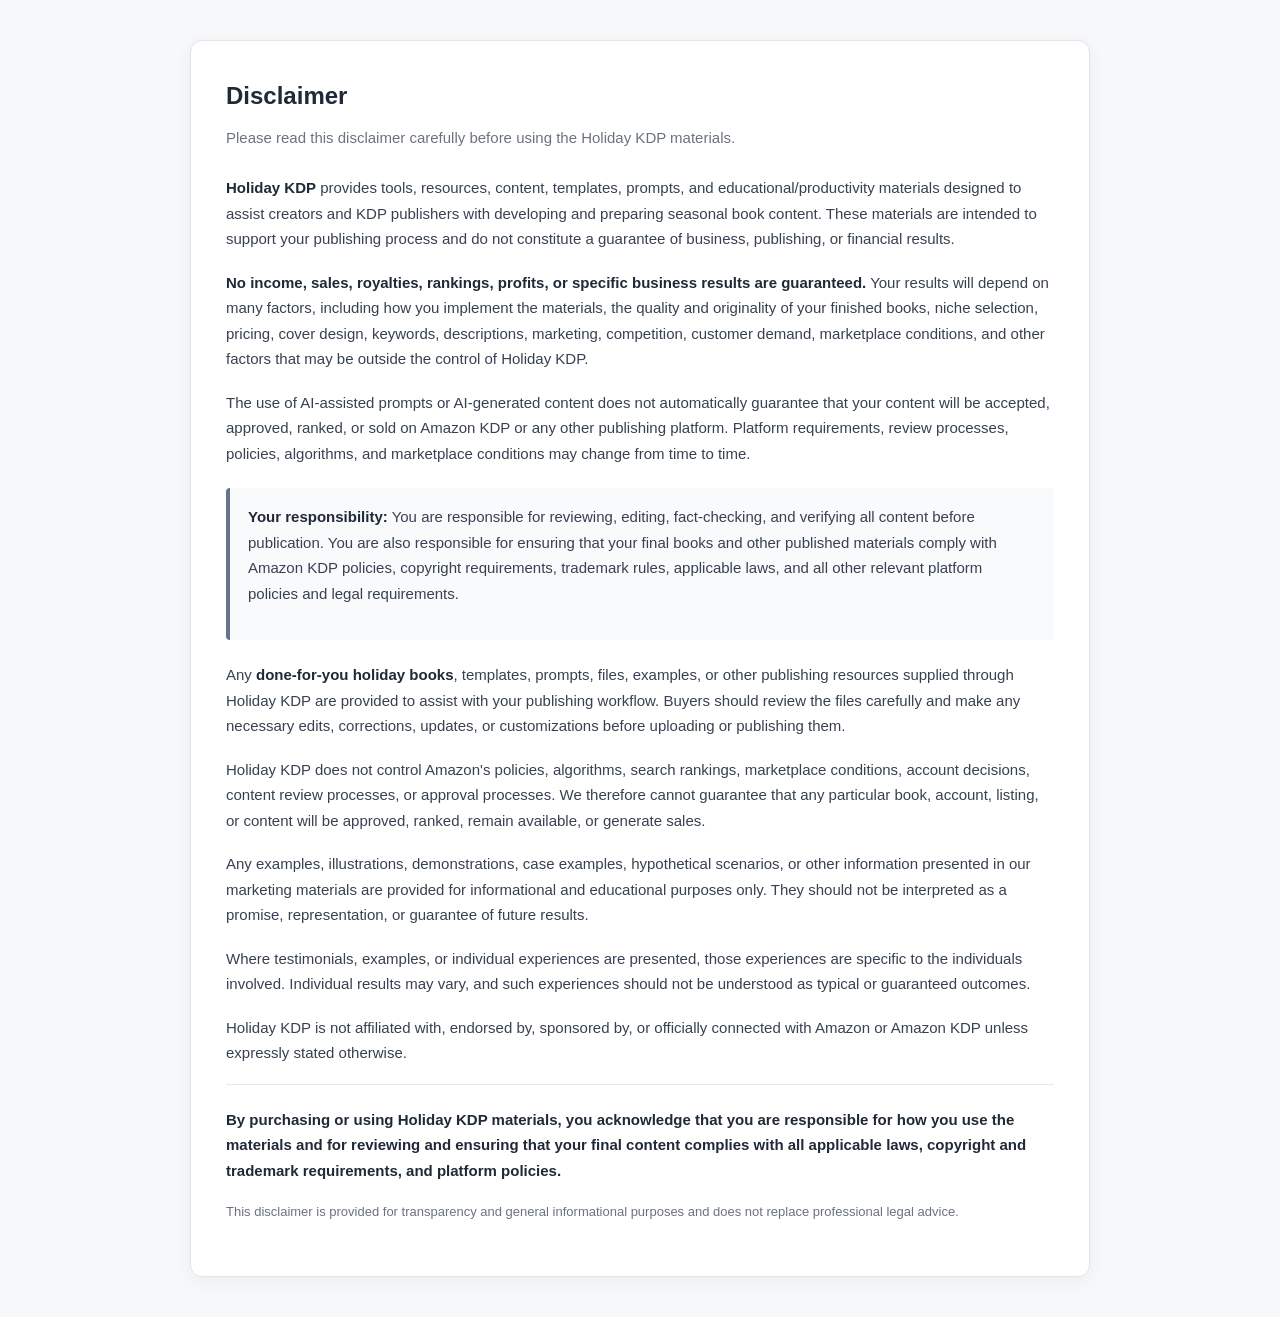
<file: disclaimer.html>
<!DOCTYPE html>
<html lang="en">
<head>
  <meta charset="UTF-8">
  <meta name="viewport" content="width=device-width, initial-scale=1.0">

  <title>Holiday KDP - Disclaimer</title>

  <style>
    /* =========================================
       HOLIDAY KDP DISCLAIMER
       ALL CSS IS INCLUDED IN THIS FILE
    ========================================= */

    * {
      box-sizing: border-box;
    }

    body {
      margin: 0;
      padding: 40px 20px;
      background: #f7f8fa;
      font-family: Arial, Helvetica, sans-serif;
      color: #333;
      line-height: 1.7;
    }

    .disclaimer-wrapper {
      width: 100%;
      max-width: 900px;
      margin: 0 auto;
    }

    .disclaimer-box {
      background: #ffffff;
      border: 1px solid #e2e5e9;
      border-radius: 12px;
      padding: 35px;
      box-shadow: 0 4px 18px rgba(0, 0, 0, 0.05);
    }

    .disclaimer-heading {
      margin: 0 0 8px;
      font-size: 24px;
      font-weight: 700;
      color: #1f2937;
    }

    .disclaimer-intro {
      margin: 0 0 25px;
      color: #6b7280;
      font-size: 15px;
    }

    .disclaimer-content {
      font-size: 15px;
      color: #374151;
    }

    .disclaimer-content p {
      margin: 0 0 18px;
    }

    .disclaimer-content strong {
      color: #1f2937;
    }

    .disclaimer-content ul {
      margin: 10px 0 20px 22px;
      padding: 0;
    }

    .disclaimer-content li {
      margin-bottom: 8px;
    }

    .important-note {
      background: #f8fafc;
      border-left: 4px solid #64748b;
      padding: 16px 18px;
      margin: 22px 0;
      border-radius: 4px;
    }

    .responsibility {
      margin-top: 25px;
      padding-top: 22px;
      border-top: 1px solid #e5e7eb;
      font-weight: 600;
      color: #1f2937;
    }

    .footer-note {
      margin-top: 22px;
      font-size: 13px;
      color: #6b7280;
    }

    /* Optional mobile-friendly styling */

    @media (max-width: 600px) {
      body {
        padding: 20px 12px;
      }

      .disclaimer-box {
        padding: 24px 20px;
      }

      .disclaimer-heading {
        font-size: 21px;
      }

      .disclaimer-content {
        font-size: 14px;
      }
    }

    /* Optional toggle button */

    .toggle-button {
      display: none;
      margin-top: 15px;
      padding: 10px 16px;
      border: 1px solid #d1d5db;
      border-radius: 6px;
      background: #ffffff;
      color: #374151;
      cursor: pointer;
      font-size: 14px;
    }

    .toggle-button:hover {
      background: #f3f4f6;
    }

    .disclaimer-content.collapsed {
      display: none;
    }
  </style>
</head>

<body>

  <div class="disclaimer-wrapper">

    <section class="disclaimer-box">

      <h2 class="disclaimer-heading">
        Disclaimer
      </h2>

      <p class="disclaimer-intro">
        Please read this disclaimer carefully before using the Holiday KDP materials.
      </p>

      <div class="disclaimer-content" id="disclaimerContent">

        <p>
          <strong>Holiday KDP</strong> provides tools, resources, content, templates,
          prompts, and educational/productivity materials designed to assist creators
          and KDP publishers with developing and preparing seasonal book content.
          These materials are intended to support your publishing process and do not
          constitute a guarantee of business, publishing, or financial results.
        </p>

        <p>
          <strong>No income, sales, royalties, rankings, profits, or specific business
          results are guaranteed.</strong> Your results will depend on many factors,
          including how you implement the materials, the quality and originality of
          your finished books, niche selection, pricing, cover design, keywords,
          descriptions, marketing, competition, customer demand, marketplace
          conditions, and other factors that may be outside the control of Holiday KDP.
        </p>

        <p>
          The use of AI-assisted prompts or AI-generated content does not automatically
          guarantee that your content will be accepted, approved, ranked, or sold on
          Amazon KDP or any other publishing platform. Platform requirements,
          review processes, policies, algorithms, and marketplace conditions may
          change from time to time.
        </p>

        <div class="important-note">

          <p>
            <strong>Your responsibility:</strong> You are responsible for reviewing,
            editing, fact-checking, and verifying all content before publication.
            You are also responsible for ensuring that your final books and other
            published materials comply with Amazon KDP policies, copyright
            requirements, trademark rules, applicable laws, and all other relevant
            platform policies and legal requirements.
          </p>

        </div>

        <p>
          Any <strong>done-for-you holiday books</strong>, templates, prompts, files,
          examples, or other publishing resources supplied through Holiday KDP are
          provided to assist with your publishing workflow. Buyers should review the
          files carefully and make any necessary edits, corrections, updates, or
          customizations before uploading or publishing them.
        </p>

        <p>
          Holiday KDP does not control Amazon's policies, algorithms, search rankings,
          marketplace conditions, account decisions, content review processes, or
          approval processes. We therefore cannot guarantee that any particular book,
          account, listing, or content will be approved, ranked, remain available, or
          generate sales.
        </p>

        <p>
          Any examples, illustrations, demonstrations, case examples, hypothetical
          scenarios, or other information presented in our marketing materials are
          provided for informational and educational purposes only. They should not
          be interpreted as a promise, representation, or guarantee of future results.
        </p>

        <p>
          Where testimonials, examples, or individual experiences are presented,
          those experiences are specific to the individuals involved. Individual
          results may vary, and such experiences should not be understood as typical
          or guaranteed outcomes.
        </p>

        <p>
          Holiday KDP is not affiliated with, endorsed by, sponsored by, or officially
          connected with Amazon or Amazon KDP unless expressly stated otherwise.
        </p>

        <p class="responsibility">
          By purchasing or using Holiday KDP materials, you acknowledge that you are
          responsible for how you use the materials and for reviewing and ensuring
          that your final content complies with all applicable laws, copyright and
          trademark requirements, and platform policies.
        </p>

        <p class="footer-note">
          This disclaimer is provided for transparency and general informational
          purposes and does not replace professional legal advice.
        </p>

      </div>

    </section>

  </div>

  <script>
    /* =========================================
       HOLIDAY KDP DISCLAIMER
       ALL JAVASCRIPT IS INCLUDED IN THIS FILE

       No external libraries are required.
    ========================================= */

    document.addEventListener("DOMContentLoaded", function () {

      // The disclaimer is intentionally displayed in full by default.
      // This script is available if you later want to add
      // expand/collapse functionality.

      const disclaimer = document.getElementById("disclaimerContent");

      if (disclaimer) {
        disclaimer.classList.remove("collapsed");
      }

    });
  </script>

</body>
</html>
</file>
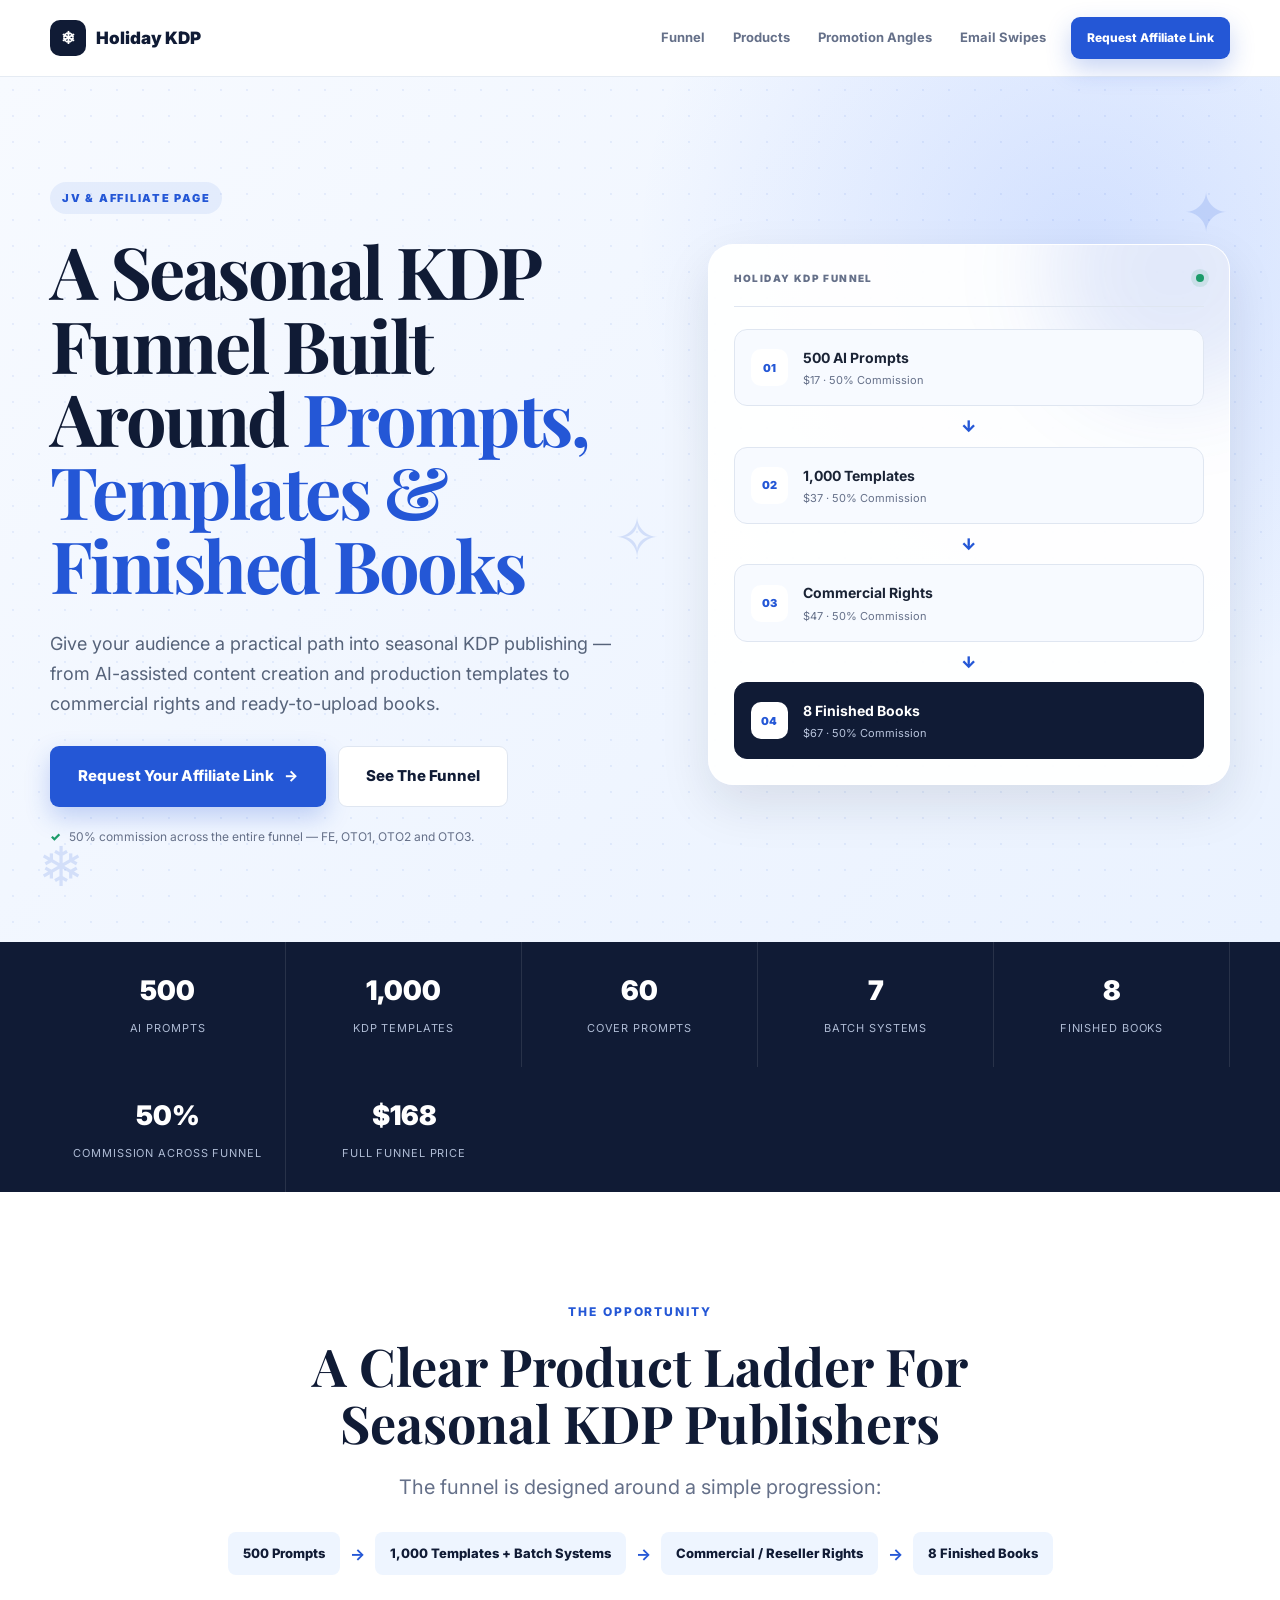
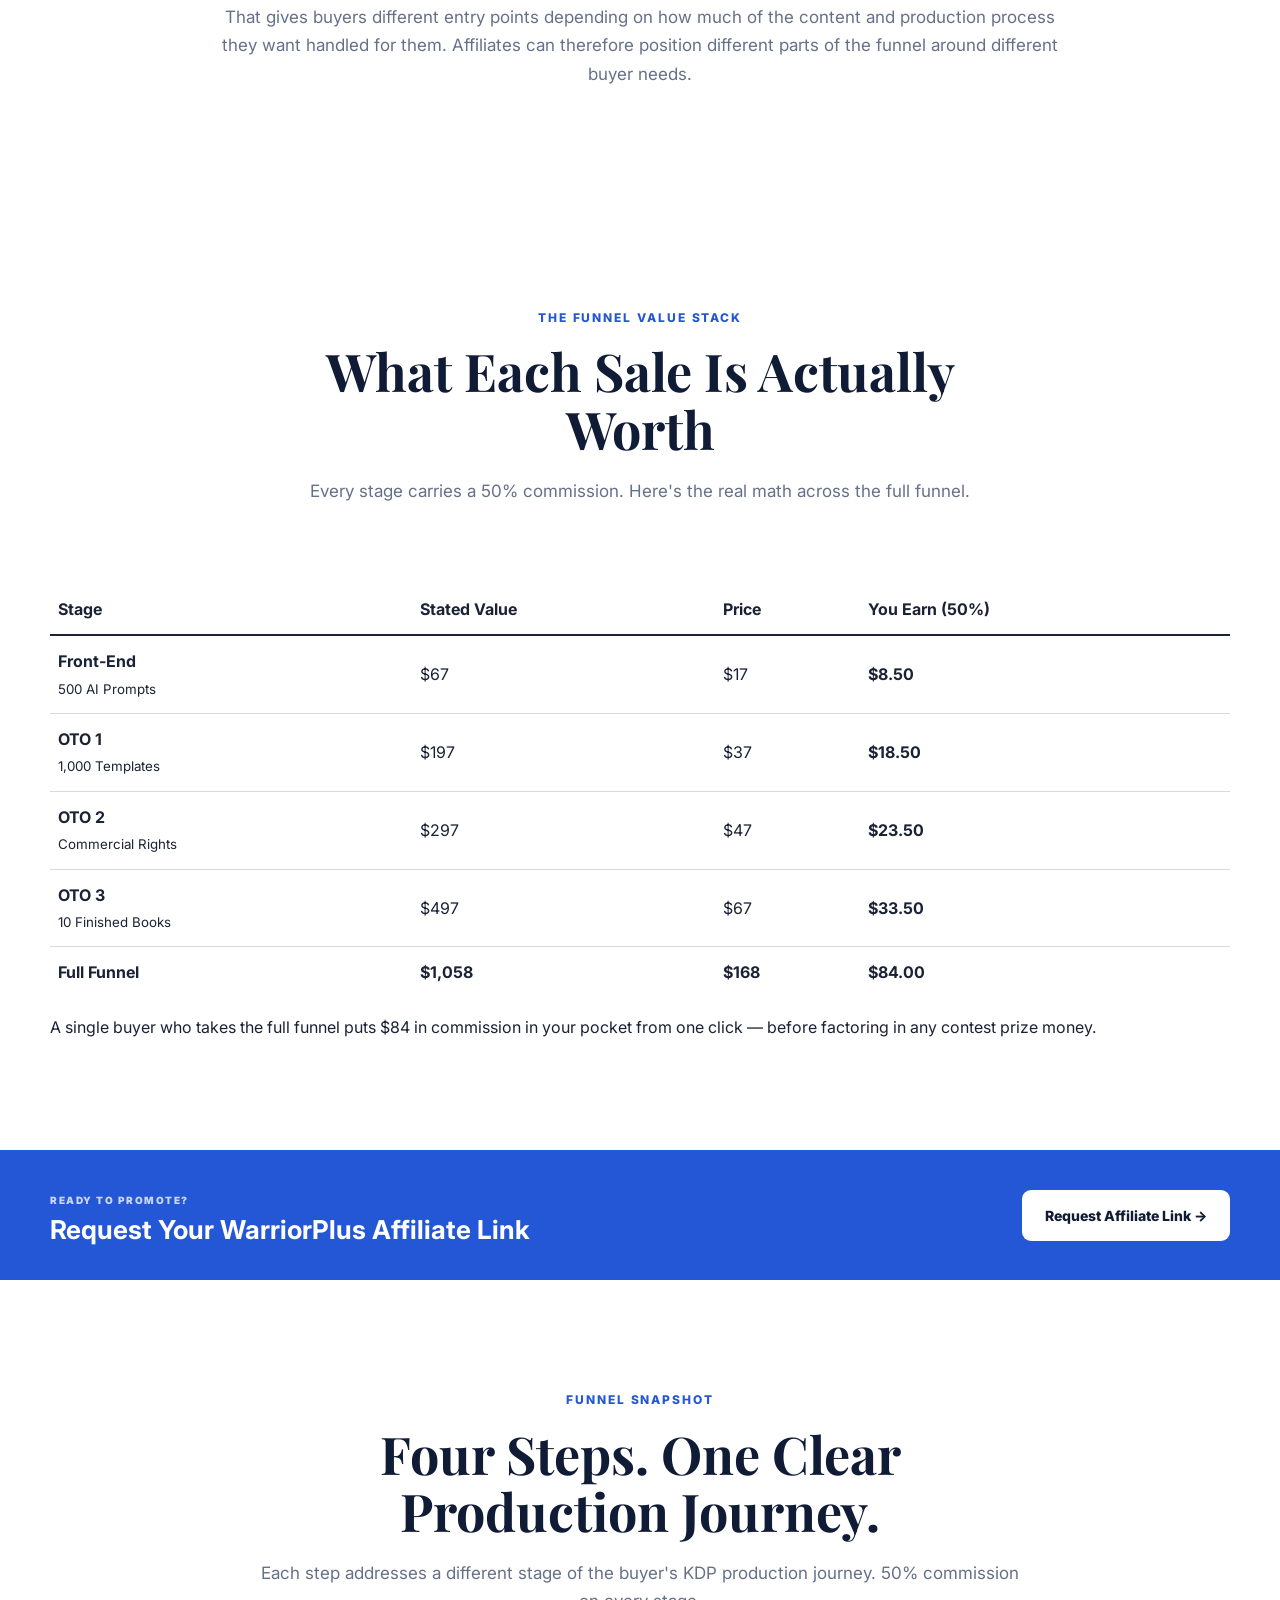
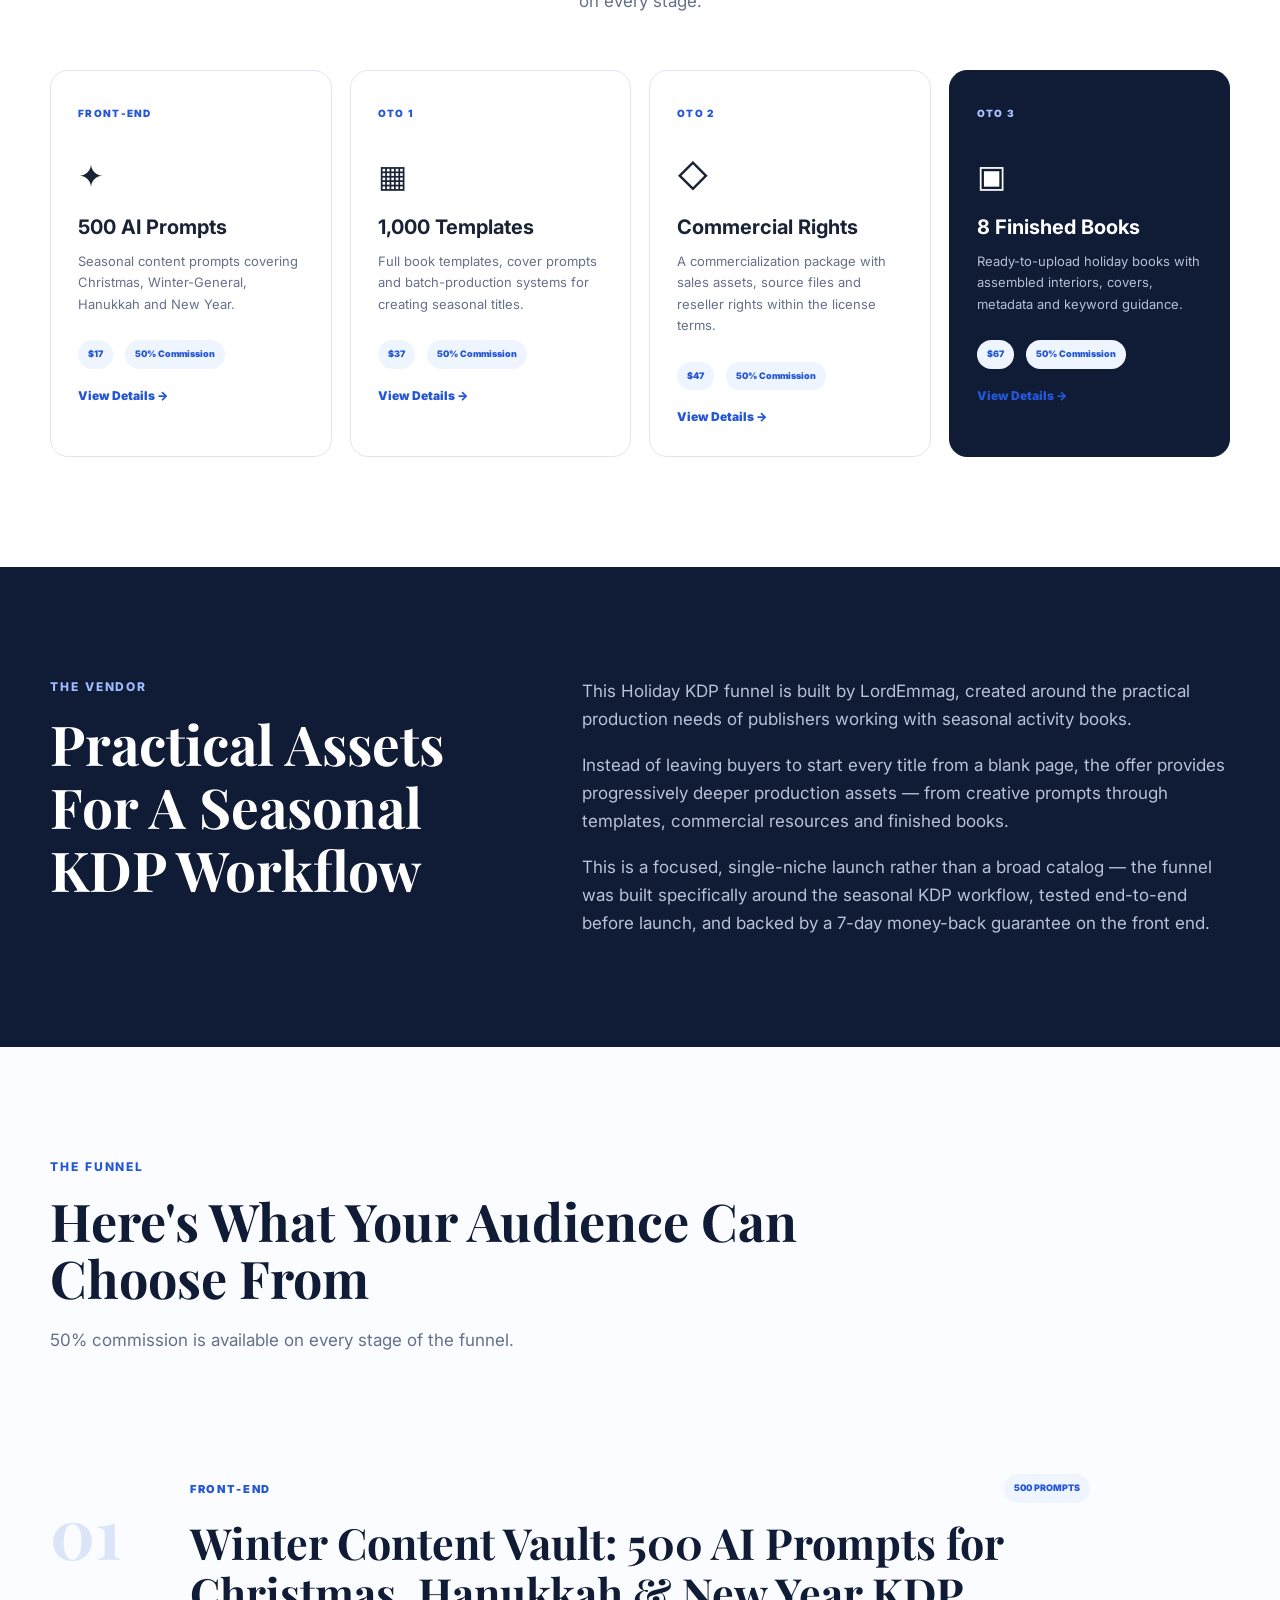
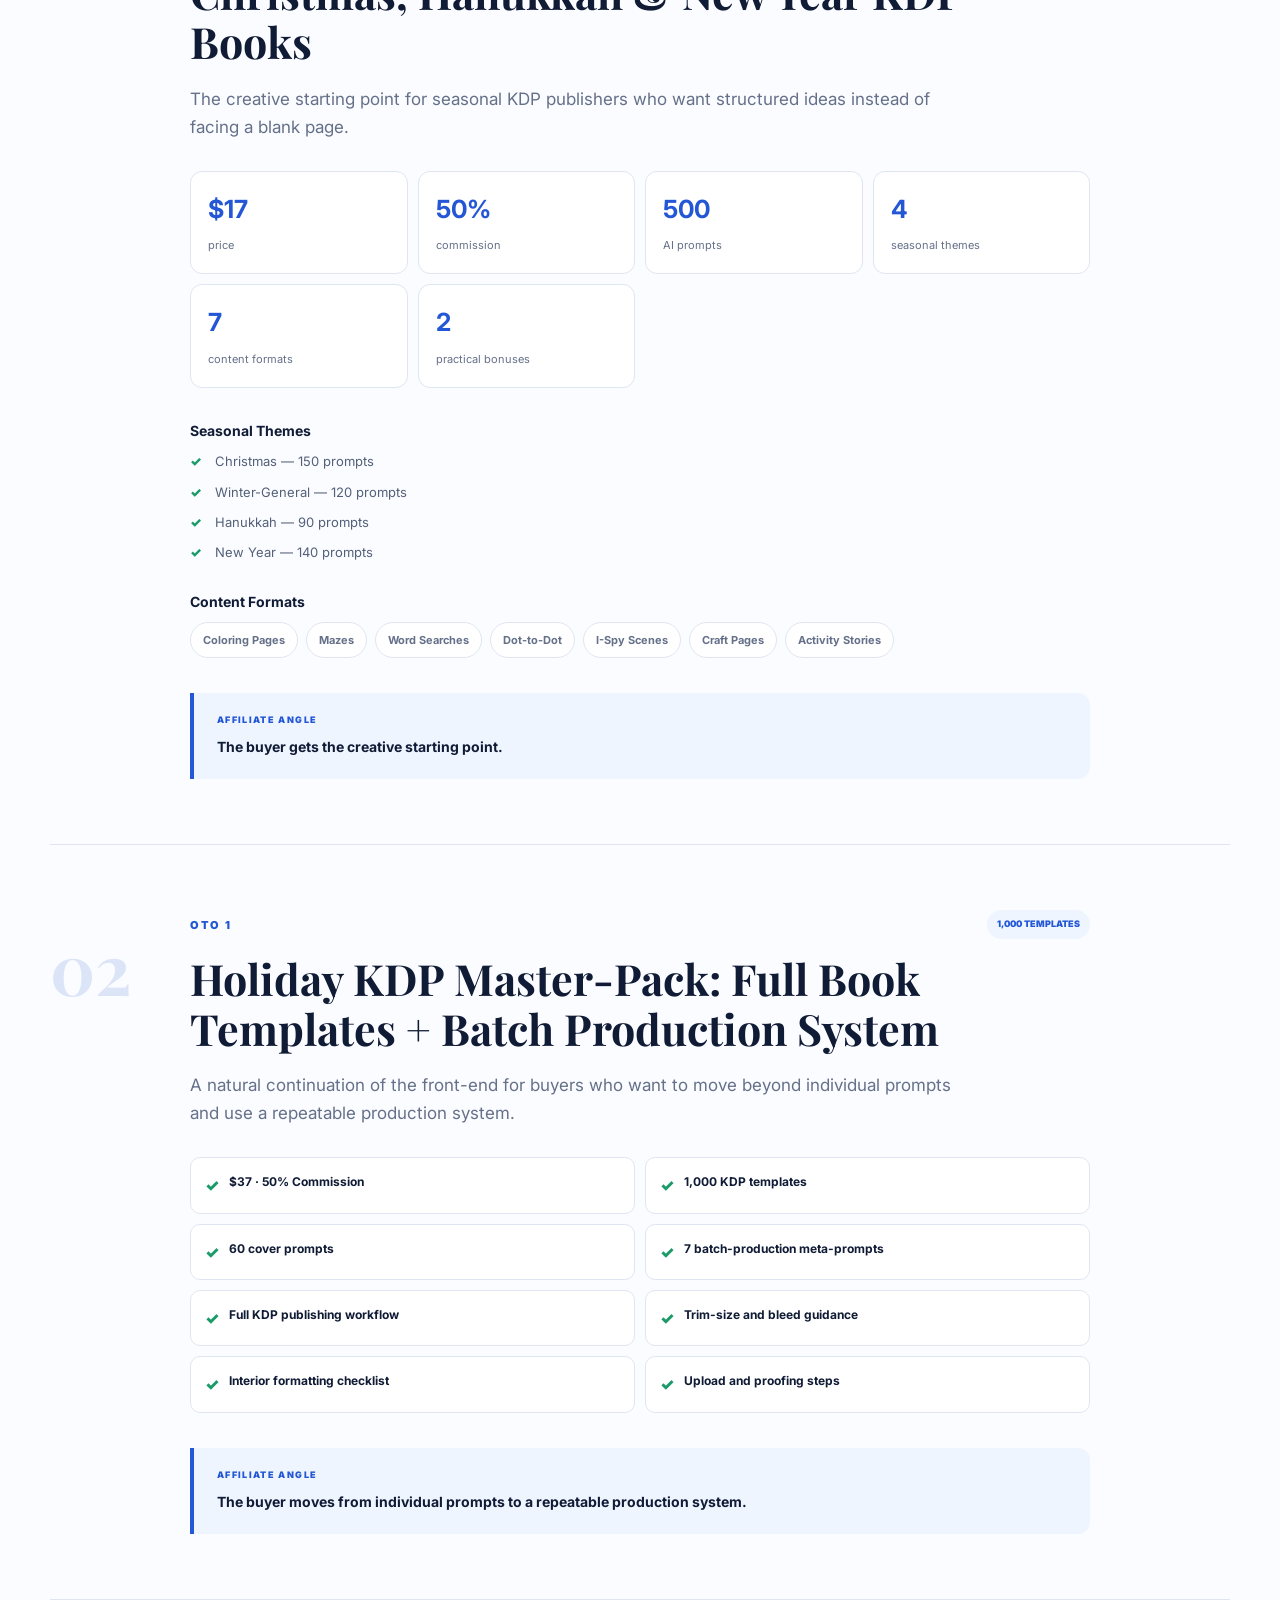
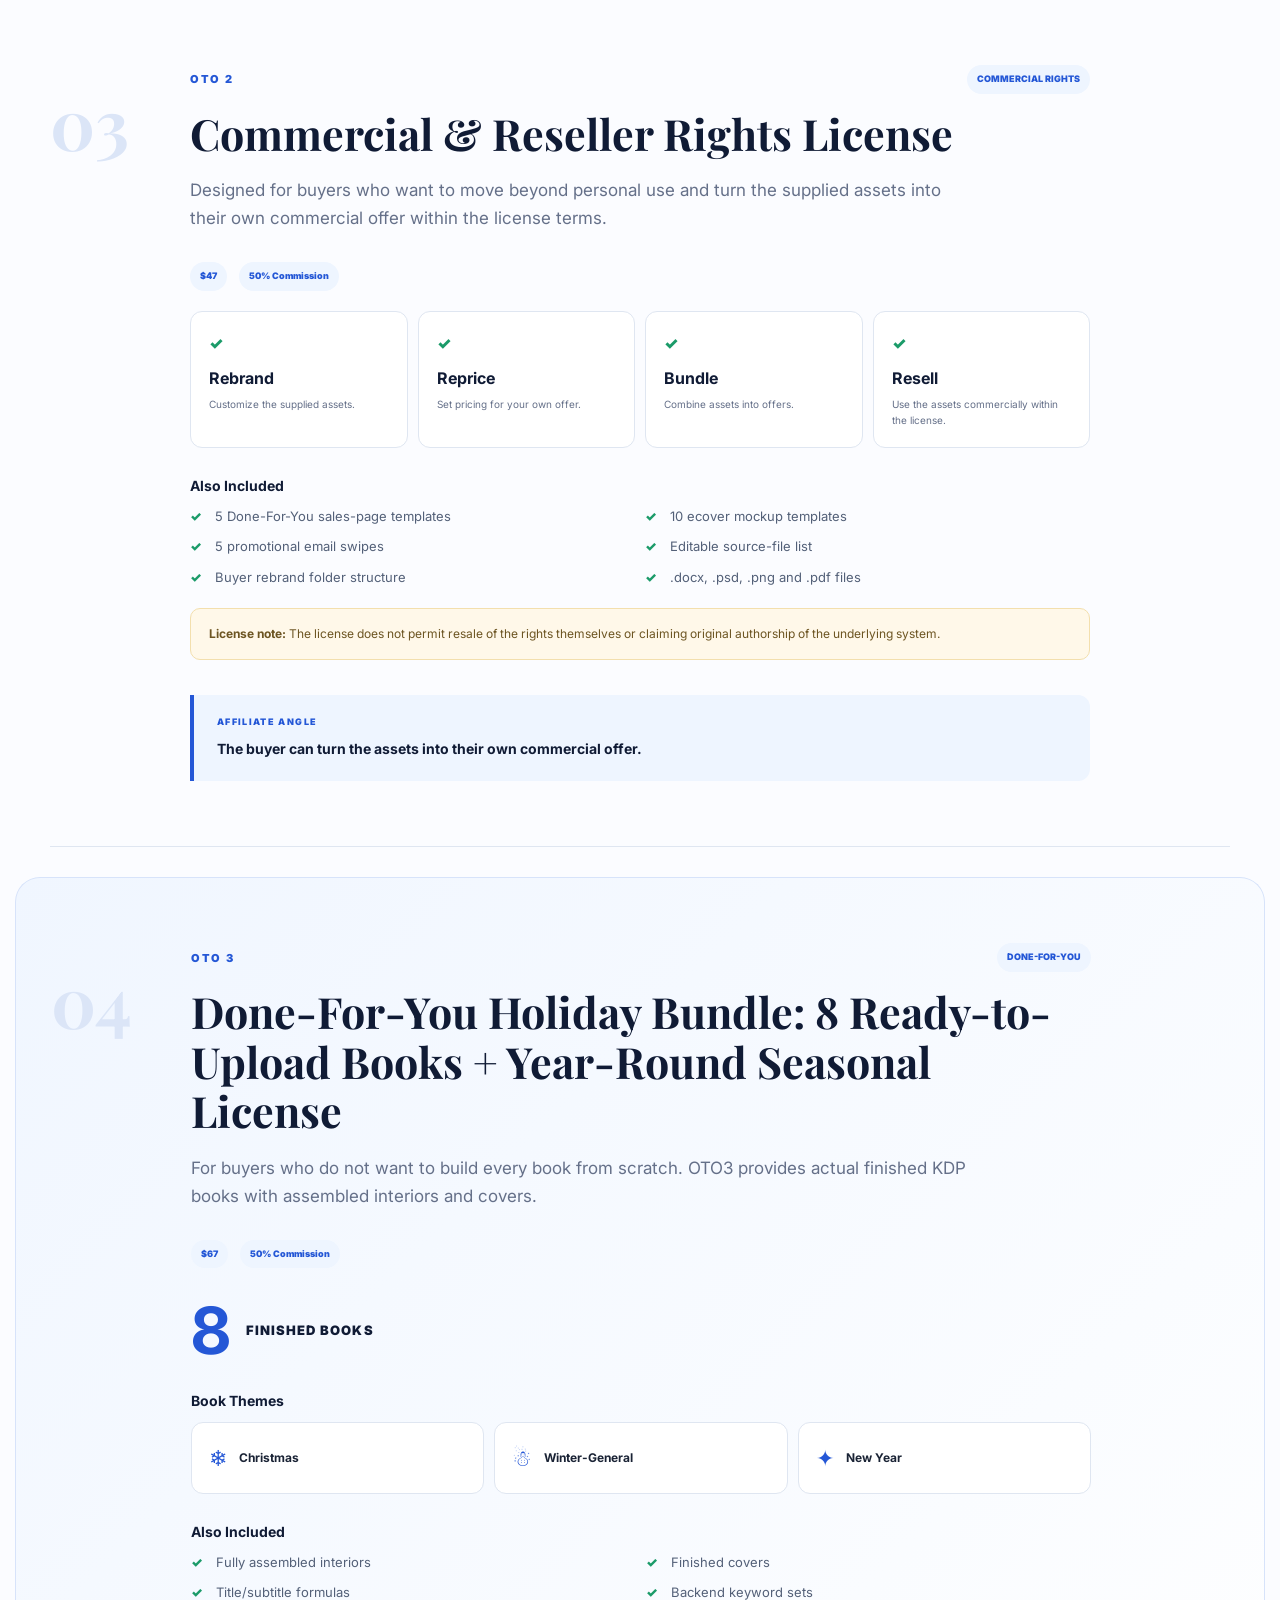
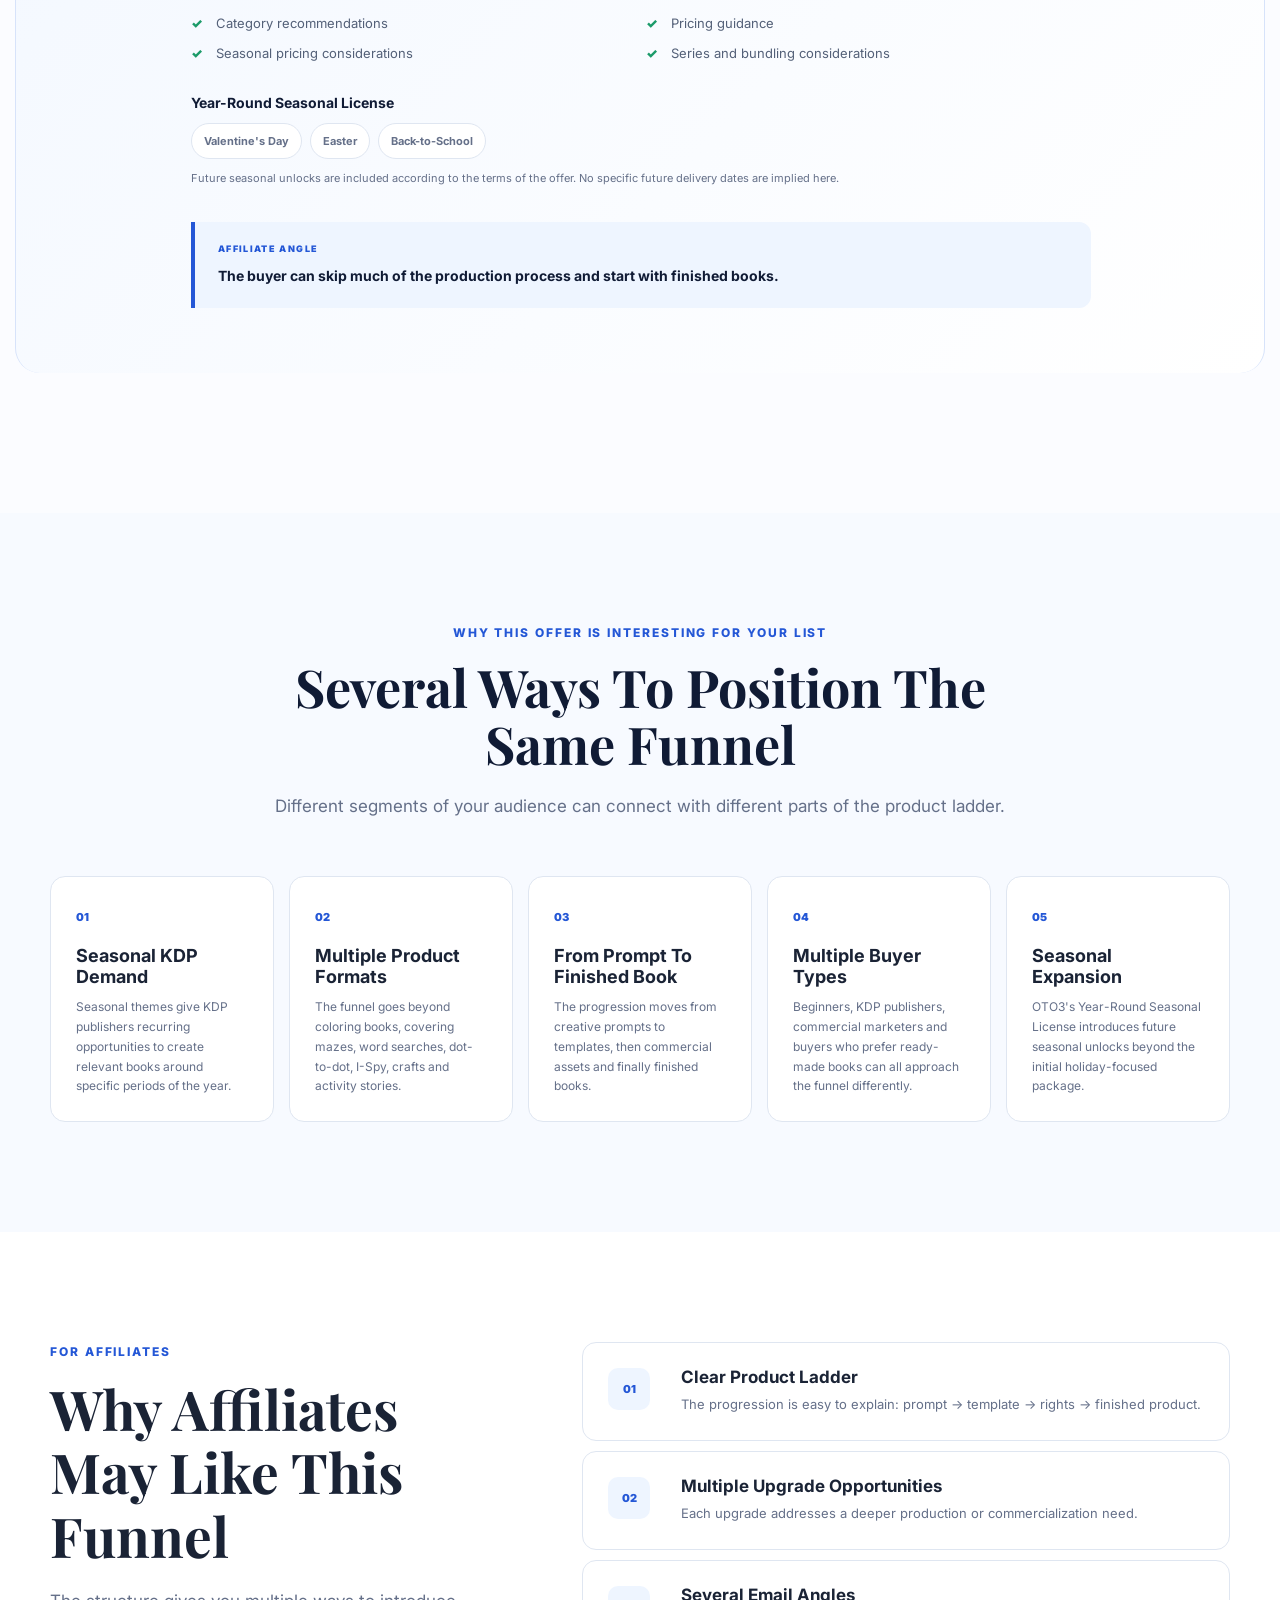
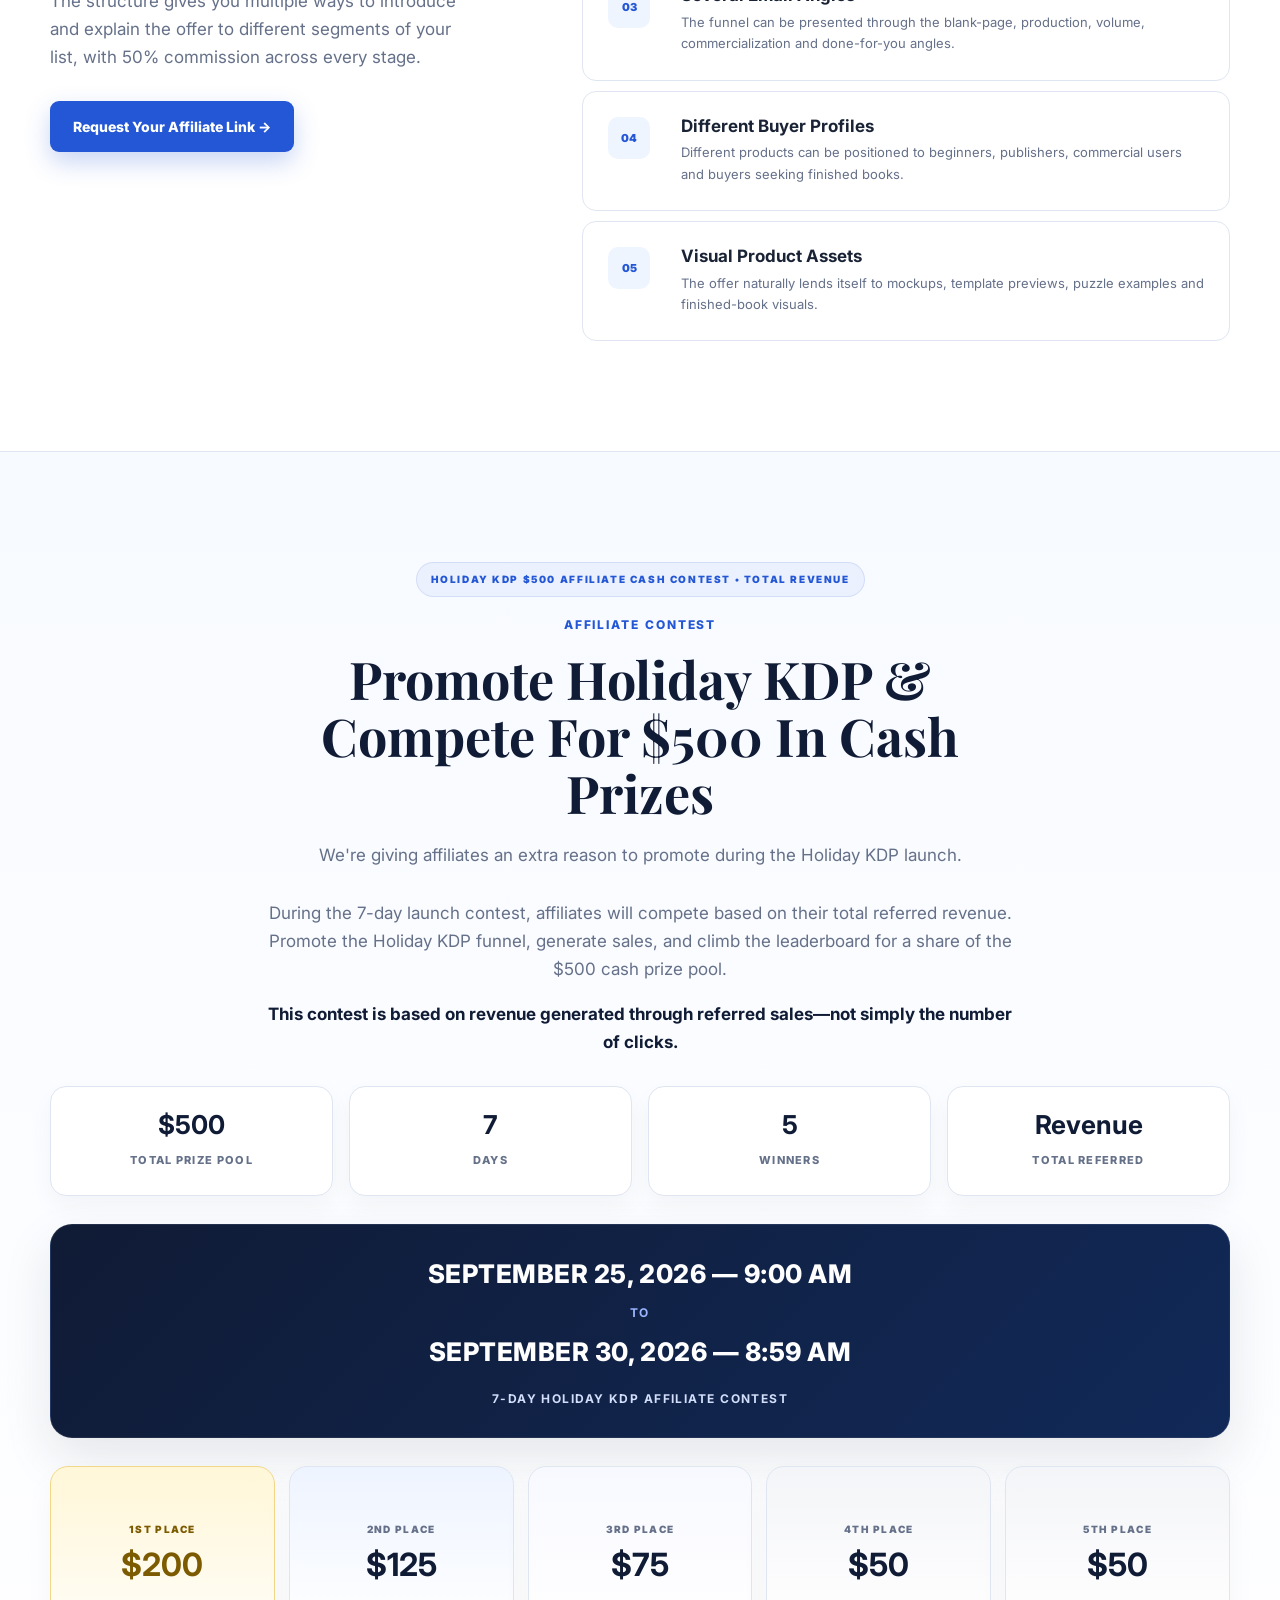
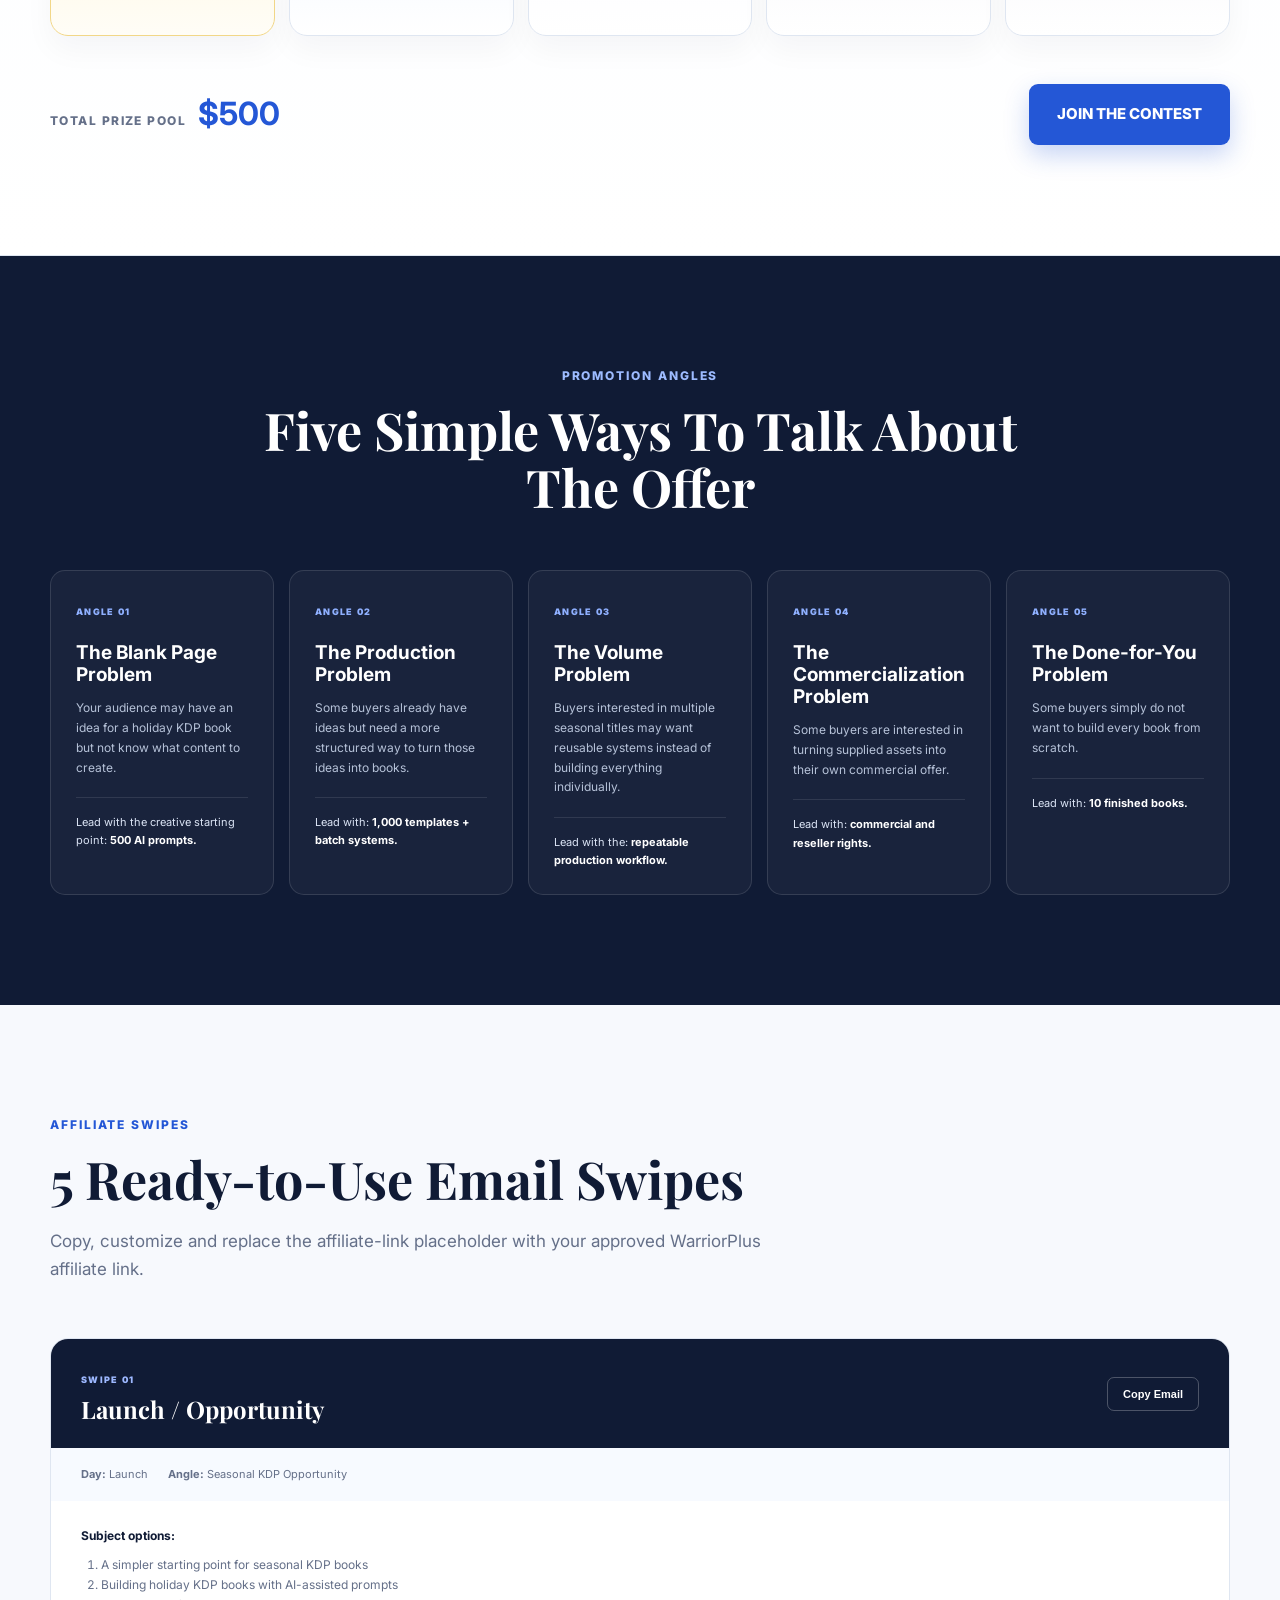
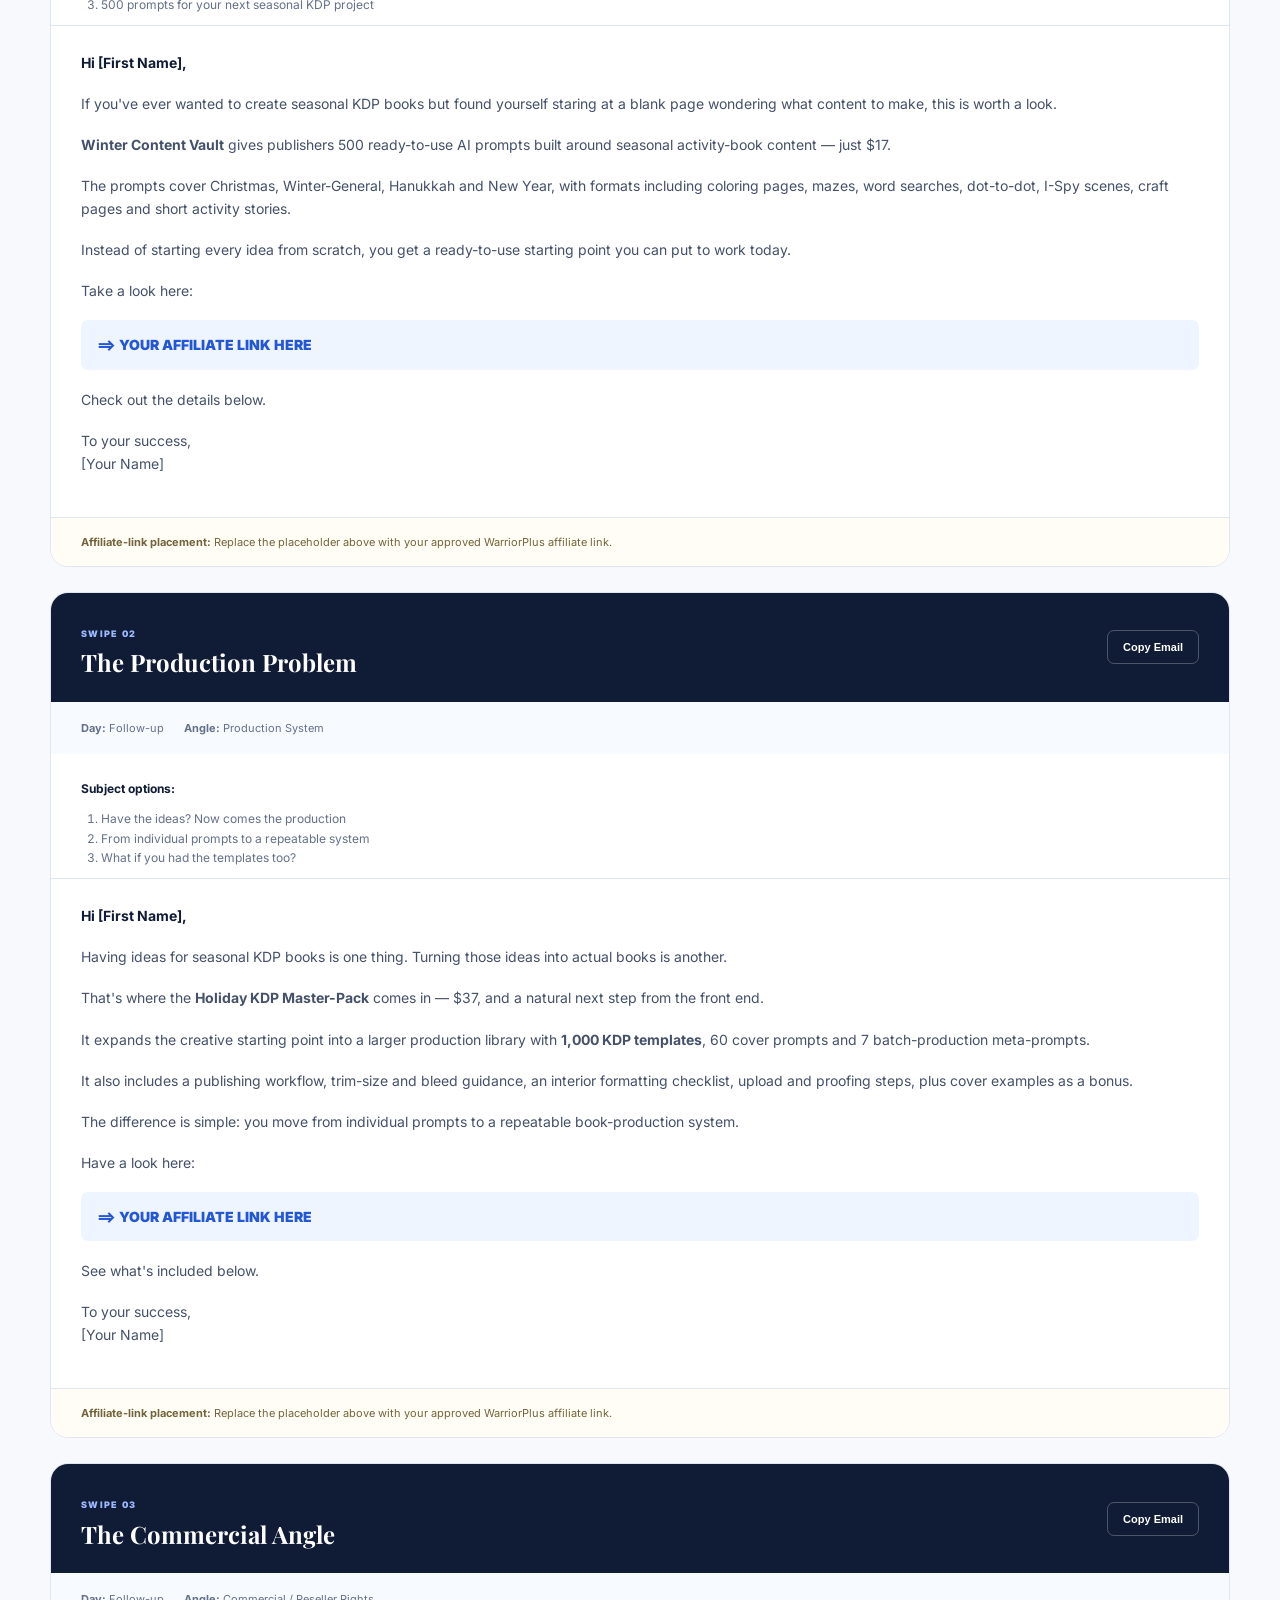
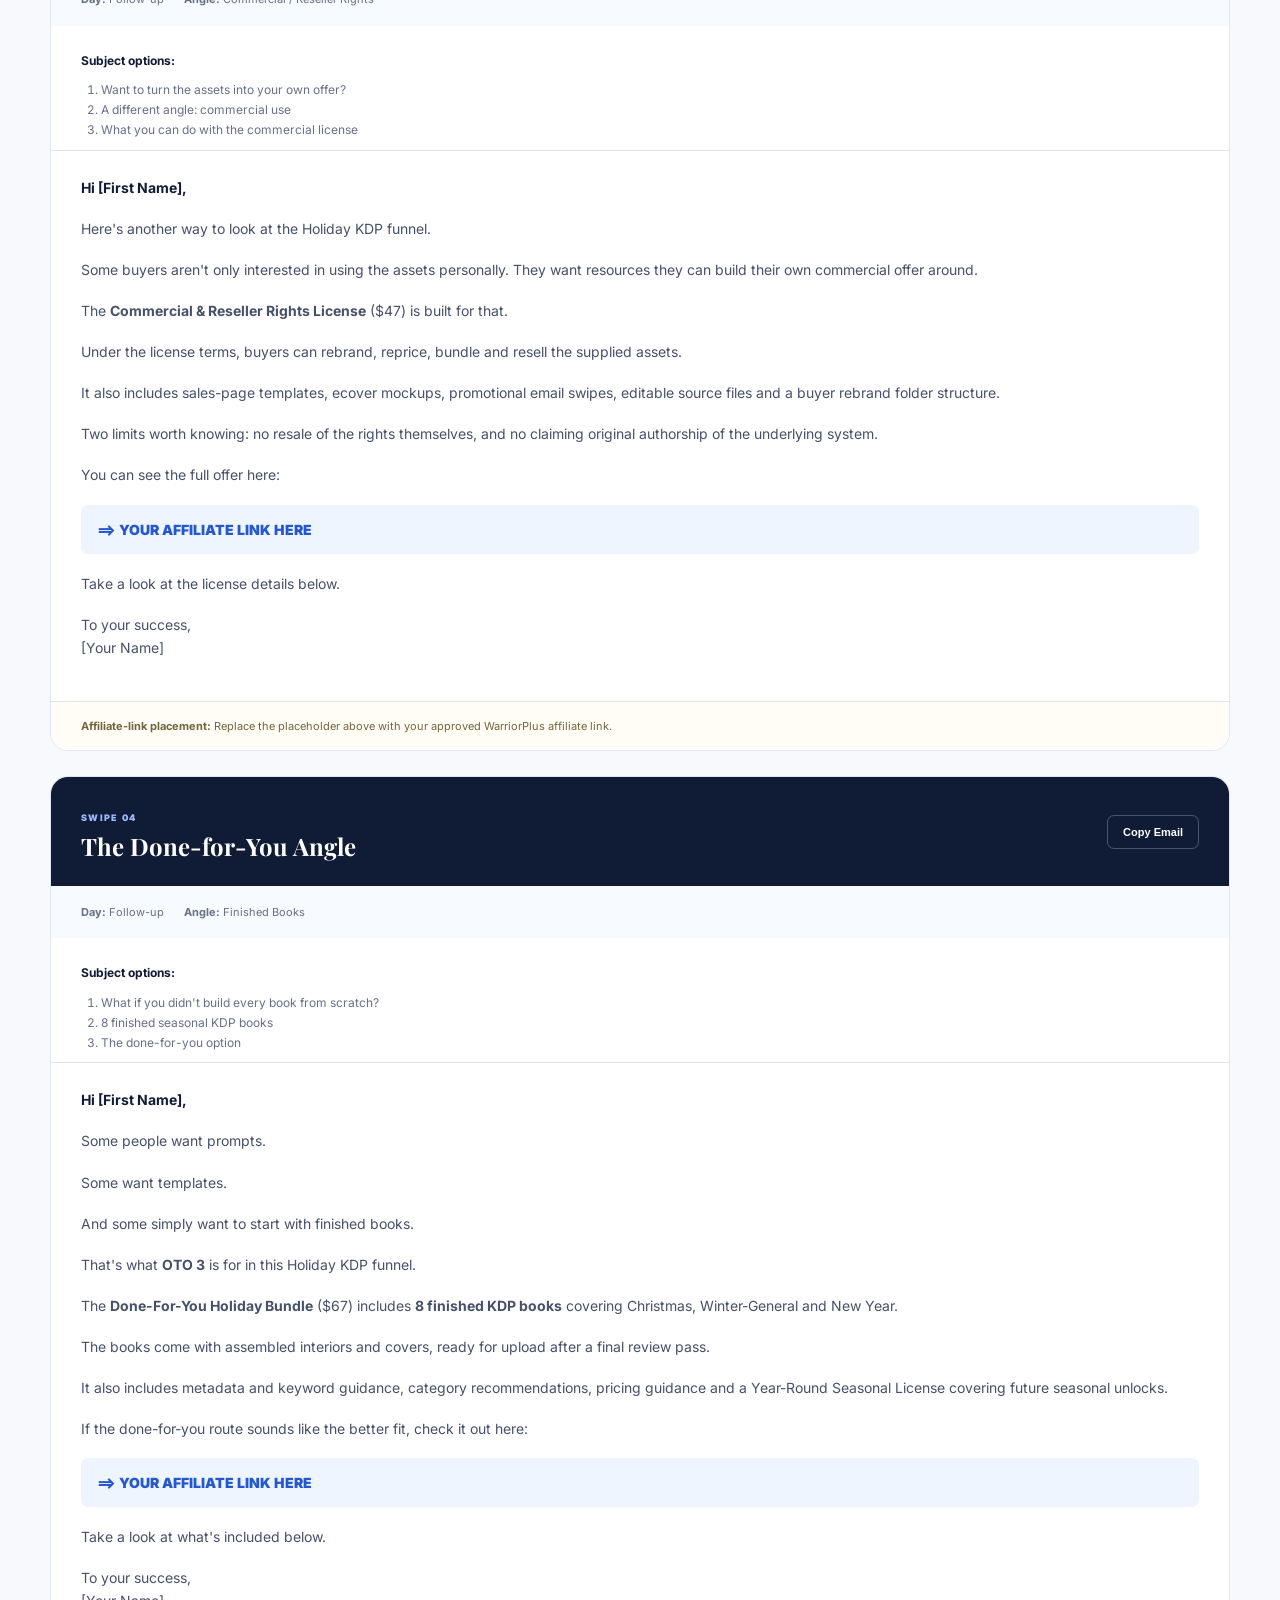
<file: jvpage.html>
<!DOCTYPE html>
<html lang="en">
<head>
    <meta charset="UTF-8">
    <meta name="viewport" content="width=device-width, initial-scale=1.0">
 
    <title>JV & Affiliate Page | Holiday KDP Funnel</title>
 
    <meta
        name="description"
        content="Affiliate information and promotional resources for the Holiday KDP Funnel."
    >
 
    <link rel="preconnect" href="https://fonts.googleapis.com">
    <link rel="preconnect" href="https://fonts.gstatic.com" crossorigin>
 
    <link
        href="https://fonts.googleapis.com/css2?family=Inter:wght@400;500;600;700;800;900&family=Playfair+Display:wght@600;700;800&display=swap"
        rel="stylesheet"
    >
 
    <link rel="stylesheet" href="Assets/css/style4.css">
</head>
 
<body>
 
<!-- =========================================================
     HEADER
========================================================= -->
 
<header class="site-header">
    <div class="container header-inner">
 
        <a href="#" class="brand">
            <span class="brand-mark">❄</span>
            <span>Holiday KDP</span>
        </a>
 
        <nav class="desktop-nav">
            <a href="#funnel">Funnel</a>
            <a href="#products">Products</a>
            <a href="#angles">Promotion Angles</a>
            <a href="#swipes">Email Swipes</a>
        </nav>
 
        <a
            href="https://warriorplus.com/affiliate/contest/ng7xv"
            target="_blank"
            rel="noopener noreferrer"
            class="btn btn-small btn-primary"
        >
            Request Affiliate Link
        </a>
 
    </div>
</header>
 
 
<!-- =========================================================
     HERO
========================================================= -->
 
<section class="hero">
 
    <div class="hero-decoration hero-decoration-one">✦</div>
    <div class="hero-decoration hero-decoration-two">❄</div>
    <div class="hero-decoration hero-decoration-three">✧</div>
 
    <div class="container hero-grid">
 
        <div class="hero-content">
 
            <div class="eyebrow">
                JV & AFFILIATE PAGE
            </div>
 
            <h1>
                A Seasonal KDP Funnel Built Around
                <span>Prompts, Templates & Finished Books</span>
            </h1>
 
            <p class="hero-text">
                Give your audience a practical path into seasonal KDP publishing —
                from AI-assisted content creation and production templates to
                commercial rights and ready-to-upload books.
            </p>
 
            <div class="hero-actions">
 
                <a
                    href="https://warriorplus.com/affiliate/contest/ng7xv"
                    target="_blank"
                    rel="noopener noreferrer"
                    class="btn btn-primary btn-large"
                >
                    Request Your Affiliate Link
                    <span>→</span>
                </a>
 
                <a href="#funnel" class="btn btn-secondary btn-large">
                    See The Funnel
                </a>
 
            </div>
 
            <div class="hero-note">
                <span>✓</span>
                50% commission across the entire funnel — FE, OTO1, OTO2 and OTO3.
            </div>
 
        </div>
 
 
        <div class="hero-card">
 
            <div class="card-glow"></div>
 
            <div class="hero-card-top">
                <span>HOLIDAY KDP FUNNEL</span>
                <span class="status-dot"></span>
            </div>
 
            <div class="hero-card-main">
 
                <div class="funnel-mini-item">
                    <div class="mini-number">01</div>
                    <div>
                        <strong>500 AI Prompts</strong>
                        <small>$17 &middot; 50% Commission</small>
                    </div>
                </div>
 
                <div class="funnel-arrow">↓</div>
 
                <div class="funnel-mini-item">
                    <div class="mini-number">02</div>
                    <div>
                        <strong>1,000 Templates</strong>
                        <small>$37 &middot; 50% Commission</small>
                    </div>
                </div>
 
                <div class="funnel-arrow">↓</div>
 
                <div class="funnel-mini-item">
                    <div class="mini-number">03</div>
                    <div>
                        <strong>Commercial Rights</strong>
                        <small>$47 &middot; 50% Commission</small>
                    </div>
                </div>
 
                <div class="funnel-arrow">↓</div>
 
                <div class="funnel-mini-item highlight">
                    <div class="mini-number">04</div>
                    <div>
                        <strong>8 Finished Books</strong>
                        <small>$67 &middot; 50% Commission</small>
                    </div>
                </div>
 
            </div>
 
        </div>
 
    </div>
</section>
 
 
<!-- =========================================================
     QUICK STATS
========================================================= -->
 
<section class="quick-stats">
 
    <div class="container stats-grid">
 
        <div class="stat">
            <strong>500</strong>
            <span>AI Prompts</span>
        </div>
 
        <div class="stat">
            <strong>1,000</strong>
            <span>KDP Templates</span>
        </div>
 
        <div class="stat">
            <strong>60</strong>
            <span>Cover Prompts</span>
        </div>
 
        <div class="stat">
            <strong>7</strong>
            <span>Batch Systems</span>
        </div>
 
        <div class="stat">
            <strong>8</strong>
            <span>Finished Books</span>
        </div>
 
        <div class="stat">
            <strong>50%</strong>
            <span>Commission Across Funnel</span>
        </div>
 
        <div class="stat">
            <strong>$168</strong>
            <span>Full Funnel Price</span>
        </div>
 
    </div>
 
</section>
 
 
<!-- =========================================================
     INTRO
========================================================= -->
 
<section class="section intro-section">
 
    <div class="container narrow">
 
        <div class="section-label">THE OPPORTUNITY</div>
 
        <h2>
            A Clear Product Ladder For Seasonal KDP Publishers
        </h2>
 
        <p class="lead">
            The funnel is designed around a simple progression:
        </p>
 
        <div class="progression">
            <span>500 Prompts</span>
            <b>→</b>
            <span>1,000 Templates + Batch Systems</span>
            <b>→</b>
            <span>Commercial / Reseller Rights</span>
            <b>→</b>
            <span>8 Finished Books</span>
        </div>
 
        <p>
            That gives buyers different entry points depending on how much of
            the content and production process they want handled for them.
            Affiliates can therefore position different parts of the funnel
            around different buyer needs.
        </p>
 
    </div>
 
</section>
 
 
<!-- =========================================================
     VALUE STACK
========================================================= -->
 
<section class="section">
 
    <div class="container">
 
        <div class="section-heading center">
            <div class="section-label">THE FUNNEL VALUE STACK</div>
            <h2>What Each Sale Is Actually Worth</h2>
            <p>
                Every stage carries a 50% commission. Here's the real math
                across the full funnel.
            </p>
        </div>
 
        <div style="overflow-x:auto;">
            <table style="width:100%; border-collapse:collapse; margin-top:1.5rem; font-family:inherit;">
                <thead>
                    <tr style="border-bottom:2px solid currentColor;">
                        <th style="text-align:left; padding:0.75rem 0.5rem;">Stage</th>
                        <th style="text-align:left; padding:0.75rem 0.5rem;">Stated Value</th>
                        <th style="text-align:left; padding:0.75rem 0.5rem;">Price</th>
                        <th style="text-align:left; padding:0.75rem 0.5rem;">You Earn (50%)</th>
                    </tr>
                </thead>
                <tbody>
                    <tr style="border-bottom:1px solid rgba(128,128,128,0.3);">
                        <td style="padding:0.75rem 0.5rem;"><strong>Front-End</strong><br><small>500 AI Prompts</small></td>
                        <td style="padding:0.75rem 0.5rem;">$67</td>
                        <td style="padding:0.75rem 0.5rem;">$17</td>
                        <td style="padding:0.75rem 0.5rem;"><strong>$8.50</strong></td>
                    </tr>
                    <tr style="border-bottom:1px solid rgba(128,128,128,0.3);">
                        <td style="padding:0.75rem 0.5rem;"><strong>OTO 1</strong><br><small>1,000 Templates</small></td>
                        <td style="padding:0.75rem 0.5rem;">$197</td>
                        <td style="padding:0.75rem 0.5rem;">$37</td>
                        <td style="padding:0.75rem 0.5rem;"><strong>$18.50</strong></td>
                    </tr>
                    <tr style="border-bottom:1px solid rgba(128,128,128,0.3);">
                        <td style="padding:0.75rem 0.5rem;"><strong>OTO 2</strong><br><small>Commercial Rights</small></td>
                        <td style="padding:0.75rem 0.5rem;">$297</td>
                        <td style="padding:0.75rem 0.5rem;">$47</td>
                        <td style="padding:0.75rem 0.5rem;"><strong>$23.50</strong></td>
                    </tr>
                    <tr style="border-bottom:1px solid rgba(128,128,128,0.3);">
                        <td style="padding:0.75rem 0.5rem;"><strong>OTO 3</strong><br><small>10 Finished Books</small></td>
                        <td style="padding:0.75rem 0.5rem;">$497</td>
                        <td style="padding:0.75rem 0.5rem;">$67</td>
                        <td style="padding:0.75rem 0.5rem;"><strong>$33.50</strong></td>
                    </tr>
                    <tr>
                        <td style="padding:0.75rem 0.5rem;"><strong>Full Funnel</strong></td>
                        <td style="padding:0.75rem 0.5rem;"><strong>$1,058</strong></td>
                        <td style="padding:0.75rem 0.5rem;"><strong>$168</strong></td>
                        <td style="padding:0.75rem 0.5rem;"><strong>$84.00</strong></td>
                    </tr>
                </tbody>
            </table>
        </div>
 
        <p style="margin-top:1rem;">
            A single buyer who takes the full funnel puts $84 in commission
            in your pocket from one click — before factoring in any
            contest prize money.
        </p>
 
    </div>
 
</section>
 
 
<!-- =========================================================
     CTA
========================================================= -->
 
<section class="cta-strip">
 
    <div class="container cta-strip-inner">
 
        <div>
            <span class="cta-small">READY TO PROMOTE?</span>
            <h3>Request Your WarriorPlus Affiliate Link</h3>
        </div>
 
        <a
            href="https://warriorplus.com/affiliate/contest/ng7xv"
            target="_blank"
            rel="noopener noreferrer"
            class="btn btn-white"
        >
            Request Affiliate Link →
        </a>
 
    </div>
 
</section>
 
 
<!-- =========================================================
     FUNNEL SNAPSHOT
========================================================= -->
 
<section class="section" id="funnel">
 
    <div class="container">
 
        <div class="section-heading center">
            <div class="section-label">FUNNEL SNAPSHOT</div>
 
            <h2>
                Four Steps. One Clear Production Journey.
            </h2>
 
            <p>
                Each step addresses a different stage of the buyer's KDP
                production journey. 50% commission on every stage.
            </p>
        </div>
 
 
        <div class="snapshot-grid">
 
            <article class="snapshot-card">
 
                <span class="product-tag">FRONT-END</span>
 
                <div class="snapshot-icon">✦</div>
 
                <h3>500 AI Prompts</h3>
 
                <p>
                    Seasonal content prompts covering Christmas,
                    Winter-General, Hanukkah and New Year.
                </p>
 
                <div style="display:flex; gap:0.75rem; margin:0.75rem 0; flex-wrap:wrap;">
                    <span class="product-badge">$17</span>
                    <span class="product-badge">50% Commission</span>
                </div>
 
                <a href="#product-fe">View Details →</a>
 
            </article>
 
 
            <article class="snapshot-card">
 
                <span class="product-tag">OTO 1</span>
 
                <div class="snapshot-icon">▦</div>
 
                <h3>1,000 Templates</h3>
 
                <p>
                    Full book templates, cover prompts and batch-production
                    systems for creating seasonal titles.
                </p>
 
                <div style="display:flex; gap:0.75rem; margin:0.75rem 0; flex-wrap:wrap;">
                    <span class="product-badge">$37</span>
                    <span class="product-badge">50% Commission</span>
                </div>
 
                <a href="#product-oto1">View Details →</a>
 
            </article>
 
 
            <article class="snapshot-card">
 
                <span class="product-tag">OTO 2</span>
 
                <div class="snapshot-icon">◇</div>
 
                <h3>Commercial Rights</h3>
 
                <p>
                    A commercialization package with sales assets,
                    source files and reseller rights within the license terms.
                </p>
 
                <div style="display:flex; gap:0.75rem; margin:0.75rem 0; flex-wrap:wrap;">
                    <span class="product-badge">$47</span>
                    <span class="product-badge">50% Commission</span>
                </div>
 
                <a href="#product-oto2">View Details →</a>
 
            </article>
 
 
            <article class="snapshot-card featured">
 
                <span class="product-tag">OTO 3</span>
 
                <div class="snapshot-icon">▣</div>
 
                <h3>8 Finished Books</h3>
 
                <p>
                    Ready-to-upload holiday books with assembled interiors,
                    covers, metadata and keyword guidance.
                </p>
 
                <div style="display:flex; gap:0.75rem; margin:0.75rem 0; flex-wrap:wrap;">
                    <span class="product-badge">$67</span>
                    <span class="product-badge">50% Commission</span>
                </div>
 
                <a href="#product-oto3">View Details →</a>
 
            </article>
 
        </div>
 
    </div>
 
</section>
 
 
<!-- =========================================================
     VENDOR INTRO
========================================================= -->
 
<section class="section dark-section">
 
    <div class="container two-column">
 
        <div>
            <div class="section-label light">THE VENDOR</div>
 
            <h2>
                Practical Assets For A Seasonal KDP Workflow
            </h2>
        </div>
 
        <div>
 
            <p>
                This Holiday KDP funnel is built by LordEmmag, created around
                the practical production needs of publishers working with
                seasonal activity books.
            </p>
 
            <p>
                Instead of leaving buyers to start every title from a blank
                page, the offer provides progressively deeper production
                assets — from creative prompts through templates, commercial
                resources and finished books.
            </p>
 
            <p>
                This is a focused, single-niche launch rather than a broad
                catalog — the funnel was built specifically around the
                seasonal KDP workflow, tested end-to-end before launch, and
                backed by a 7-day money-back guarantee on the front end.
            </p>
 
        </div>
 
    </div>
 
</section>
 
 
<!-- =========================================================
     PRODUCTS
========================================================= -->
 
<section class="section products-section" id="products">
 
    <div class="container">
 
        <div class="section-heading">
            <div class="section-label">THE FUNNEL</div>
 
            <h2>
                Here's What Your Audience Can Choose From
            </h2>
 
            <p>
                50% commission is available on every stage of the funnel.
            </p>
        </div>
 
 
        <!-- FE -->
 
        <article class="product-block" id="product-fe">
 
            <div class="product-number">01</div>
 
            <div class="product-content">
 
                <div class="product-topline">
                    <span>FRONT-END</span>
                    <span class="product-badge">500 PROMPTS</span>
                </div>
 
                <h3>
                    Winter Content Vault: 500 AI Prompts for Christmas,
                    Hanukkah & New Year KDP Books
                </h3>
 
                <p class="product-intro">
                    The creative starting point for seasonal KDP publishers
                    who want structured ideas instead of facing a blank page.
                </p>
 
                <div class="feature-grid">
 
                    <div>
                        <strong>$17</strong>
                        <span>price</span>
                    </div>
 
                    <div>
                        <strong>50%</strong>
                        <span>commission</span>
                    </div>
 
                    <div>
                        <strong>500</strong>
                        <span>AI prompts</span>
                    </div>
 
                    <div>
                        <strong>4</strong>
                        <span>seasonal themes</span>
                    </div>
 
                    <div>
                        <strong>7</strong>
                        <span>content formats</span>
                    </div>
 
                    <div>
                        <strong>2</strong>
                        <span>practical bonuses</span>
                    </div>
 
                </div>
 
                <h4>Seasonal Themes</h4>
 
                <ul class="check-list">
                    <li>Christmas — 150 prompts</li>
                    <li>Winter-General — 120 prompts</li>
                    <li>Hanukkah — 90 prompts</li>
                    <li>New Year — 140 prompts</li>
                </ul>
 
                <h4>Content Formats</h4>
 
                <div class="pill-list">
                    <span>Coloring Pages</span>
                    <span>Mazes</span>
                    <span>Word Searches</span>
                    <span>Dot-to-Dot</span>
                    <span>I-Spy Scenes</span>
                    <span>Craft Pages</span>
                    <span>Activity Stories</span>
                </div>
 
                <div class="angle-box">
                    <span>Affiliate Angle</span>
                    <strong>
                        The buyer gets the creative starting point.
                    </strong>
                </div>
 
            </div>
 
        </article>
 
 
        <!-- OTO 1 -->
 
        <article class="product-block reverse" id="product-oto1">
 
            <div class="product-number">02</div>
 
            <div class="product-content">
 
                <div class="product-topline">
                    <span>OTO 1</span>
                    <span class="product-badge">1,000 TEMPLATES</span>
                </div>
 
                <h3>
                    Holiday KDP Master-Pack: Full Book Templates +
                    Batch Production System
                </h3>
 
                <p class="product-intro">
                    A natural continuation of the front-end for buyers who
                    want to move beyond individual prompts and use a
                    repeatable production system.
                </p>
 
                <div class="feature-list">
 
                    <div class="feature-row">
                        <span>✓</span>
                        <strong>$37 &middot; 50% Commission</strong>
                    </div>
 
                    <div class="feature-row">
                        <span>✓</span>
                        <strong>1,000 KDP templates</strong>
                    </div>
 
                    <div class="feature-row">
                        <span>✓</span>
                        <strong>60 cover prompts</strong>
                    </div>
 
                    <div class="feature-row">
                        <span>✓</span>
                        <strong>7 batch-production meta-prompts</strong>
                    </div>
 
                    <div class="feature-row">
                        <span>✓</span>
                        <strong>Full KDP publishing workflow</strong>
                    </div>
 
                    <div class="feature-row">
                        <span>✓</span>
                        <strong>Trim-size and bleed guidance</strong>
                    </div>
 
                    <div class="feature-row">
                        <span>✓</span>
                        <strong>Interior formatting checklist</strong>
                    </div>
 
                    <div class="feature-row">
                        <span>✓</span>
                        <strong>Upload and proofing steps</strong>
                    </div>
 
                </div>
 
                <div class="angle-box">
                    <span>Affiliate Angle</span>
                    <strong>
                        The buyer moves from individual prompts to a
                        repeatable production system.
                    </strong>
                </div>
 
            </div>
 
        </article>
 
 
        <!-- OTO 2 -->
 
        <article class="product-block" id="product-oto2">
 
            <div class="product-number">03</div>
 
            <div class="product-content">
 
                <div class="product-topline">
                    <span>OTO 2</span>
                    <span class="product-badge">COMMERCIAL RIGHTS</span>
                </div>
 
                <h3>
                    Commercial & Reseller Rights License
                </h3>
 
                <p class="product-intro">
                    Designed for buyers who want to move beyond personal use
                    and turn the supplied assets into their own commercial
                    offer within the license terms.
                </p>
 
                <div style="display:flex; gap:0.75rem; margin:0.75rem 0 1.25rem; flex-wrap:wrap;">
                    <span class="product-badge">$47</span>
                    <span class="product-badge">50% Commission</span>
                </div>
 
                <div class="rights-grid">
 
                    <div class="rights-card">
                        <span>✓</span>
                        <strong>Rebrand</strong>
                        <small>Customize the supplied assets.</small>
                    </div>
 
                    <div class="rights-card">
                        <span>✓</span>
                        <strong>Reprice</strong>
                        <small>Set pricing for your own offer.</small>
                    </div>
 
                    <div class="rights-card">
                        <span>✓</span>
                        <strong>Bundle</strong>
                        <small>Combine assets into offers.</small>
                    </div>
 
                    <div class="rights-card">
                        <span>✓</span>
                        <strong>Resell</strong>
                        <small>Use the assets commercially within the license.</small>
                    </div>
 
                </div>
 
                <h4>Also Included</h4>
 
                <ul class="check-list two-col">
                    <li>5 Done-For-You sales-page templates</li>
                    <li>10 ecover mockup templates</li>
                    <li>5 promotional email swipes</li>
                    <li>Editable source-file list</li>
                    <li>Buyer rebrand folder structure</li>
                    <li>.docx, .psd, .png and .pdf files</li>
                </ul>
 
                <div class="notice-box">
                    <strong>License note:</strong>
                    The license does not permit resale of the rights themselves
                    or claiming original authorship of the underlying system.
                </div>
 
                <div class="angle-box">
                    <span>Affiliate Angle</span>
                    <strong>
                        The buyer can turn the assets into their own
                        commercial offer.
                    </strong>
                </div>
 
            </div>
 
        </article>
 
 
        <!-- OTO 3 -->
 
        <article class="product-block featured-product" id="product-oto3">
 
            <div class="product-number">04</div>
 
            <div class="product-content">
 
                <div class="product-topline">
                    <span>OTO 3</span>
                    <span class="product-badge">DONE-FOR-YOU</span>
                </div>
 
                <h3>
                    Done-For-You Holiday Bundle: 8 Ready-to-Upload Books
                    + Year-Round Seasonal License
                </h3>
 
                <p class="product-intro">
                    For buyers who do not want to build every book from
                    scratch. OTO3 provides actual finished KDP books with
                    assembled interiors and covers.
                </p>
 
                <div style="display:flex; gap:0.75rem; margin:0.75rem 0 1.25rem; flex-wrap:wrap;">
                    <span class="product-badge">$67</span>
                    <span class="product-badge">50% Commission</span>
                </div>
 
                <div class="book-count">
                    <strong>8</strong>
                    <span>Finished Books</span>
                </div>
 
                <h4>Book Themes</h4>
 
                <div class="theme-cards">
 
                    <div>
                        <span>❄</span>
                        <strong>Christmas</strong>
                    </div>
 
                    <div>
                        <span>☃</span>
                        <strong>Winter-General</strong>
                    </div>
 
                    <div>
                        <span>✦</span>
                        <strong>New Year</strong>
                    </div>
 
                </div>
 
                <h4>Also Included</h4>
 
                <ul class="check-list two-col">
                    <li>Fully assembled interiors</li>
                    <li>Finished covers</li>
                    <li>Title/subtitle formulas</li>
                    <li>Backend keyword sets</li>
                    <li>Category recommendations</li>
                    <li>Pricing guidance</li>
                    <li>Seasonal pricing considerations</li>
                    <li>Series and bundling considerations</li>
                </ul>
 
                <h4>Year-Round Seasonal License</h4>
 
                <div class="seasonal-unlocks">
                    <span>Valentine's Day</span>
                    <span>Easter</span>
                    <span>Back-to-School</span>
                </div>
 
                <p class="small-note">
                    Future seasonal unlocks are included according to the
                    terms of the offer. No specific future delivery dates
                    are implied here.
                </p>
 
                <div class="angle-box">
                    <span>Affiliate Angle</span>
                    <strong>
                        The buyer can skip much of the production process
                        and start with finished books.
                    </strong>
                </div>
 
            </div>
 
        </article>
 
    </div>
 
</section>
 
 
<!-- =========================================================
     WHY THIS OFFER
========================================================= -->
 
<section class="section light-section" id="angles">
 
    <div class="container">
 
        <div class="section-heading center">
 
            <div class="section-label">
                WHY THIS OFFER IS INTERESTING FOR YOUR LIST
            </div>
 
            <h2>
                Several Ways To Position The Same Funnel
            </h2>
 
            <p>
                Different segments of your audience can connect with different
                parts of the product ladder.
            </p>
 
        </div>
 
 
        <div class="angle-grid">
 
            <article>
                <span class="angle-number">01</span>
                <h3>Seasonal KDP Demand</h3>
                <p>
                    Seasonal themes give KDP publishers recurring opportunities
                    to create relevant books around specific periods of the year.
                </p>
            </article>
 
            <article>
                <span class="angle-number">02</span>
                <h3>Multiple Product Formats</h3>
                <p>
                    The funnel goes beyond coloring books, covering mazes,
                    word searches, dot-to-dot, I-Spy, crafts and activity stories.
                </p>
            </article>
 
            <article>
                <span class="angle-number">03</span>
                <h3>From Prompt To Finished Book</h3>
                <p>
                    The progression moves from creative prompts to templates,
                    then commercial assets and finally finished books.
                </p>
            </article>
 
            <article>
                <span class="angle-number">04</span>
                <h3>Multiple Buyer Types</h3>
                <p>
                    Beginners, KDP publishers, commercial marketers and buyers
                    who prefer ready-made books can all approach the funnel differently.
                </p>
            </article>
 
            <article>
                <span class="angle-number">05</span>
                <h3>Seasonal Expansion</h3>
                <p>
                    OTO3's Year-Round Seasonal License introduces future seasonal
                    unlocks beyond the initial holiday-focused package.
                </p>
            </article>
 
        </div>
 
    </div>
 
</section>
 
 
<!-- =========================================================
     WHY AFFILIATES MAY LIKE IT
========================================================= -->
 
<section class="section affiliate-section">
 
    <div class="container two-column">
 
        <div class="sticky-heading">
 
            <div class="section-label">FOR AFFILIATES</div>
 
            <h2>
                Why Affiliates May Like This Funnel
            </h2>
 
            <p>
                The structure gives you multiple ways to introduce and explain
                the offer to different segments of your list, with 50%
                commission across every stage.
            </p>
 
            <a
                href="https://warriorplus.com/affiliate/contest/ng7xv"
                target="_blank"
                rel="noopener noreferrer"
                class="btn btn-primary"
            >
                Request Your Affiliate Link →
            </a>
 
        </div>
 
 
        <div class="affiliate-benefits">
 
            <div class="benefit">
                <span>01</span>
                <div>
                    <h3>Clear Product Ladder</h3>
                    <p>
                        The progression is easy to explain:
                        prompt → template → rights → finished product.
                    </p>
                </div>
            </div>
 
            <div class="benefit">
                <span>02</span>
                <div>
                    <h3>Multiple Upgrade Opportunities</h3>
                    <p>
                        Each upgrade addresses a deeper production or
                        commercialization need.
                    </p>
                </div>
            </div>
 
            <div class="benefit">
                <span>03</span>
                <div>
                    <h3>Several Email Angles</h3>
                    <p>
                        The funnel can be presented through the blank-page,
                        production, volume, commercialization and done-for-you angles.
                    </p>
                </div>
            </div>
 
            <div class="benefit">
                <span>04</span>
                <div>
                    <h3>Different Buyer Profiles</h3>
                    <p>
                        Different products can be positioned to beginners,
                        publishers, commercial users and buyers seeking finished books.
                    </p>
                </div>
            </div>
 
            <div class="benefit">
                <span>05</span>
                <div>
                    <h3>Visual Product Assets</h3>
                    <p>
                        The offer naturally lends itself to mockups, template
                        previews, puzzle examples and finished-book visuals.
                    </p>
                </div>
            </div>
 
        </div>
 
    </div>
 
</section>
 
 
<!-- =========================================================
     AFFILIATE CONTEST
========================================================= -->
 
<section class="section affiliate-contest-section">
 
    <div class="container">
 
        <div class="section-heading center contest-heading">
            <div class="contest-badge">HOLIDAY KDP $500 AFFILIATE CASH CONTEST • TOTAL REVENUE</div>
            <div class="section-label">AFFILIATE CONTEST</div>
            <h2>
                Promote Holiday KDP &amp; Compete For $500 In Cash Prizes
            </h2>
            <p>
                We're giving affiliates an extra reason to promote during the Holiday KDP launch.
            </p>
        </div>
 
        <div class="contest-intro">
            <p>
                During the 7-day launch contest, affiliates will compete based on their
                total referred revenue. Promote the Holiday KDP funnel, generate sales,
                and climb the leaderboard for a share of the $500 cash prize pool.
            </p>
            <p class="contest-emphasis">
                This contest is based on revenue generated through referred sales—not
                simply the number of clicks.
            </p>
        </div>
 
        <div class="contest-highlight-grid">
            <div class="contest-stat">
                <strong>$500</strong>
                <span>Total Prize Pool</span>
            </div>
            <div class="contest-stat">
                <strong>7</strong>
                <span>Days</span>
            </div>
            <div class="contest-stat">
                <strong>5</strong>
                <span>Winners</span>
            </div>
            <div class="contest-stat">
                <strong>Revenue</strong>
                <span>Total Referred</span>
            </div>
        </div>
 
        <div class="contest-window">
            <span>SEPTEMBER 25, 2026 — 9:00 AM</span>
            <strong>TO</strong>
            <span>SEPTEMBER 30, 2026 — 8:59 AM</span>
            <small>7-Day Holiday KDP Affiliate Contest</small>
        </div>
 
        <div class="contest-prizes">
            <div class="prize-card prize-card-first">
                <span>1ST PLACE</span>
                <strong>$200</strong>
            </div>
            <div class="prize-card prize-card-second">
                <span>2ND PLACE</span>
                <strong>$125</strong>
            </div>
            <div class="prize-card prize-card-third">
                <span>3RD PLACE</span>
                <strong>$75</strong>
            </div>
            <div class="prize-card prize-card-fourth">
                <span>4TH PLACE</span>
                <strong>$50</strong>
            </div>
            <div class="prize-card prize-card-fifth">
                <span>5TH PLACE</span>
                <strong>$50</strong>
            </div>
        </div>
 
        <div class="contest-footer">
            <div class="contest-total">
                <span>Total Prize Pool</span>
                <strong>$500</strong>
            </div>
 
            <a
                href="https://warriorplus.com/affiliate/contest/ng7xv"
                target="_blank"
                rel="noopener noreferrer"
                class="btn btn-primary btn-large"
            >
                JOIN THE CONTEST
            </a>
        </div>
 
    </div>
 
</section>
 
 
<!-- =========================================================
     PROMOTION ANGLES
========================================================= -->
 
<section class="section dark-section" id="promotion-angles">
 
    <div class="container">
 
        <div class="section-heading center">
 
            <div class="section-label light">PROMOTION ANGLES</div>
 
            <h2>
                Five Simple Ways To Talk About The Offer
            </h2>
 
        </div>
 
 
        <div class="promotion-grid">
 
            <article class="promotion-card">
 
                <span>ANGLE 01</span>
 
                <h3>The Blank Page Problem</h3>
 
                <p>
                    Your audience may have an idea for a holiday KDP book
                    but not know what content to create.
                </p>
 
                <div class="promo-hook">
                    Lead with the creative starting point:
                    <strong>500 AI prompts.</strong>
                </div>
 
            </article>
 
 
            <article class="promotion-card">
 
                <span>ANGLE 02</span>
 
                <h3>The Production Problem</h3>
 
                <p>
                    Some buyers already have ideas but need a more structured
                    way to turn those ideas into books.
                </p>
 
                <div class="promo-hook">
                    Lead with:
                    <strong>1,000 templates + batch systems.</strong>
                </div>
 
            </article>
 
 
            <article class="promotion-card">
 
                <span>ANGLE 03</span>
 
                <h3>The Volume Problem</h3>
 
                <p>
                    Buyers interested in multiple seasonal titles may want
                    reusable systems instead of building everything individually.
                </p>
 
                <div class="promo-hook">
                    Lead with the:
                    <strong>repeatable production workflow.</strong>
                </div>
 
            </article>
 
 
            <article class="promotion-card">
 
                <span>ANGLE 04</span>
 
                <h3>The Commercialization Problem</h3>
 
                <p>
                    Some buyers are interested in turning supplied assets
                    into their own commercial offer.
                </p>
 
                <div class="promo-hook">
                    Lead with:
                    <strong>commercial and reseller rights.</strong>
                </div>
 
            </article>
 
 
            <article class="promotion-card">
 
                <span>ANGLE 05</span>
 
                <h3>The Done-for-You Problem</h3>
 
                <p>
                    Some buyers simply do not want to build every book
                    from scratch.
                </p>
 
                <div class="promo-hook">
                    Lead with:
                    <strong>10 finished books.</strong>
                </div>
 
            </article>
 
        </div>
 
    </div>
 
</section>
 
 
<!-- =========================================================
     EMAIL SWIPES
========================================================= -->
 
<section class="section swipes-section" id="swipes">
 
    <div class="container">
 
        <div class="section-heading">
 
            <div class="section-label">AFFILIATE SWIPES</div>
 
            <h2>
                5 Ready-to-Use Email Swipes
            </h2>
 
            <p>
                Copy, customize and replace the affiliate-link placeholder
                with your approved WarriorPlus affiliate link.
            </p>
 
        </div>
 
 
        <!-- SWIPE 1 -->
 
        <article class="swipe-card">
 
            <div class="swipe-header">
 
                <div>
                    <span>SWIPE 01</span>
                    <h3>Launch / Opportunity</h3>
                </div>
 
                <button class="copy-btn" data-copy="swipe1">
                    Copy Email
                </button>
 
            </div>
 
            <div class="swipe-meta">
                <span><strong>Day:</strong> Launch</span>
                <span><strong>Angle:</strong> Seasonal KDP Opportunity</span>
            </div>
 
            <div class="subjects">
                <strong>Subject options:</strong>
                <ol>
                    <li>A simpler starting point for seasonal KDP books</li>
                    <li>Building holiday KDP books with AI-assisted prompts</li>
                    <li>500 prompts for your next seasonal KDP project</li>
                </ol>
            </div>
 
            <div class="email-body" id="swipe1">
 
                <p>Hi [First Name],</p>
 
                <p>
                    If you've ever wanted to create seasonal KDP books but
                    found yourself staring at a blank page wondering what
                    content to make, this is worth a look.
                </p>
 
                <p>
                    <strong>Winter Content Vault</strong> gives publishers
                    500 ready-to-use AI prompts built around seasonal
                    activity-book content — just $17.
                </p>
 
                <p>
                    The prompts cover Christmas, Winter-General, Hanukkah
                    and New Year, with formats including coloring pages,
                    mazes, word searches, dot-to-dot, I-Spy scenes,
                    craft pages and short activity stories.
                </p>
 
                <p>
                    Instead of starting every idea from scratch, you get
                    a ready-to-use starting point you can put to work today.
                </p>
 
                <p>
                    Take a look here:
                </p>
 
                <p class="email-link">
                    ==> YOUR AFFILIATE LINK HERE
                </p>
 
                <p>
                    Check out the details below.
                </p>
 
                <p>
                    To your success,<br>
                    [Your Name]
                </p>
 
            </div>
 
            <div class="placement">
                <strong>Affiliate-link placement:</strong>
                Replace the placeholder above with your approved WarriorPlus
                affiliate link.
            </div>
 
        </article>
 
 
        <!-- SWIPE 2 -->
 
        <article class="swipe-card">
 
            <div class="swipe-header">
 
                <div>
                    <span>SWIPE 02</span>
                    <h3>The Production Problem</h3>
                </div>
 
                <button class="copy-btn" data-copy="swipe2">
                    Copy Email
                </button>
 
            </div>
 
            <div class="swipe-meta">
                <span><strong>Day:</strong> Follow-up</span>
                <span><strong>Angle:</strong> Production System</span>
            </div>
 
            <div class="subjects">
                <strong>Subject options:</strong>
                <ol>
                    <li>Have the ideas? Now comes the production</li>
                    <li>From individual prompts to a repeatable system</li>
                    <li>What if you had the templates too?</li>
                </ol>
            </div>
 
            <div class="email-body" id="swipe2">
 
                <p>Hi [First Name],</p>
 
                <p>
                    Having ideas for seasonal KDP books is one thing.
                    Turning those ideas into actual books is another.
                </p>
 
                <p>
                    That's where the <strong>Holiday KDP Master-Pack</strong>
                    comes in — $37, and a natural next step from the front end.
                </p>
 
                <p>
                    It expands the creative starting point into
                    a larger production library with <strong>1,000 KDP
                    templates</strong>, 60 cover prompts and 7 batch-production
                    meta-prompts.
                </p>
 
                <p>
                    It also includes a publishing workflow, trim-size and
                    bleed guidance, an interior formatting checklist,
                    upload and proofing steps, plus cover examples as a bonus.
                </p>
 
                <p>
                    The difference is simple:
                    you move from individual prompts to a
                    repeatable book-production system.
                </p>
 
                <p>
                    Have a look here:
                </p>
 
                <p class="email-link">
                    ==> YOUR AFFILIATE LINK HERE
                </p>
 
                <p>
                    See what's included below.
                </p>
 
                <p>
                    To your success,<br>
                    [Your Name]
                </p>
 
            </div>
 
            <div class="placement">
                <strong>Affiliate-link placement:</strong>
                Replace the placeholder above with your approved WarriorPlus
                affiliate link.
            </div>
 
        </article>
 
 
        <!-- SWIPE 3 -->
 
        <article class="swipe-card">
 
            <div class="swipe-header">
 
                <div>
                    <span>SWIPE 03</span>
                    <h3>The Commercial Angle</h3>
                </div>
 
                <button class="copy-btn" data-copy="swipe3">
                    Copy Email
                </button>
 
            </div>
 
            <div class="swipe-meta">
                <span><strong>Day:</strong> Follow-up</span>
                <span><strong>Angle:</strong> Commercial / Reseller Rights</span>
            </div>
 
            <div class="subjects">
                <strong>Subject options:</strong>
                <ol>
                    <li>Want to turn the assets into your own offer?</li>
                    <li>A different angle: commercial use</li>
                    <li>What you can do with the commercial license</li>
                </ol>
            </div>
 
            <div class="email-body" id="swipe3">
 
                <p>Hi [First Name],</p>
 
                <p>
                    Here's another way to look at the Holiday KDP funnel.
                </p>
 
                <p>
                    Some buyers aren't only interested in using the assets
                    personally. They want resources they can build their
                    own commercial offer around.
                </p>
 
                <p>
                    The <strong>Commercial & Reseller Rights License</strong>
                    ($47) is built for that.
                </p>
 
                <p>
                    Under the license terms, buyers can rebrand,
                    reprice, bundle and resell the supplied assets.
                </p>
 
                <p>
                    It also includes sales-page templates,
                    ecover mockups, promotional email swipes, editable
                    source files and a buyer rebrand folder structure.
                </p>
 
                <p>
                    Two limits worth knowing: no resale
                    of the rights themselves, and no claiming original
                    authorship of the underlying system.
                </p>
 
                <p>
                    You can see the full offer here:
                </p>
 
                <p class="email-link">
                    ==> YOUR AFFILIATE LINK HERE
                </p>
 
                <p>
                    Take a look at the license details below.
                </p>
 
                <p>
                    To your success,<br>
                    [Your Name]
                </p>
 
            </div>
 
            <div class="placement">
                <strong>Affiliate-link placement:</strong>
                Replace the placeholder above with your approved WarriorPlus
                affiliate link.
            </div>
 
        </article>
 
 
        <!-- SWIPE 4 -->
 
        <article class="swipe-card">
 
            <div class="swipe-header">
 
                <div>
                    <span>SWIPE 04</span>
                    <h3>The Done-for-You Angle</h3>
                </div>
 
                <button class="copy-btn" data-copy="swipe4">
                    Copy Email
                </button>
 
            </div>
 
            <div class="swipe-meta">
                <span><strong>Day:</strong> Follow-up</span>
                <span><strong>Angle:</strong> Finished Books</span>
            </div>
 
            <div class="subjects">
                <strong>Subject options:</strong>
                <ol>
                    <li>What if you didn't build every book from scratch?</li>
                    <li>8 finished seasonal KDP books</li>
                    <li>The done-for-you option</li>
                </ol>
            </div>
 
            <div class="email-body" id="swipe4">
 
                <p>Hi [First Name],</p>
 
                <p>
                    Some people want prompts.
                </p>
 
                <p>
                    Some want templates.
                </p>
 
                <p>
                    And some simply want to start with finished books.
                </p>
 
                <p>
                    That's what <strong>OTO 3</strong> is for in this
                    Holiday KDP funnel.
                </p>
 
                <p>
                    The <strong>Done-For-You Holiday Bundle</strong> ($67)
                    includes <strong>8 finished KDP books</strong> covering
                    Christmas, Winter-General and New Year.
                </p>
 
                <p>
                    The books come with assembled interiors and covers,
                    ready for upload after a final review pass.
                </p>
 
                <p>
                    It also includes metadata and keyword guidance,
                    category recommendations, pricing guidance and a
                    Year-Round Seasonal License covering future seasonal
                    unlocks.
                </p>
 
                <p>
                    If the done-for-you route sounds like the better fit,
                    check it out here:
                </p>
 
                <p class="email-link">
                    ==> YOUR AFFILIATE LINK HERE
                </p>
 
                <p>
                    Take a look at what's included below.
                </p>
 
                <p>
                    To your success,<br>
                    [Your Name]
                </p>
 
            </div>
 
            <div class="placement">
                <strong>Affiliate-link placement:</strong>
                Replace the placeholder above with your approved WarriorPlus
                affiliate link.
            </div>
 
        </article>
 
 
        <!-- SWIPE 5 -->
 
        <article class="swipe-card">
 
            <div class="swipe-header">
 
                <div>
                    <span>SWIPE 05</span>
                    <h3>Final Reminder</h3>
                </div>
 
                <button class="copy-btn" data-copy="swipe5">
                    Copy Email
                </button>
 
            </div>
 
            <div class="swipe-meta">
                <span><strong>Day:</strong> Final Reminder</span>
                <span><strong>Angle:</strong> Full Funnel Overview</span>
            </div>
 
            <div class="subjects">
                <strong>Subject options:</strong>
                <ol>
                    <li>A quick look at the Holiday KDP funnel</li>
                    <li>One offer, four ways to approach KDP production</li>
                    <li>Still considering the seasonal KDP offer?</li>
                </ol>
            </div>
 
            <div class="email-body" id="swipe5">
 
                <p>Hi [First Name],</p>
 
                <p>
                    Just a quick reminder about the Holiday KDP offer
                    I shared with you.
                </p>
 
                <p>
                    The funnel is structured around four levels
                    of production support:
                </p>
 
                <p>
                    <strong>Front-End ($17):</strong> 500 AI prompts for seasonal
                    KDP activity-book content.
                </p>
 
                <p>
                    <strong>OTO 1 ($37):</strong> 1,000 templates, cover prompts
                    and batch-production systems.
                </p>
 
                <p>
                    <strong>OTO 2 ($47):</strong> Commercial and reseller rights
                    plus sales assets, mockups, swipes and source files.
                </p>
 
                <p>
                    <strong>OTO 3 ($67):</strong> 8 finished holiday KDP books
                    plus a Year-Round Seasonal License.
                </p>
 
                <p>
                    Whether you're after ideas, production assets,
                    commercial resources or a done-for-you starting point,
                    there's a stage built around that need.
                </p>
 
                <p>
                    Check out the complete offer here:
                </p>
 
                <p class="email-link">
                    ==> YOUR AFFILIATE LINK HERE
                </p>
 
                <p>
                    Have a look below.
                </p>
 
                <p>
                    To your success,<br>
                    [Your Name]
                </p>
 
            </div>
 
            <div class="placement">
                <strong>Affiliate-link placement:</strong>
                Replace the placeholder above with your approved WarriorPlus
                affiliate link.
            </div>
 
        </article>
 
    </div>
 
</section>
 
 
<!-- =========================================================
     CREATIVE SUGGESTIONS
========================================================= -->
 
<section class="section creative-section">
 
    <div class="container">
 
        <div class="section-heading center">
 
            <div class="section-label">
                AFFILIATE CREATIVE SUGGESTIONS
            </div>
 
            <h2>
                What Affiliates Can Show Their Audience
            </h2>
 
            <p>
                Visual assets can make the funnel easier to understand at a glance.
            </p>
 
        </div>
 
 
        <div class="creative-grid">
 
            <div class="creative-item">
                <span>01</span>
                <h3>FE Product Mockup</h3>
                <p>Show the 500-prompt product visually.</p>
            </div>
 
            <div class="creative-item">
                <span>02</span>
                <h3>Template Examples</h3>
                <p>Show examples from the 1,000-template library.</p>
            </div>
 
            <div class="creative-item">
                <span>03</span>
                <h3>Coloring & Puzzle Examples</h3>
                <p>Show the variety of activity formats.</p>
            </div>
 
            <div class="creative-item">
                <span>04</span>
                <h3>Finished-Book Mockups</h3>
                <p>Show what the completed OTO3 package looks like.</p>
            </div>
 
            <div class="creative-item">
                <span>05</span>
                <h3>Funnel Overview Graphic</h3>
                <p>Visualize prompts → templates → rights → finished books.</p>
            </div>
 
            <div class="creative-item">
                <span>06</span>
                <h3>8-Book OTO3 Visual</h3>
                <p>Display the finished-book collection as one package.</p>
            </div>
 
        </div>
 
    </div>
 
</section>
 
 
<!-- =========================================================
     COMPLIANCE
========================================================= -->
 
<section class="compliance">
 
    <div class="container compliance-inner">
 
        <div class="compliance-icon">✓</div>
 
        <div>
 
            <div class="section-label">AFFILIATE COMPLIANCE</div>
 
            <h2>
                Promote Clearly. Promote Responsibly.
            </h2>
 
            <p>
                Affiliates should make sure their promotions accurately
                represent the offer and comply with applicable rules.
            </p>
 
            <div class="compliance-list">
 
                <span>✓ Follow WarriorPlus terms</span>
                <span>✓ Follow applicable advertising laws</span>
                <span>✓ Use appropriate affiliate disclosures</span>
                <span>✓ Avoid misleading earnings claims</span>
                <span>✓ Don't guarantee KDP sales or rankings</span>
                <span>✓ Don't use spam</span>
                <span>✓ Don't fabricate testimonials or results</span>
 
            </div>
 
        </div>
 
    </div>
 
</section>
 
 
<!-- =========================================================
     FINAL CTA
========================================================= -->
 
<section class="final-cta">
 
    <div class="container">
 
        <div class="final-cta-content">
 
            <div class="eyebrow">
                READY TO PROMOTE?
            </div>
 
            <h2>
                Request Your Affiliate Link
            </h2>
 
            <p>
                If this Holiday KDP funnel fits your audience, request your
                affiliate link through WarriorPlus and use the promotional
                angles and email swipes above to build your campaign.
                50% commission across the entire funnel.
            </p>
 
            <a
                href="https://warriorplus.com/affiliate/contest/ng7xv"
                target="_blank"
                rel="noopener noreferrer"
                class="btn btn-primary btn-large"
            >
                Request Your Affiliate Link
                <span>→</span>
            </a>
 
            <p class="final-note">
                After requesting approval, use your approved WarriorPlus
                affiliate link in your promotions and email swipes.
            </p>
 
        </div>
 
    </div>
 
</section>
 
 
<!-- =========================================================
     FOOTER
========================================================= -->
 
<footer class="site-footer">
 
    <div class="container footer-inner">
 
        <div>
            <strong>Holiday KDP</strong>
            <span>JV & Affiliate Resources</span>
        </div>
 
        <div class="footer-links">
            <a href="#funnel">Funnel</a>
            <a href="#products">Products</a>
            <a href="#swipes">Email Swipes</a>
            <a href="#promotion-angles">Promotion Angles</a>
        </div>
 
        <div class="copyright">
            © <span id="year"></span> Holiday KDP
        </div>
 
    </div>
 
</footer>
 
 
<script src="Assets/js/script4.js"></script>
 
</body>
</html>
</file>
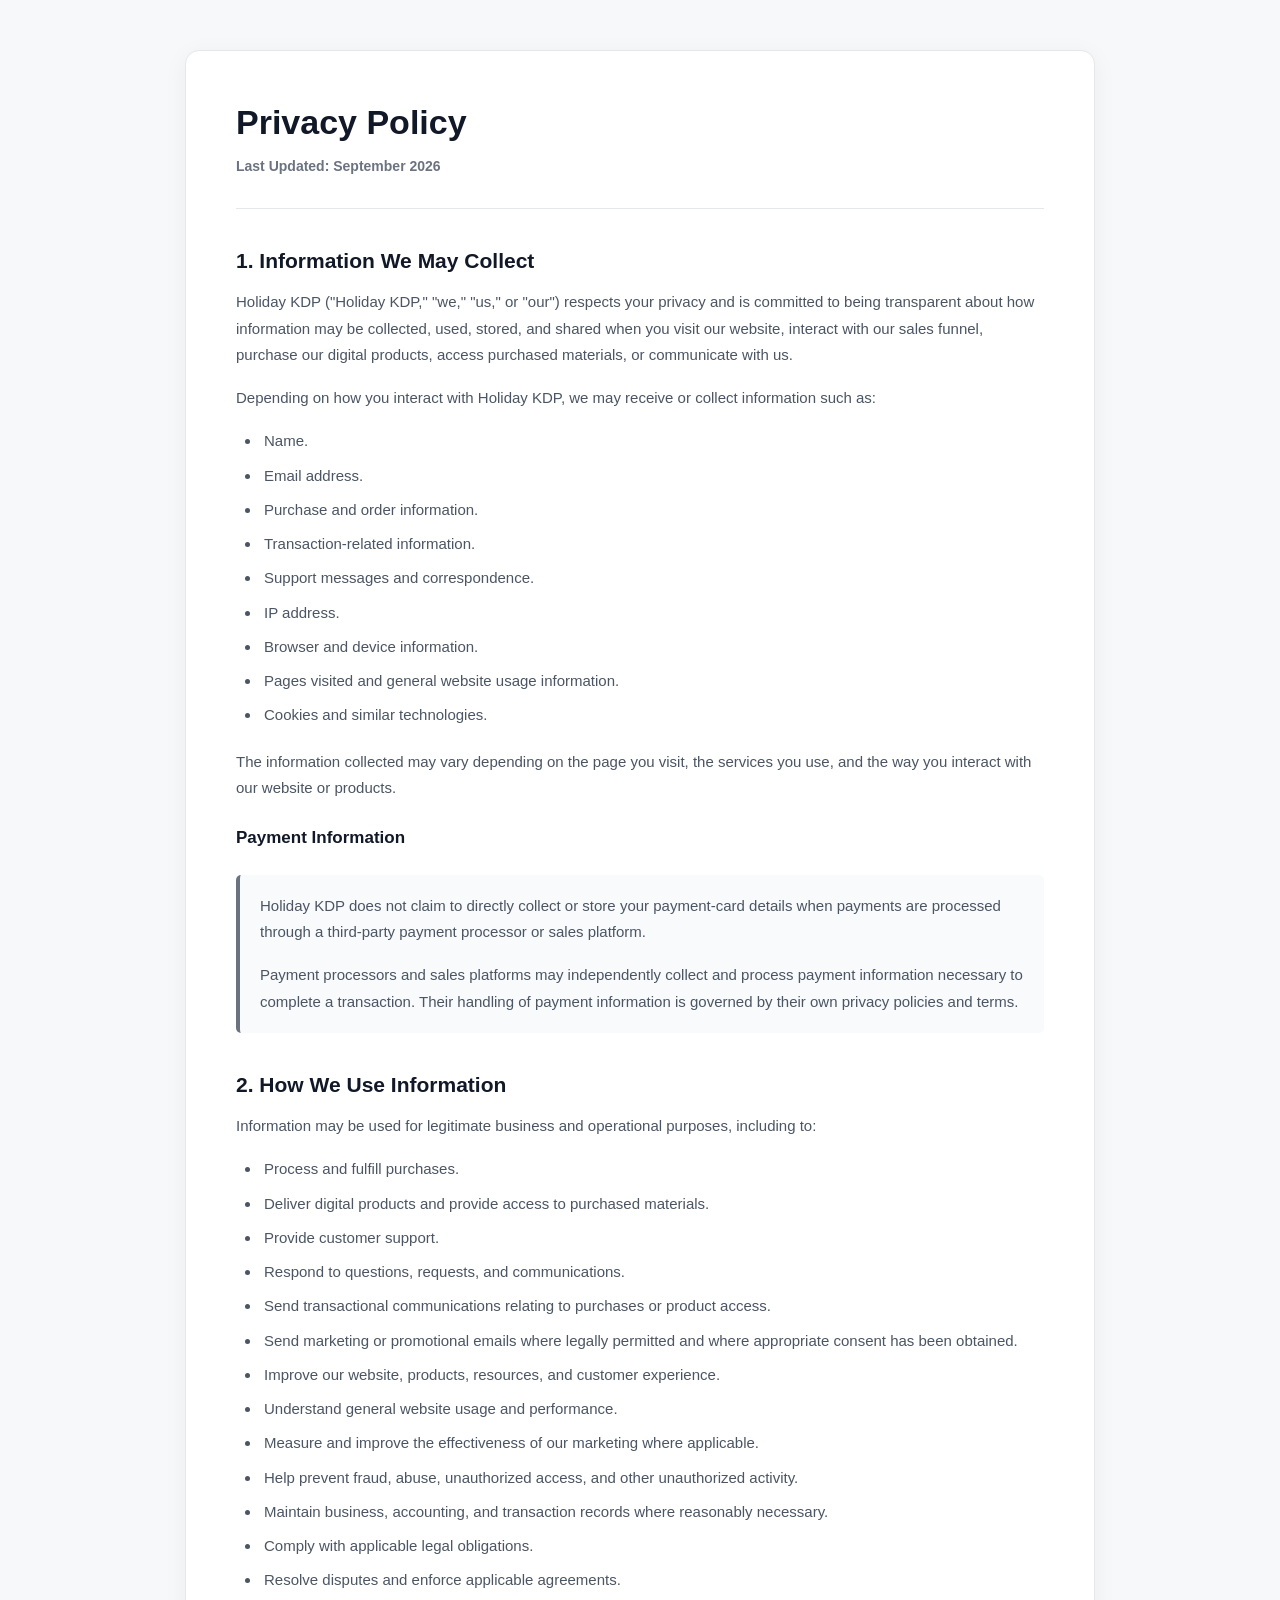
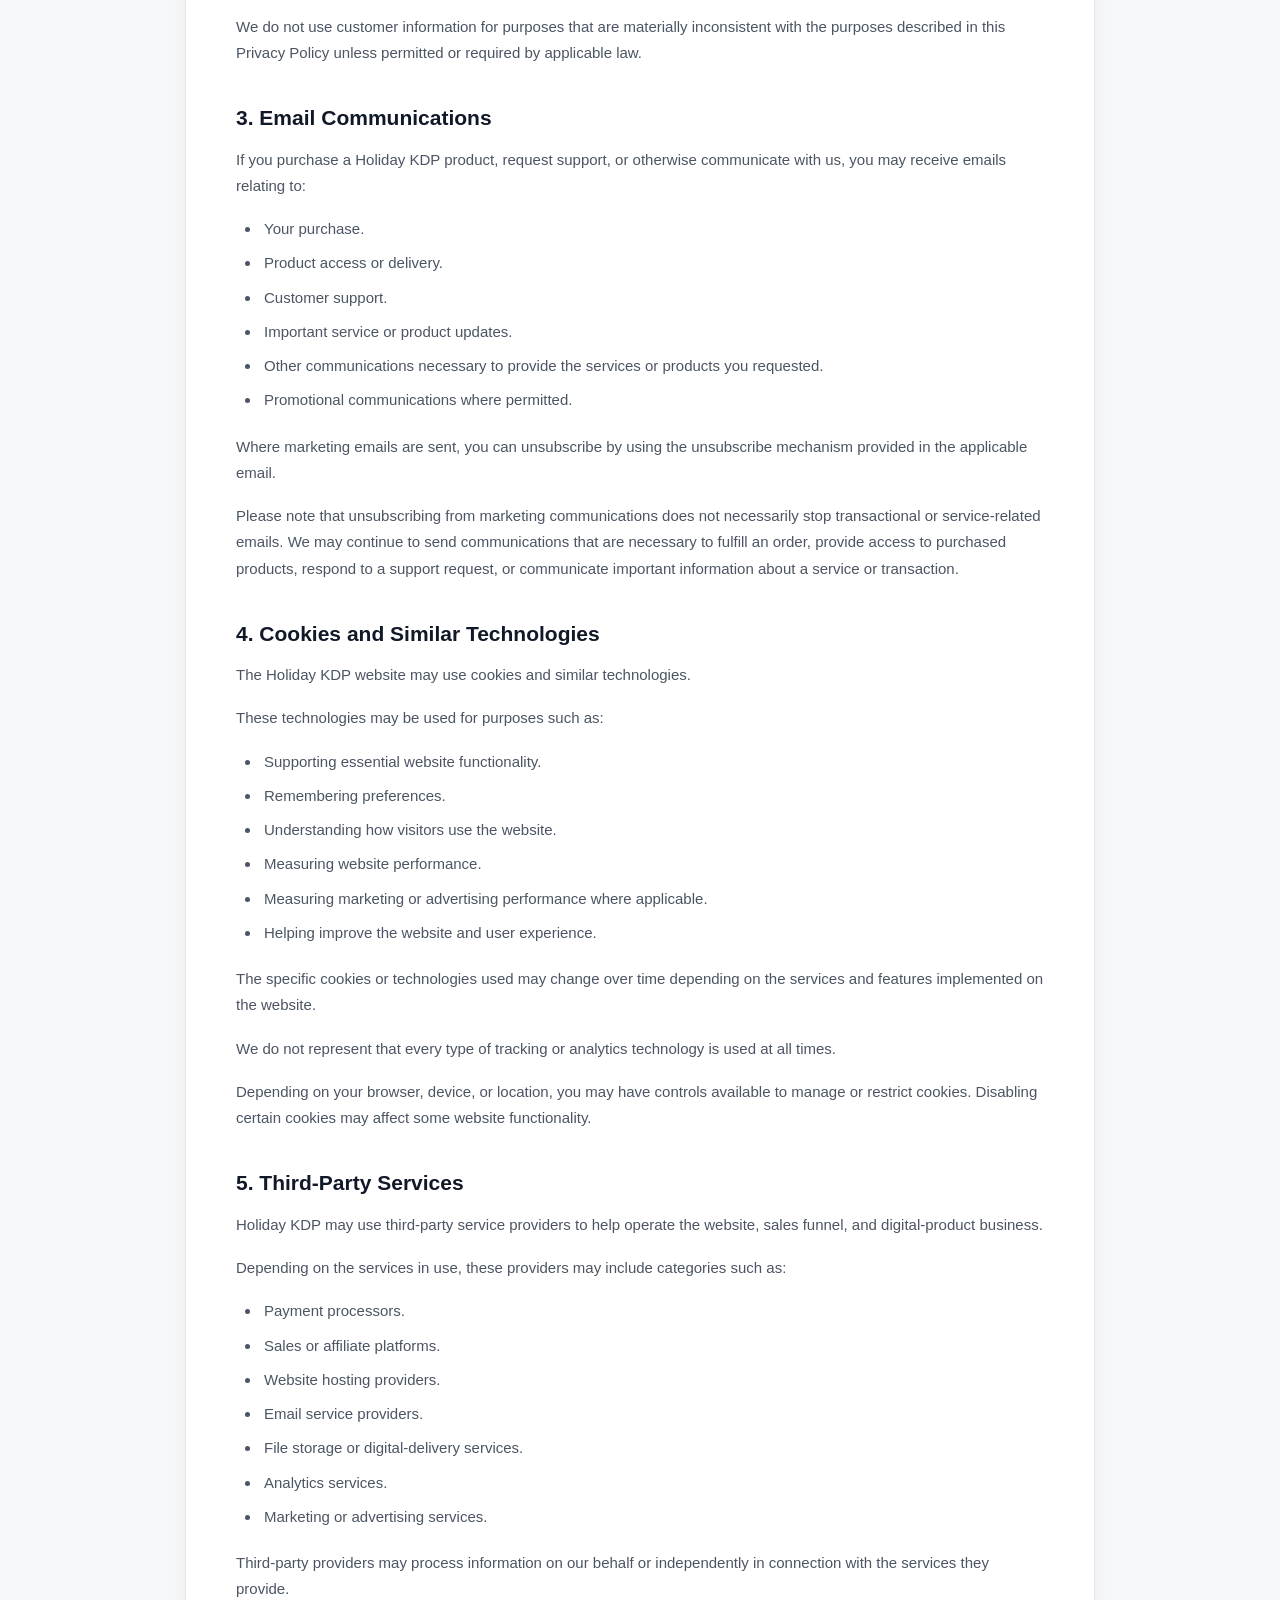
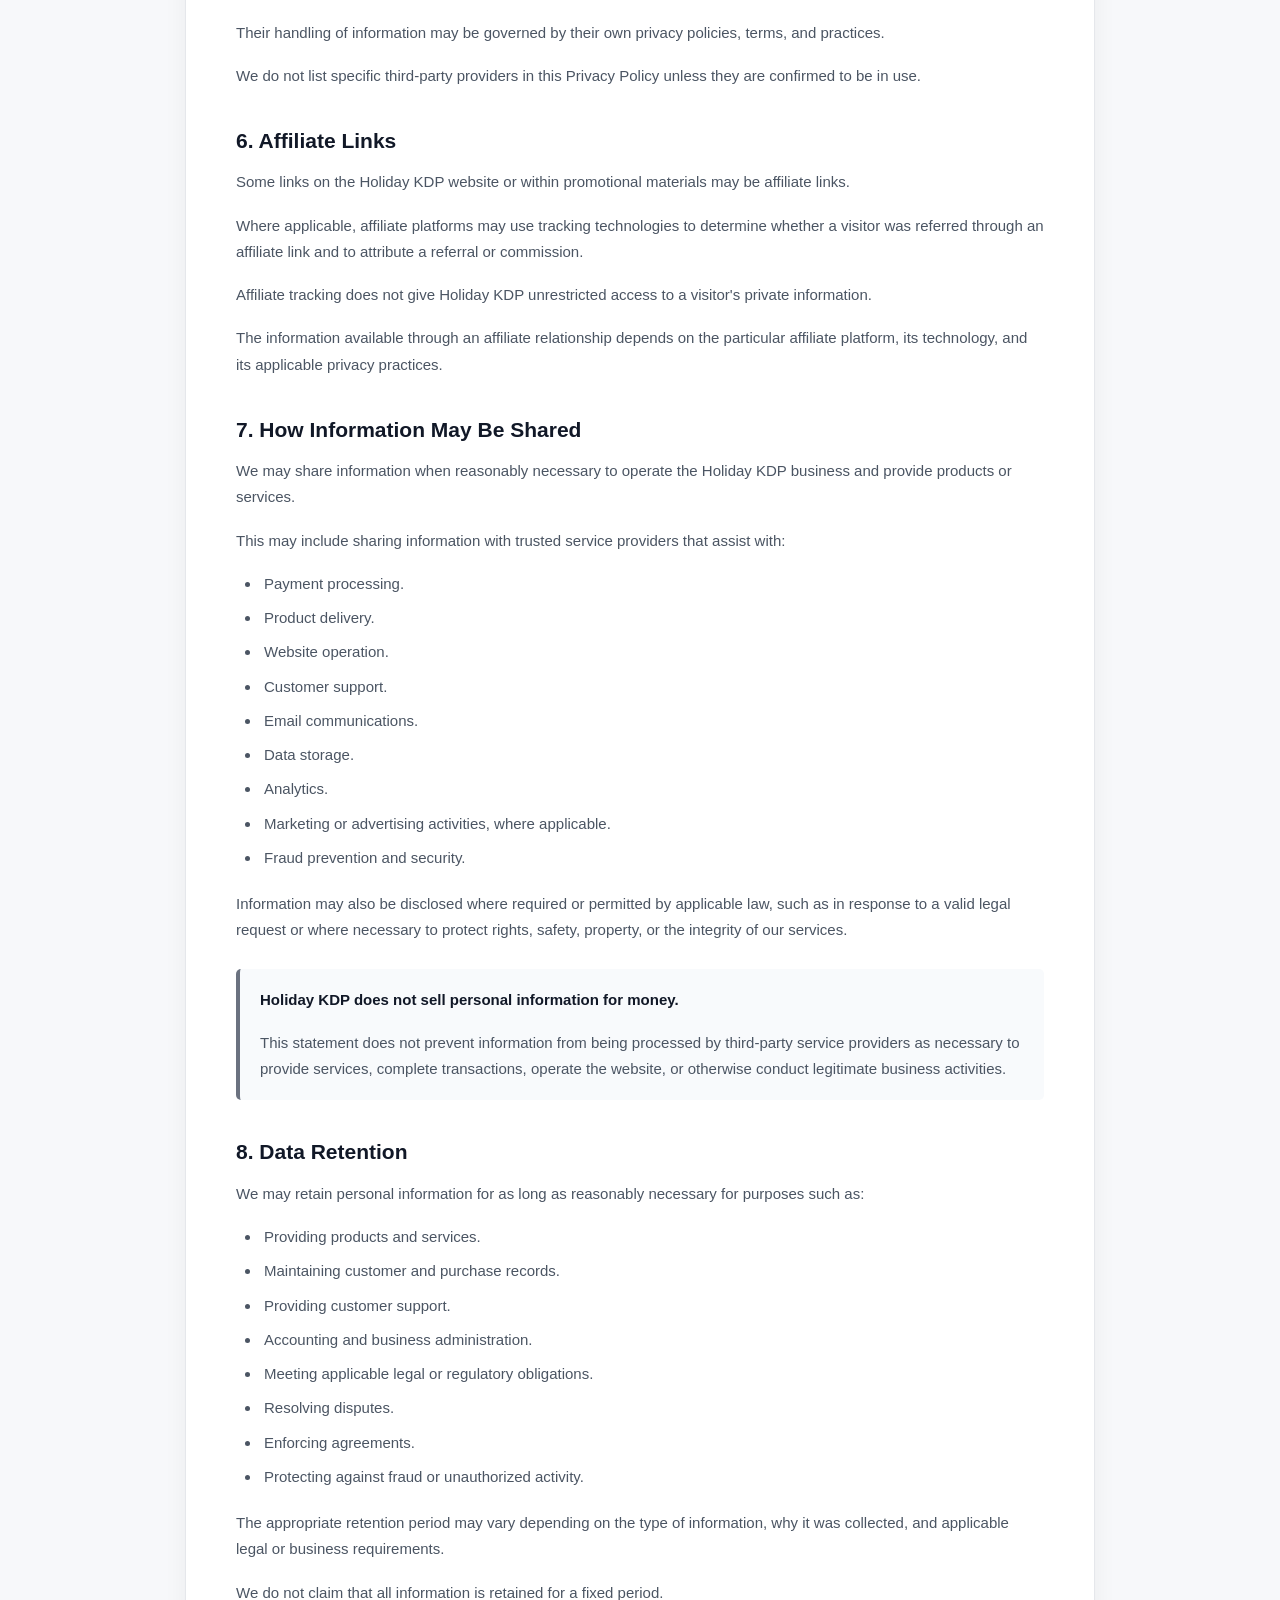
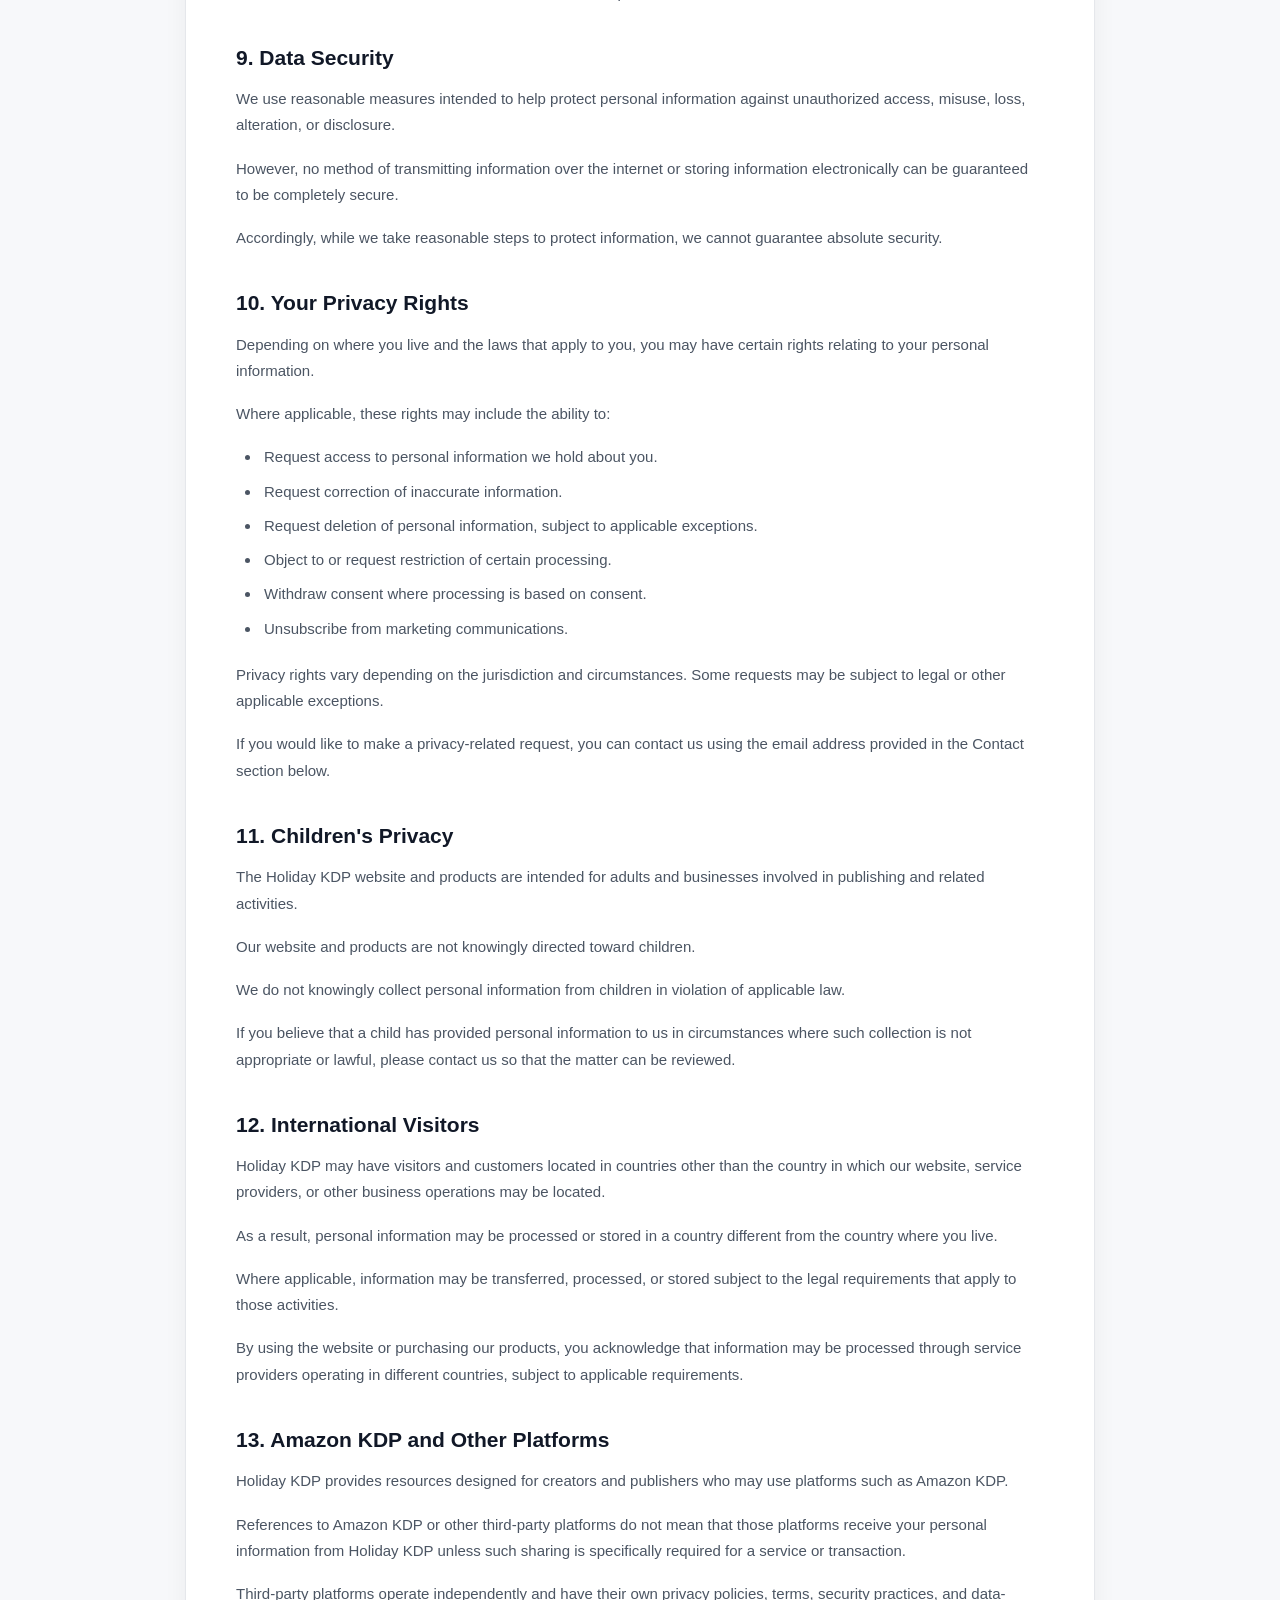
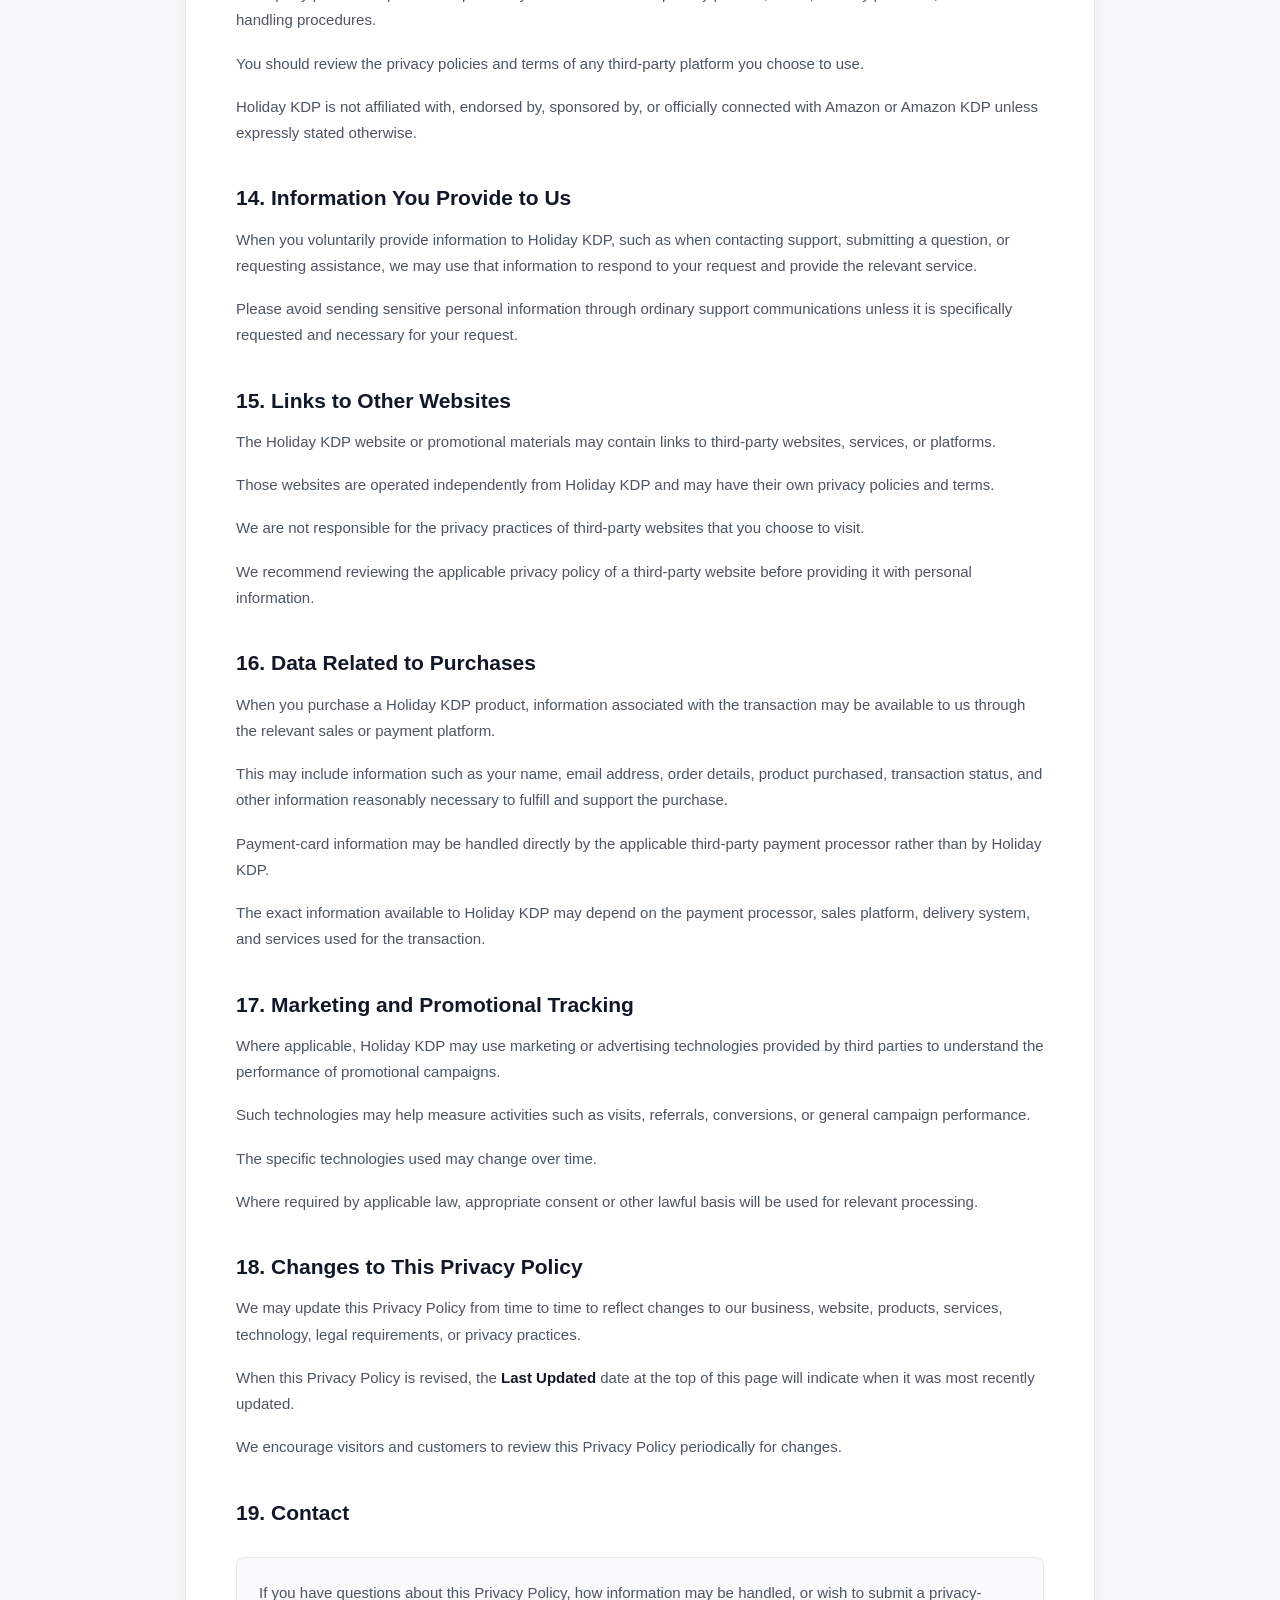
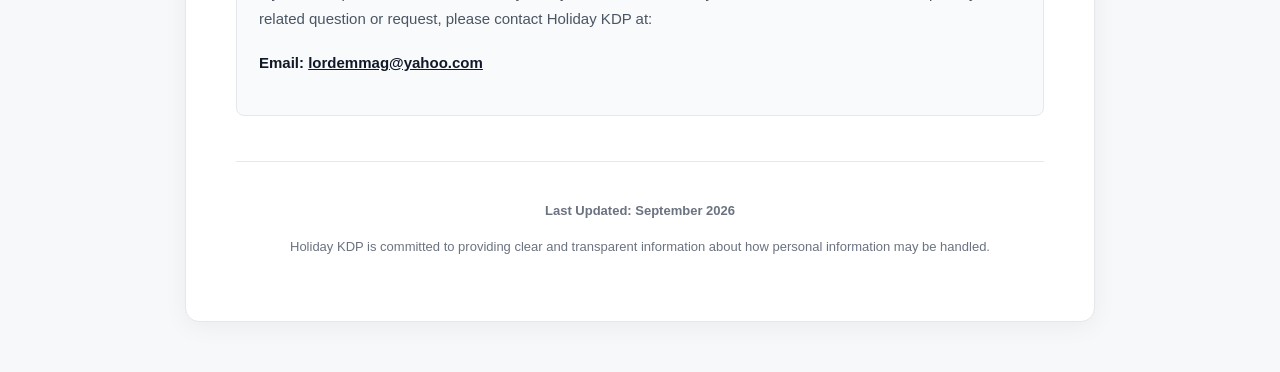
<file: privacy.html>
<!DOCTYPE html>
<html lang="en">
<head>
  <meta charset="UTF-8">
  <meta name="viewport" content="width=device-width, initial-scale=1.0">

  <title>Holiday KDP - Privacy Policy</title>

  <style>
    /* =====================================================
       HOLIDAY KDP — PRIVACY POLICY
       HTML + CSS + JAVASCRIPT IN ONE FILE
    ===================================================== */

    :root {
      --primary: #111827;
      --secondary: #4b5563;
      --muted: #6b7280;
      --border: #e5e7eb;
      --background: #f7f8fa;
      --white: #ffffff;
      --notice-bg: #f8fafc;
    }

    * {
      box-sizing: border-box;
    }

    html {
      scroll-behavior: smooth;
    }

    body {
      margin: 0;
      padding: 0;
      background: var(--background);
      color: var(--secondary);
      font-family: Arial, Helvetica, sans-serif;
      line-height: 1.75;
    }

    /* =====================================================
       MAIN CONTAINER
    ===================================================== */

    .privacy-container {
      width: 100%;
      max-width: 950px;
      margin: 50px auto;
      padding: 0 20px;
    }

    /* =====================================================
       POLICY CARD
    ===================================================== */

    .privacy-card {
      background: var(--white);
      border: 1px solid var(--border);
      border-radius: 14px;
      padding: 50px;
      box-shadow: 0 5px 25px rgba(0, 0, 0, 0.05);
    }

    /* =====================================================
       HEADER
    ===================================================== */

    .privacy-header {
      padding-bottom: 30px;
      margin-bottom: 35px;
      border-bottom: 1px solid var(--border);
    }

    .privacy-title {
      margin: 0 0 10px;
      color: var(--primary);
      font-size: 34px;
      line-height: 1.25;
      font-weight: 700;
    }

    .last-updated {
      margin: 0;
      color: var(--muted);
      font-size: 14px;
    }

    /* =====================================================
       CONTENT
    ===================================================== */

    .privacy-content {
      font-size: 15px;
    }

    .privacy-content h2 {
      margin: 38px 0 14px;
      color: var(--primary);
      font-size: 21px;
      line-height: 1.35;
      font-weight: 700;
    }

    .privacy-content h3 {
      margin: 25px 0 10px;
      color: var(--primary);
      font-size: 17px;
      line-height: 1.4;
    }

    .privacy-content p {
      margin: 0 0 17px;
    }

    .privacy-content strong {
      color: var(--primary);
      font-weight: 700;
    }

    .privacy-content ul,
    .privacy-content ol {
      margin: 10px 0 20px 25px;
      padding: 0;
    }

    .privacy-content li {
      margin-bottom: 8px;
      padding-left: 3px;
    }

    /* =====================================================
       NOTICE BOX
    ===================================================== */

    .notice-box {
      margin: 25px 0;
      padding: 18px 20px;
      background: var(--notice-bg);
      border-left: 4px solid #6b7280;
      border-radius: 5px;
    }

    .notice-box p:last-child {
      margin-bottom: 0;
    }

    /* =====================================================
       CONTACT BOX
    ===================================================== */

    .contact-box {
      margin-top: 30px;
      padding: 22px;
      background: var(--notice-bg);
      border: 1px solid var(--border);
      border-radius: 8px;
    }

    .contact-box a {
      color: var(--primary);
      font-weight: 600;
      text-decoration: underline;
    }

    .contact-box a:hover {
      opacity: 0.7;
    }

    /* =====================================================
       FOOTER
    ===================================================== */

    .privacy-footer {
      margin-top: 45px;
      padding-top: 25px;
      border-top: 1px solid var(--border);
      text-align: center;
      color: var(--muted);
      font-size: 13px;
    }

    /* =====================================================
       BACK TO TOP BUTTON
    ===================================================== */

    #backToTop {
      position: fixed;
      right: 25px;
      bottom: 25px;

      width: 45px;
      height: 45px;

      display: flex;
      align-items: center;
      justify-content: center;

      border: none;
      border-radius: 50%;

      background: var(--primary);
      color: white;

      font-size: 18px;
      cursor: pointer;

      opacity: 0;
      visibility: hidden;

      transition:
        opacity 0.25s ease,
        visibility 0.25s ease,
        transform 0.25s ease;
    }

    #backToTop:hover {
      transform: translateY(-3px);
    }

    #backToTop.show {
      opacity: 1;
      visibility: visible;
    }

    /* =====================================================
       MOBILE RESPONSIVE
    ===================================================== */

    @media (max-width: 768px) {

      .privacy-container {
        margin: 25px auto;
        padding: 0 12px;
      }

      .privacy-card {
        padding: 30px 22px;
        border-radius: 10px;
      }

      .privacy-title {
        font-size: 27px;
      }

      .privacy-content {
        font-size: 14px;
        line-height: 1.7;
      }

      .privacy-content h2 {
        font-size: 19px;
        margin-top: 32px;
      }

      .privacy-content h3 {
        font-size: 16px;
      }

      #backToTop {
        right: 15px;
        bottom: 15px;
      }
    }

    @media (max-width: 480px) {

      .privacy-card {
        padding: 25px 17px;
      }

      .privacy-title {
        font-size: 24px;
      }

      .privacy-content ul,
      .privacy-content ol {
        margin-left: 20px;
      }
    }
  </style>
</head>

<body>

  <!-- =====================================================
       HOLIDAY KDP PRIVACY POLICY
  ====================================================== -->

  <main class="privacy-container">

    <article class="privacy-card">

      <!-- HEADER -->

      <header class="privacy-header">

        <h1 class="privacy-title">
          Privacy Policy
        </h1>

        <p class="last-updated">
          <strong>Last Updated: September 2026</strong>
        </p>

      </header>


      <!-- PRIVACY POLICY CONTENT -->

      <div class="privacy-content">

        <!-- 1 -->

        <h2>1. Information We May Collect</h2>

        <p>
          Holiday KDP ("Holiday KDP," "we," "us," or "our") respects your privacy
          and is committed to being transparent about how information may be
          collected, used, stored, and shared when you visit our website, interact
          with our sales funnel, purchase our digital products, access purchased
          materials, or communicate with us.
        </p>

        <p>
          Depending on how you interact with Holiday KDP, we may receive or collect
          information such as:
        </p>

        <ul>
          <li>Name.</li>
          <li>Email address.</li>
          <li>Purchase and order information.</li>
          <li>Transaction-related information.</li>
          <li>Support messages and correspondence.</li>
          <li>IP address.</li>
          <li>Browser and device information.</li>
          <li>Pages visited and general website usage information.</li>
          <li>Cookies and similar technologies.</li>
        </ul>

        <p>
          The information collected may vary depending on the page you visit,
          the services you use, and the way you interact with our website
          or products.
        </p>


        <!-- PAYMENT INFORMATION -->

        <h3>Payment Information</h3>

        <div class="notice-box">

          <p>
            Holiday KDP does not claim to directly collect or store your
            payment-card details when payments are processed through a
            third-party payment processor or sales platform.
          </p>

          <p>
            Payment processors and sales platforms may independently collect
            and process payment information necessary to complete a transaction.
            Their handling of payment information is governed by their own
            privacy policies and terms.
          </p>

        </div>


        <!-- 2 -->

        <h2>2. How We Use Information</h2>

        <p>
          Information may be used for legitimate business and operational
          purposes, including to:
        </p>

        <ul>
          <li>Process and fulfill purchases.</li>
          <li>Deliver digital products and provide access to purchased materials.</li>
          <li>Provide customer support.</li>
          <li>Respond to questions, requests, and communications.</li>
          <li>Send transactional communications relating to purchases or product access.</li>
          <li>Send marketing or promotional emails where legally permitted and where appropriate consent has been obtained.</li>
          <li>Improve our website, products, resources, and customer experience.</li>
          <li>Understand general website usage and performance.</li>
          <li>Measure and improve the effectiveness of our marketing where applicable.</li>
          <li>Help prevent fraud, abuse, unauthorized access, and other unauthorized activity.</li>
          <li>Maintain business, accounting, and transaction records where reasonably necessary.</li>
          <li>Comply with applicable legal obligations.</li>
          <li>Resolve disputes and enforce applicable agreements.</li>
        </ul>

        <p>
          We do not use customer information for purposes that are materially
          inconsistent with the purposes described in this Privacy Policy unless
          permitted or required by applicable law.
        </p>


        <!-- 3 -->

        <h2>3. Email Communications</h2>

        <p>
          If you purchase a Holiday KDP product, request support, or otherwise
          communicate with us, you may receive emails relating to:
        </p>

        <ul>
          <li>Your purchase.</li>
          <li>Product access or delivery.</li>
          <li>Customer support.</li>
          <li>Important service or product updates.</li>
          <li>Other communications necessary to provide the services or products you requested.</li>
          <li>Promotional communications where permitted.</li>
        </ul>

        <p>
          Where marketing emails are sent, you can unsubscribe by using the
          unsubscribe mechanism provided in the applicable email.
        </p>

        <p>
          Please note that unsubscribing from marketing communications does
          not necessarily stop transactional or service-related emails.
          We may continue to send communications that are necessary to fulfill
          an order, provide access to purchased products, respond to a support
          request, or communicate important information about a service or
          transaction.
        </p>


        <!-- 4 -->

        <h2>4. Cookies and Similar Technologies</h2>

        <p>
          The Holiday KDP website may use cookies and similar technologies.
        </p>

        <p>These technologies may be used for purposes such as:</p>

        <ul>
          <li>Supporting essential website functionality.</li>
          <li>Remembering preferences.</li>
          <li>Understanding how visitors use the website.</li>
          <li>Measuring website performance.</li>
          <li>Measuring marketing or advertising performance where applicable.</li>
          <li>Helping improve the website and user experience.</li>
        </ul>

        <p>
          The specific cookies or technologies used may change over time
          depending on the services and features implemented on the website.
        </p>

        <p>
          We do not represent that every type of tracking or analytics
          technology is used at all times.
        </p>

        <p>
          Depending on your browser, device, or location, you may have controls
          available to manage or restrict cookies. Disabling certain cookies
          may affect some website functionality.
        </p>


        <!-- 5 -->

        <h2>5. Third-Party Services</h2>

        <p>
          Holiday KDP may use third-party service providers to help operate
          the website, sales funnel, and digital-product business.
        </p>

        <p>Depending on the services in use, these providers may include categories such as:</p>

        <ul>
          <li>Payment processors.</li>
          <li>Sales or affiliate platforms.</li>
          <li>Website hosting providers.</li>
          <li>Email service providers.</li>
          <li>File storage or digital-delivery services.</li>
          <li>Analytics services.</li>
          <li>Marketing or advertising services.</li>
        </ul>

        <p>
          Third-party providers may process information on our behalf or
          independently in connection with the services they provide.
        </p>

        <p>
          Their handling of information may be governed by their own privacy
          policies, terms, and practices.
        </p>

        <p>
          We do not list specific third-party providers in this Privacy Policy
          unless they are confirmed to be in use.
        </p>


        <!-- 6 -->

        <h2>6. Affiliate Links</h2>

        <p>
          Some links on the Holiday KDP website or within promotional materials
          may be affiliate links.
        </p>

        <p>
          Where applicable, affiliate platforms may use tracking technologies
          to determine whether a visitor was referred through an affiliate
          link and to attribute a referral or commission.
        </p>

        <p>
          Affiliate tracking does not give Holiday KDP unrestricted access
          to a visitor's private information.
        </p>

        <p>
          The information available through an affiliate relationship depends
          on the particular affiliate platform, its technology, and its
          applicable privacy practices.
        </p>


        <!-- 7 -->

        <h2>7. How Information May Be Shared</h2>

        <p>
          We may share information when reasonably necessary to operate the
          Holiday KDP business and provide products or services.
        </p>

        <p>This may include sharing information with trusted service providers that assist with:</p>

        <ul>
          <li>Payment processing.</li>
          <li>Product delivery.</li>
          <li>Website operation.</li>
          <li>Customer support.</li>
          <li>Email communications.</li>
          <li>Data storage.</li>
          <li>Analytics.</li>
          <li>Marketing or advertising activities, where applicable.</li>
          <li>Fraud prevention and security.</li>
        </ul>

        <p>
          Information may also be disclosed where required or permitted by
          applicable law, such as in response to a valid legal request or
          where necessary to protect rights, safety, property, or the
          integrity of our services.
        </p>

        <div class="notice-box">

          <p>
            <strong>Holiday KDP does not sell personal information for money.</strong>
          </p>

          <p>
            This statement does not prevent information from being processed
            by third-party service providers as necessary to provide services,
            complete transactions, operate the website, or otherwise conduct
            legitimate business activities.
          </p>

        </div>


        <!-- 8 -->

        <h2>8. Data Retention</h2>

        <p>
          We may retain personal information for as long as reasonably necessary
          for purposes such as:
        </p>

        <ul>
          <li>Providing products and services.</li>
          <li>Maintaining customer and purchase records.</li>
          <li>Providing customer support.</li>
          <li>Accounting and business administration.</li>
          <li>Meeting applicable legal or regulatory obligations.</li>
          <li>Resolving disputes.</li>
          <li>Enforcing agreements.</li>
          <li>Protecting against fraud or unauthorized activity.</li>
        </ul>

        <p>
          The appropriate retention period may vary depending on the type of
          information, why it was collected, and applicable legal or business
          requirements.
        </p>

        <p>
          We do not claim that all information is retained for a fixed period.
        </p>


        <!-- 9 -->

        <h2>9. Data Security</h2>

        <p>
          We use reasonable measures intended to help protect personal
          information against unauthorized access, misuse, loss, alteration,
          or disclosure.
        </p>

        <p>
          However, no method of transmitting information over the internet
          or storing information electronically can be guaranteed to be
          completely secure.
        </p>

        <p>
          Accordingly, while we take reasonable steps to protect information,
          we cannot guarantee absolute security.
        </p>


        <!-- 10 -->

        <h2>10. Your Privacy Rights</h2>

        <p>
          Depending on where you live and the laws that apply to you, you
          may have certain rights relating to your personal information.
        </p>

        <p>Where applicable, these rights may include the ability to:</p>

        <ul>
          <li>Request access to personal information we hold about you.</li>
          <li>Request correction of inaccurate information.</li>
          <li>Request deletion of personal information, subject to applicable exceptions.</li>
          <li>Object to or request restriction of certain processing.</li>
          <li>Withdraw consent where processing is based on consent.</li>
          <li>Unsubscribe from marketing communications.</li>
        </ul>

        <p>
          Privacy rights vary depending on the jurisdiction and circumstances.
          Some requests may be subject to legal or other applicable exceptions.
        </p>

        <p>
          If you would like to make a privacy-related request, you can contact
          us using the email address provided in the Contact section below.
        </p>


        <!-- 11 -->

        <h2>11. Children's Privacy</h2>

        <p>
          The Holiday KDP website and products are intended for adults and
          businesses involved in publishing and related activities.
        </p>

        <p>
          Our website and products are not knowingly directed toward children.
        </p>

        <p>
          We do not knowingly collect personal information from children in
          violation of applicable law.
        </p>

        <p>
          If you believe that a child has provided personal information to
          us in circumstances where such collection is not appropriate or
          lawful, please contact us so that the matter can be reviewed.
        </p>


        <!-- 12 -->

        <h2>12. International Visitors</h2>

        <p>
          Holiday KDP may have visitors and customers located in countries
          other than the country in which our website, service providers,
          or other business operations may be located.
        </p>

        <p>
          As a result, personal information may be processed or stored in
          a country different from the country where you live.
        </p>

        <p>
          Where applicable, information may be transferred, processed, or
          stored subject to the legal requirements that apply to those activities.
        </p>

        <p>
          By using the website or purchasing our products, you acknowledge
          that information may be processed through service providers operating
          in different countries, subject to applicable requirements.
        </p>


        <!-- 13 -->

        <h2>13. Amazon KDP and Other Platforms</h2>

        <p>
          Holiday KDP provides resources designed for creators and publishers
          who may use platforms such as Amazon KDP.
        </p>

        <p>
          References to Amazon KDP or other third-party platforms do not mean
          that those platforms receive your personal information from Holiday
          KDP unless such sharing is specifically required for a service or
          transaction.
        </p>

        <p>
          Third-party platforms operate independently and have their own
          privacy policies, terms, security practices, and data-handling
          procedures.
        </p>

        <p>
          You should review the privacy policies and terms of any third-party
          platform you choose to use.
        </p>

        <p>
          Holiday KDP is not affiliated with, endorsed by, sponsored by,
          or officially connected with Amazon or Amazon KDP unless expressly
          stated otherwise.
        </p>


        <!-- 14 -->

        <h2>14. Information You Provide to Us</h2>

        <p>
          When you voluntarily provide information to Holiday KDP, such as
          when contacting support, submitting a question, or requesting
          assistance, we may use that information to respond to your request
          and provide the relevant service.
        </p>

        <p>
          Please avoid sending sensitive personal information through ordinary
          support communications unless it is specifically requested and
          necessary for your request.
        </p>


        <!-- 15 -->

        <h2>15. Links to Other Websites</h2>

        <p>
          The Holiday KDP website or promotional materials may contain links
          to third-party websites, services, or platforms.
        </p>

        <p>
          Those websites are operated independently from Holiday KDP and may
          have their own privacy policies and terms.
        </p>

        <p>
          We are not responsible for the privacy practices of third-party
          websites that you choose to visit.
        </p>

        <p>
          We recommend reviewing the applicable privacy policy of a
          third-party website before providing it with personal information.
        </p>


        <!-- 16 -->

        <h2>16. Data Related to Purchases</h2>

        <p>
          When you purchase a Holiday KDP product, information associated
          with the transaction may be available to us through the relevant
          sales or payment platform.
        </p>

        <p>
          This may include information such as your name, email address,
          order details, product purchased, transaction status, and other
          information reasonably necessary to fulfill and support the purchase.
        </p>

        <p>
          Payment-card information may be handled directly by the applicable
          third-party payment processor rather than by Holiday KDP.
        </p>

        <p>
          The exact information available to Holiday KDP may depend on the
          payment processor, sales platform, delivery system, and services
          used for the transaction.
        </p>


        <!-- 17 -->

        <h2>17. Marketing and Promotional Tracking</h2>

        <p>
          Where applicable, Holiday KDP may use marketing or advertising
          technologies provided by third parties to understand the performance
          of promotional campaigns.
        </p>

        <p>
          Such technologies may help measure activities such as visits,
          referrals, conversions, or general campaign performance.
        </p>

        <p>
          The specific technologies used may change over time.
        </p>

        <p>
          Where required by applicable law, appropriate consent or other
          lawful basis will be used for relevant processing.
        </p>


        <!-- 18 -->

        <h2>18. Changes to This Privacy Policy</h2>

        <p>
          We may update this Privacy Policy from time to time to reflect
          changes to our business, website, products, services, technology,
          legal requirements, or privacy practices.
        </p>

        <p>
          When this Privacy Policy is revised, the
          <strong>Last Updated</strong> date at the top of this page will
          indicate when it was most recently updated.
        </p>

        <p>
          We encourage visitors and customers to review this Privacy Policy
          periodically for changes.
        </p>


        <!-- 19 -->

        <h2>19. Contact</h2>

        <div class="contact-box">

          <p>
            If you have questions about this Privacy Policy, how information
            may be handled, or wish to submit a privacy-related question or
            request, please contact Holiday KDP at:
          </p>

          <p>
            <strong>Email:</strong>
            <a href="mailto:lordemmag@yahoo.com">
              lordemmag@yahoo.com
            </a>
          </p>

        </div>

      </div>


      <!-- FOOTER -->

      <footer class="privacy-footer">

        <p>
          <strong>Last Updated: September 2026</strong>
        </p>

        <p>
          Holiday KDP is committed to providing clear and transparent
          information about how personal information may be handled.
        </p>

      </footer>

    </article>

  </main>


  <!-- =====================================================
       BACK TO TOP BUTTON
  ====================================================== -->

  <button
    id="backToTop"
    type="button"
    aria-label="Back to top"
    title="Back to top"
  >
    ↑
  </button>


  <script>
    /* =====================================================
       HOLIDAY KDP — PRIVACY POLICY
       JAVASCRIPT IS INCLUDED IN THIS FILE
    ===================================================== */

    document.addEventListener("DOMContentLoaded", function () {

      const backToTopButton =
        document.getElementById("backToTop");


      /* ==========================================
         SHOW / HIDE BACK TO TOP BUTTON
      ========================================== */

      window.addEventListener("scroll", function () {

        if (window.scrollY > 500) {

          backToTopButton.classList.add("show");

        } else {

          backToTopButton.classList.remove("show");

        }

      });


      /* ==========================================
         BACK TO TOP FUNCTION
      ========================================== */

      backToTopButton.addEventListener("click", function () {

        window.scrollTo({
          top: 0,
          behavior: "smooth"
        });

      });


      /* ==========================================
         EMAIL LINK
      ========================================== */

      const emailLinks =
        document.querySelectorAll('a[href^="mailto:"]');

      emailLinks.forEach(function (link) {

        link.addEventListener("click", function () {
          // Opens the visitor's default email application.
        });

      });

    });
  </script>

</body>
</html>
</file>
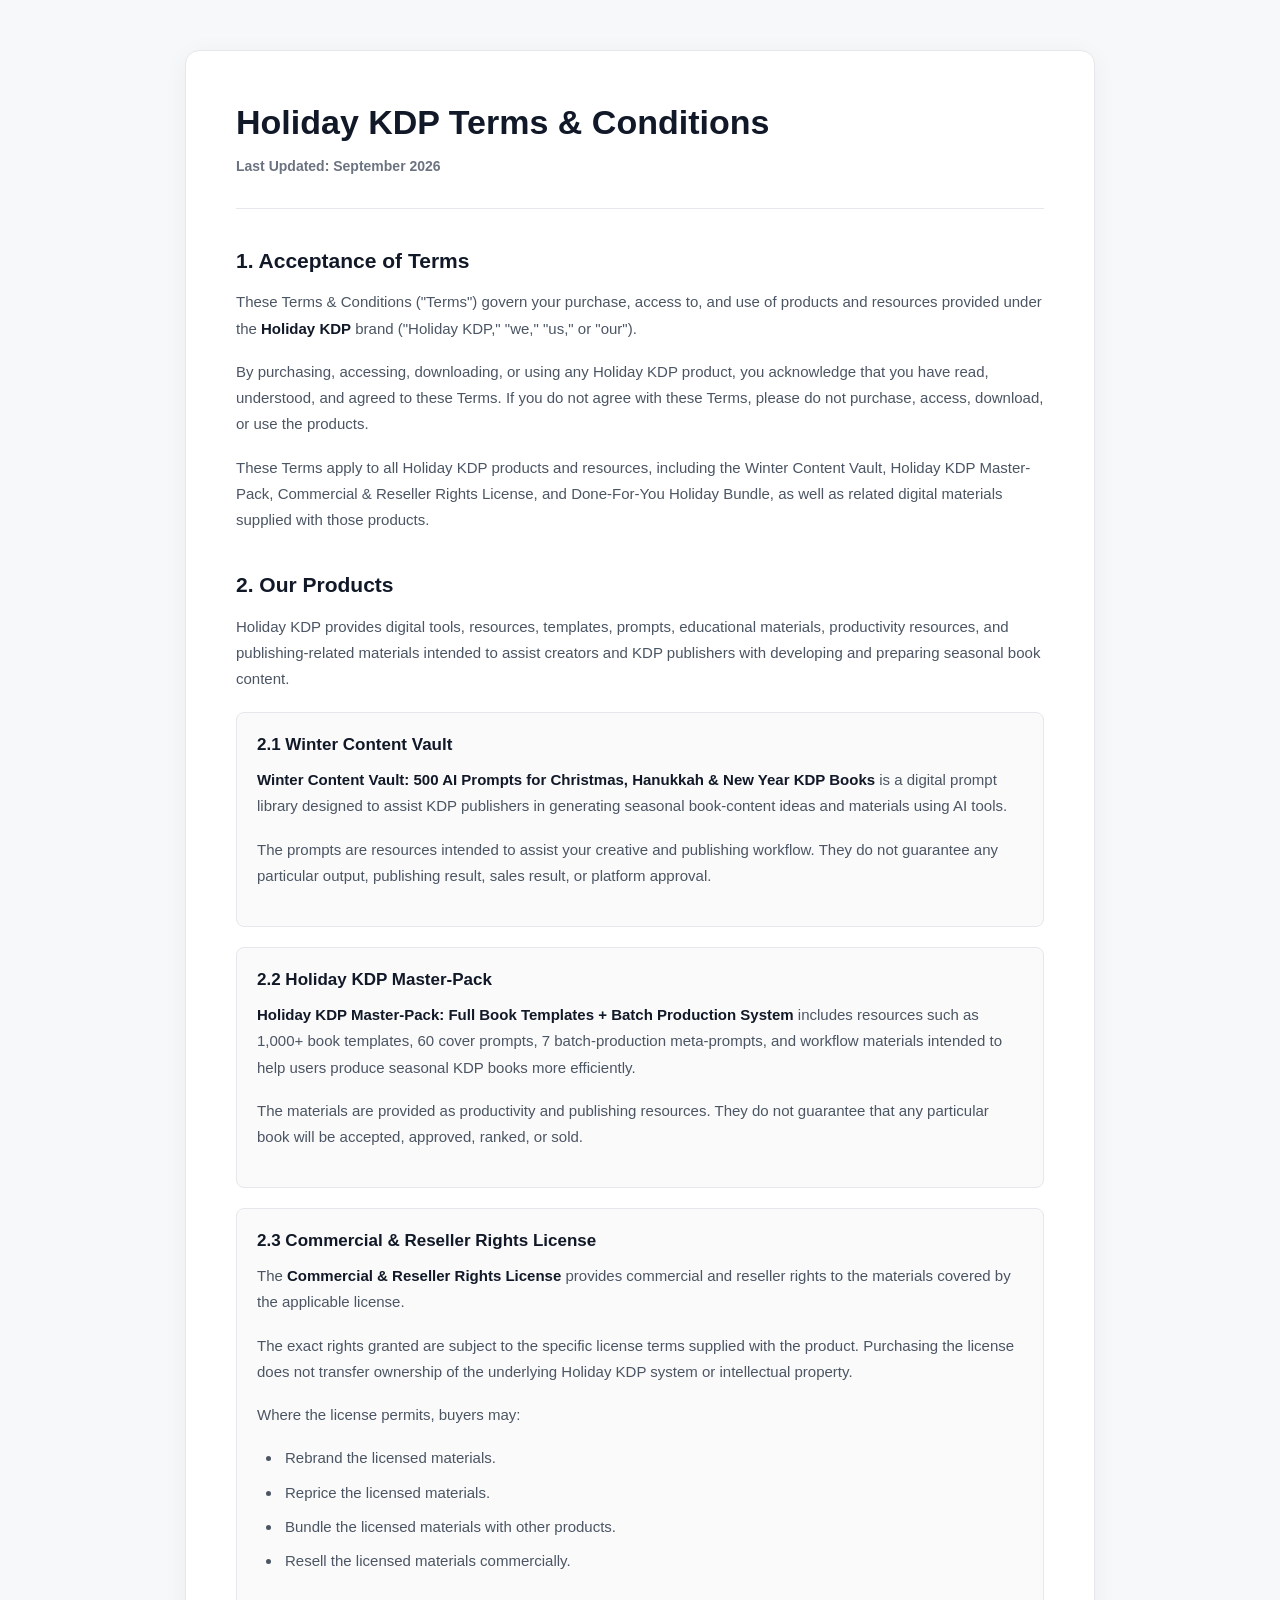
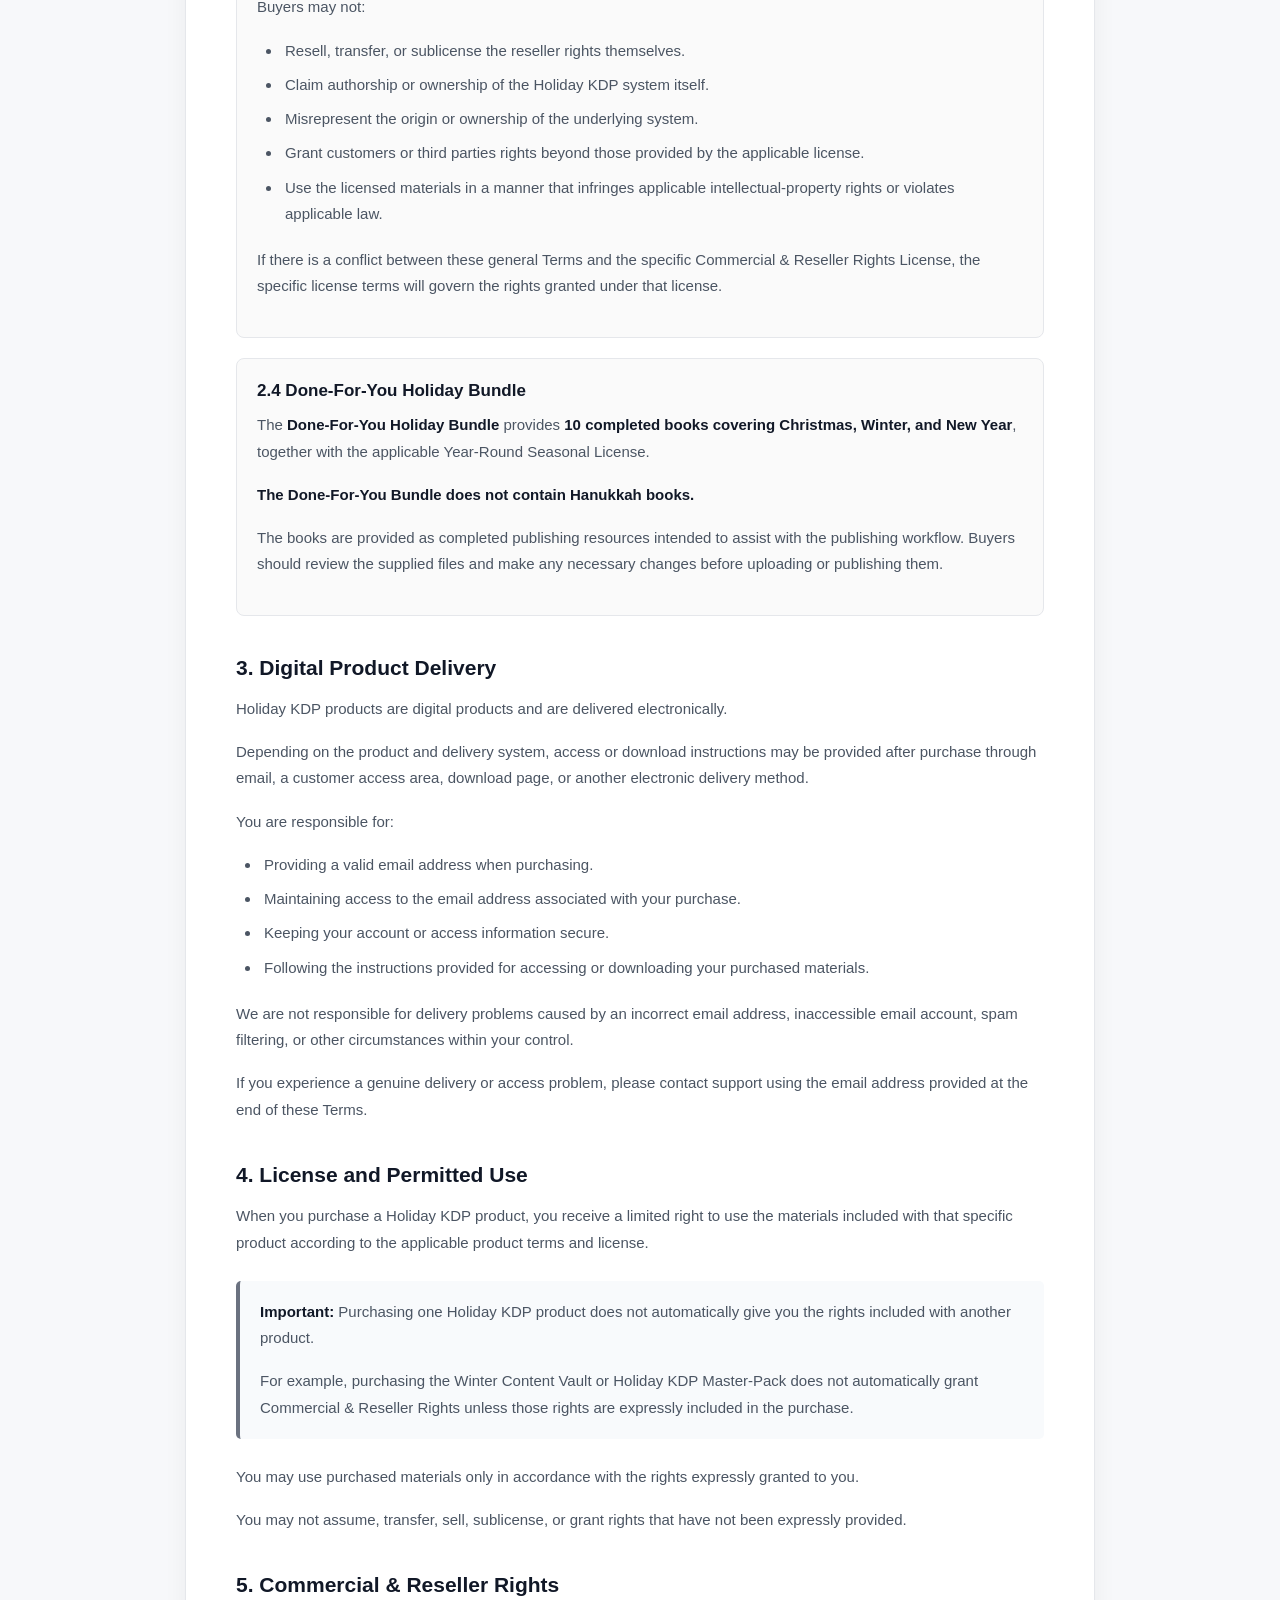
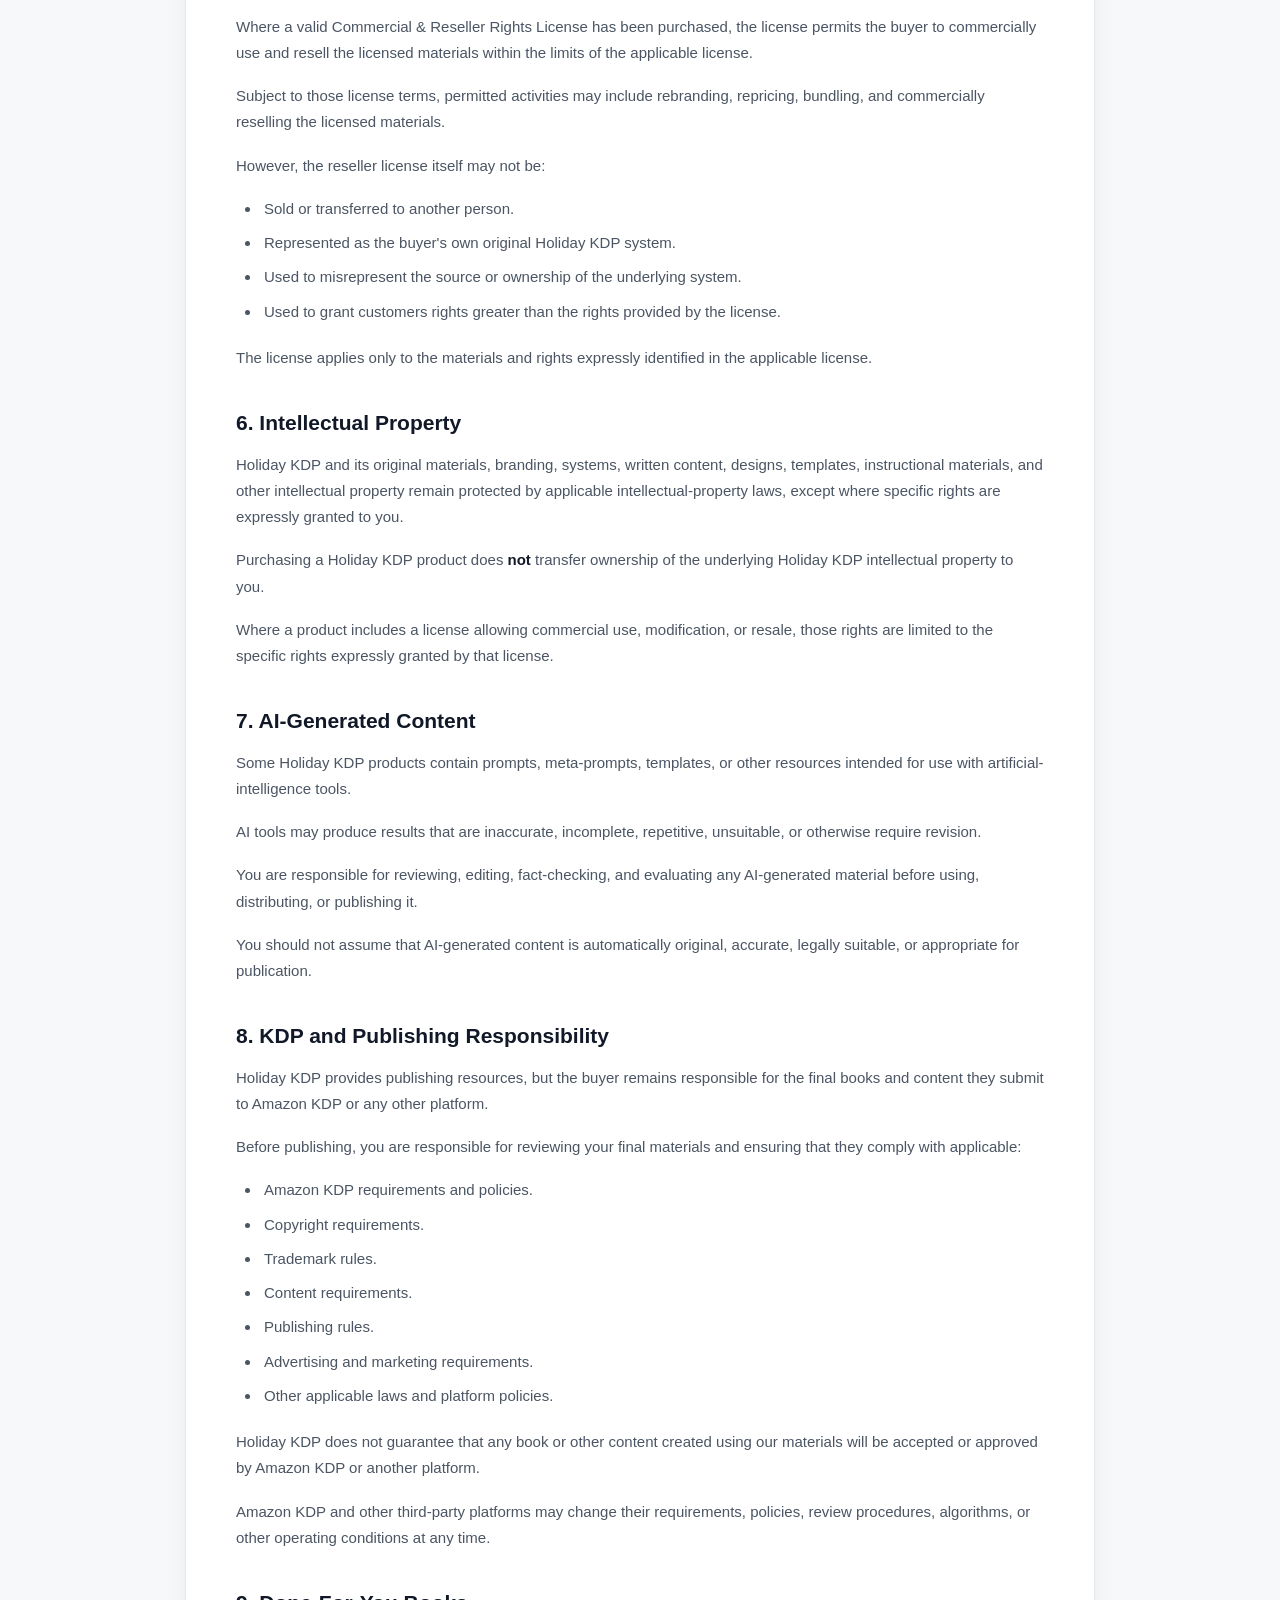
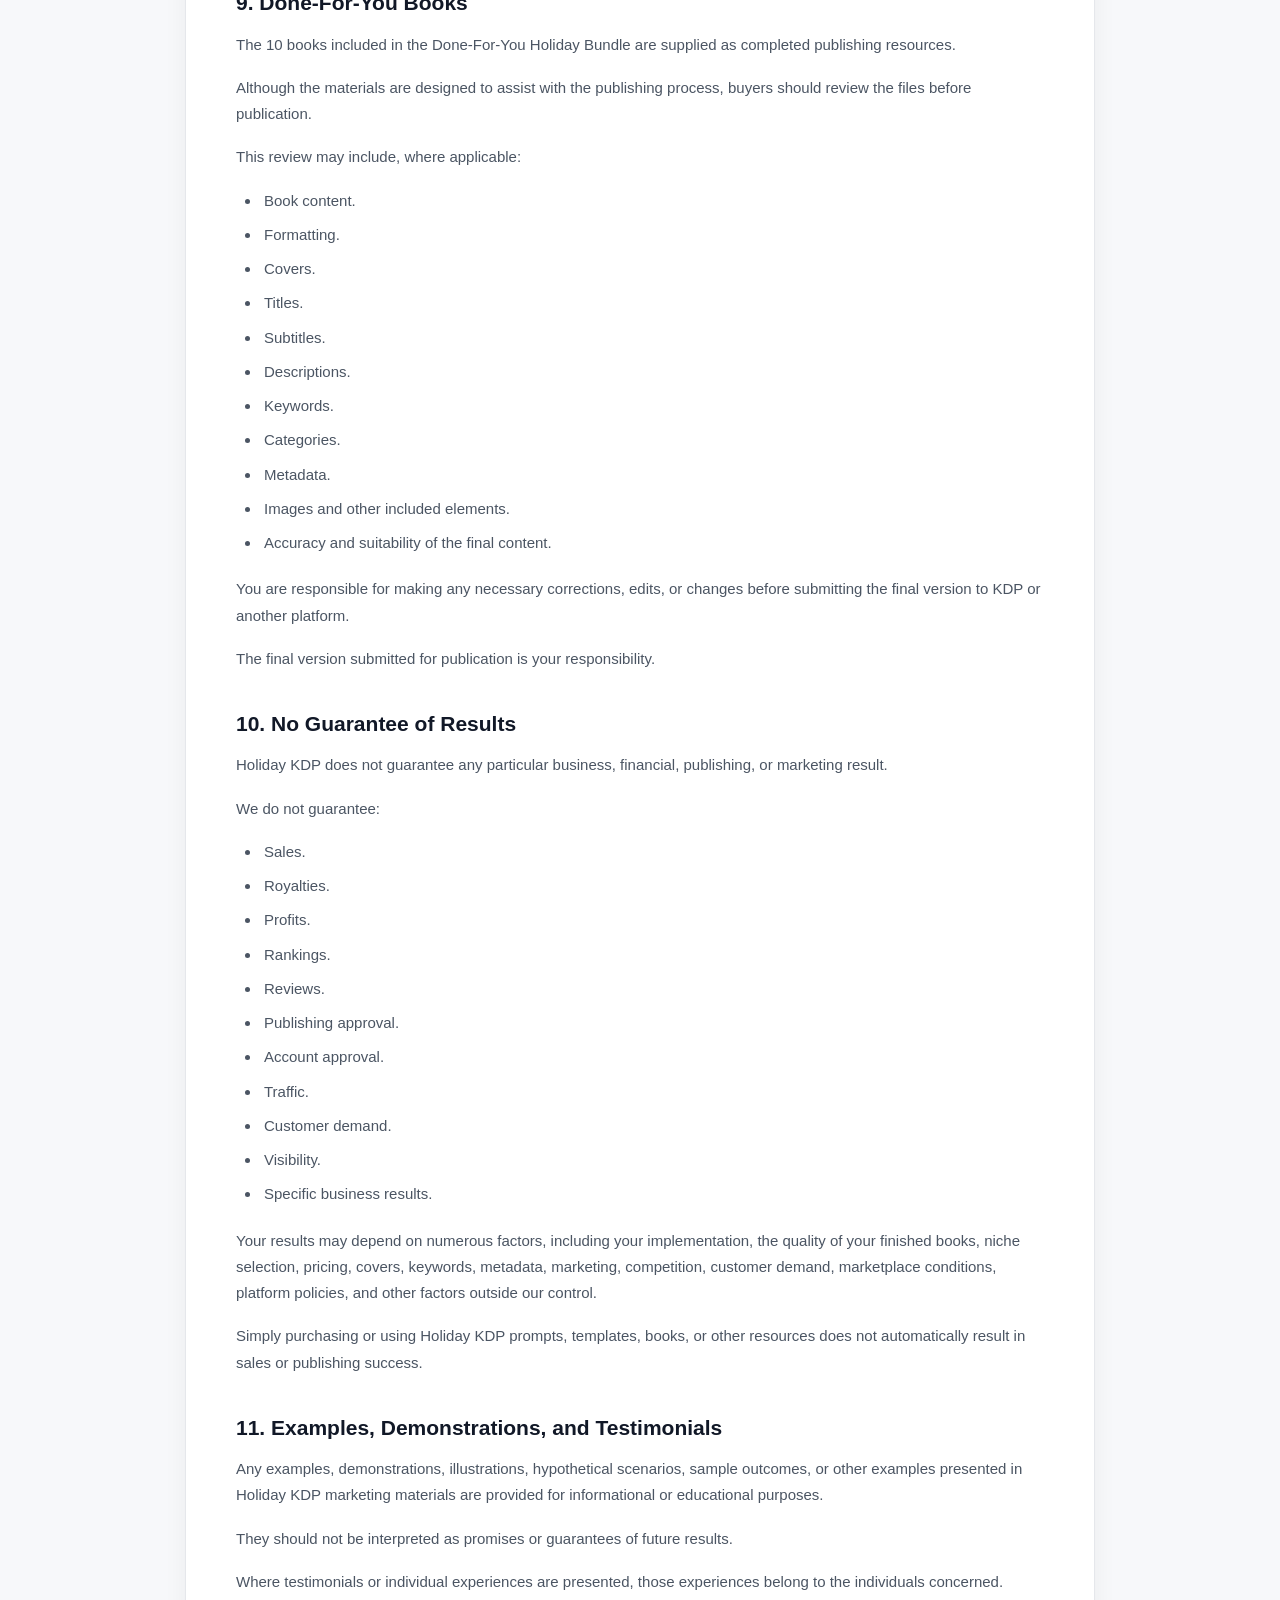
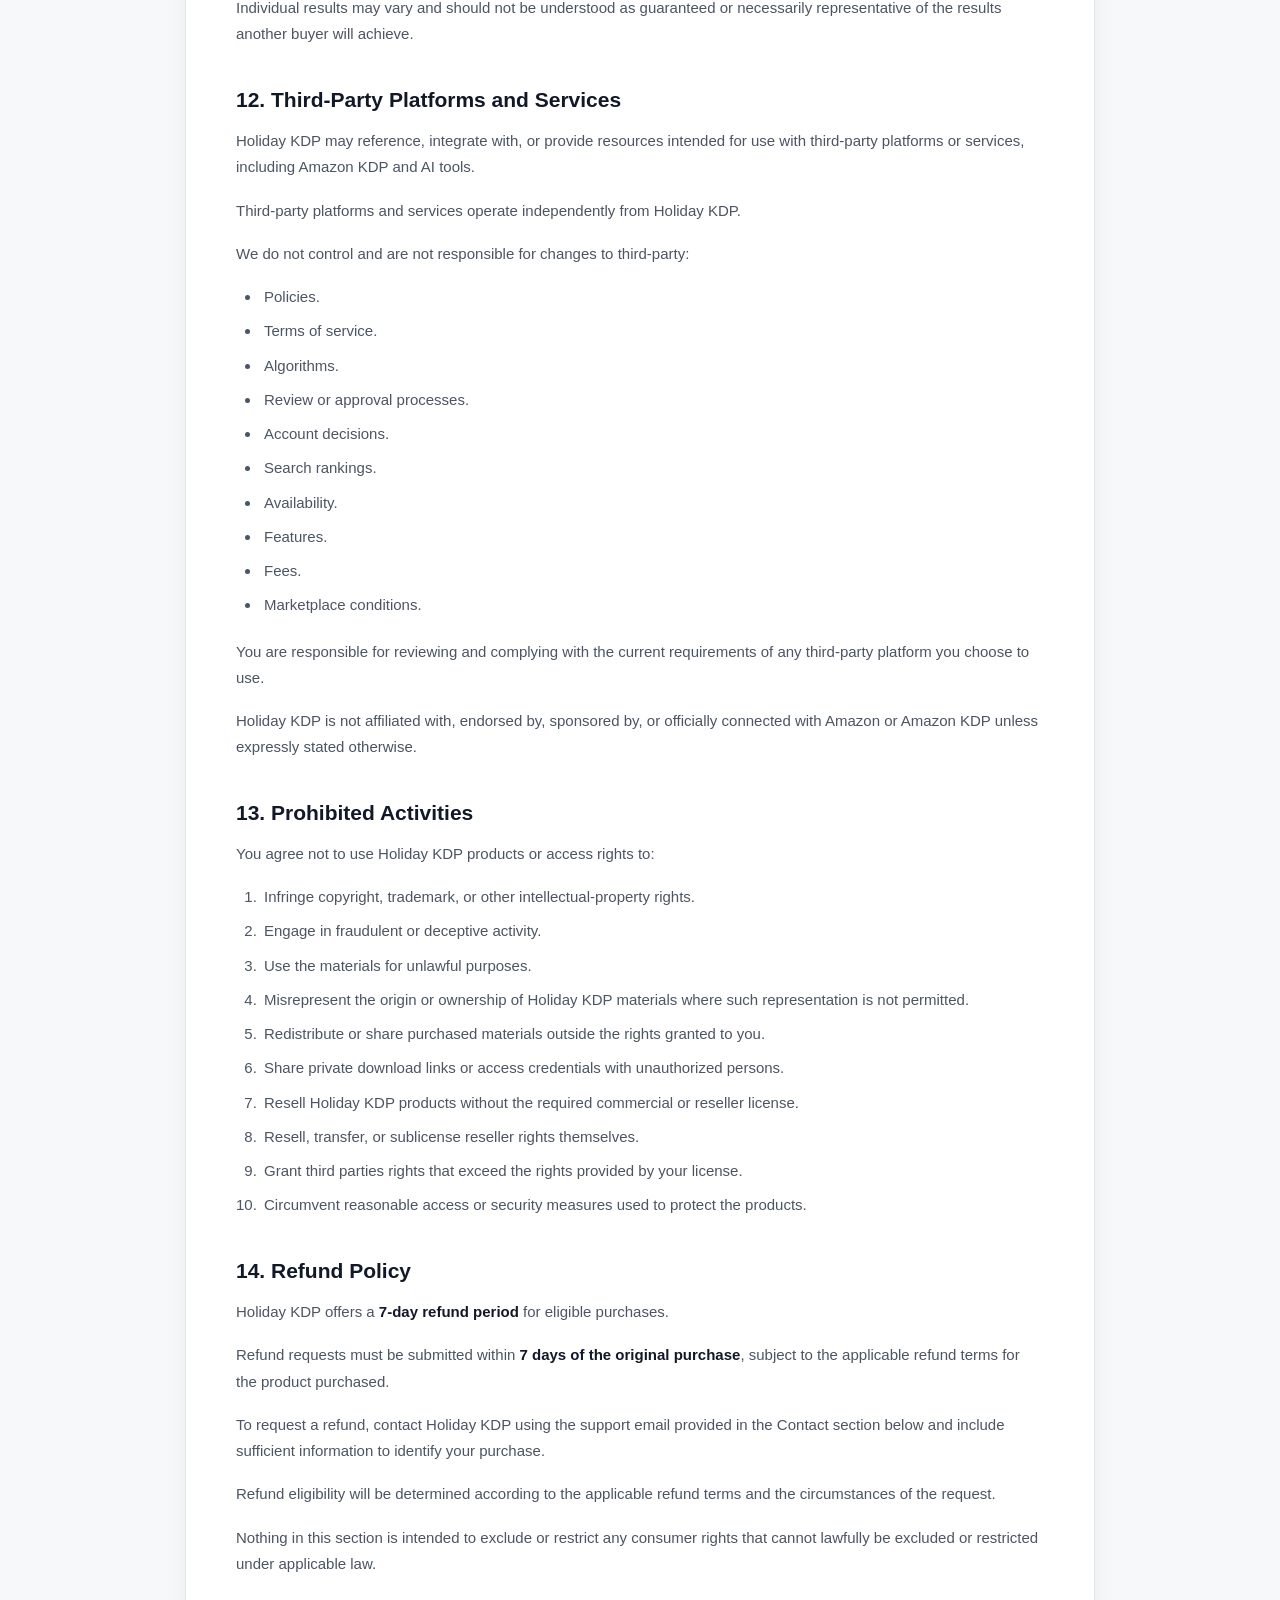
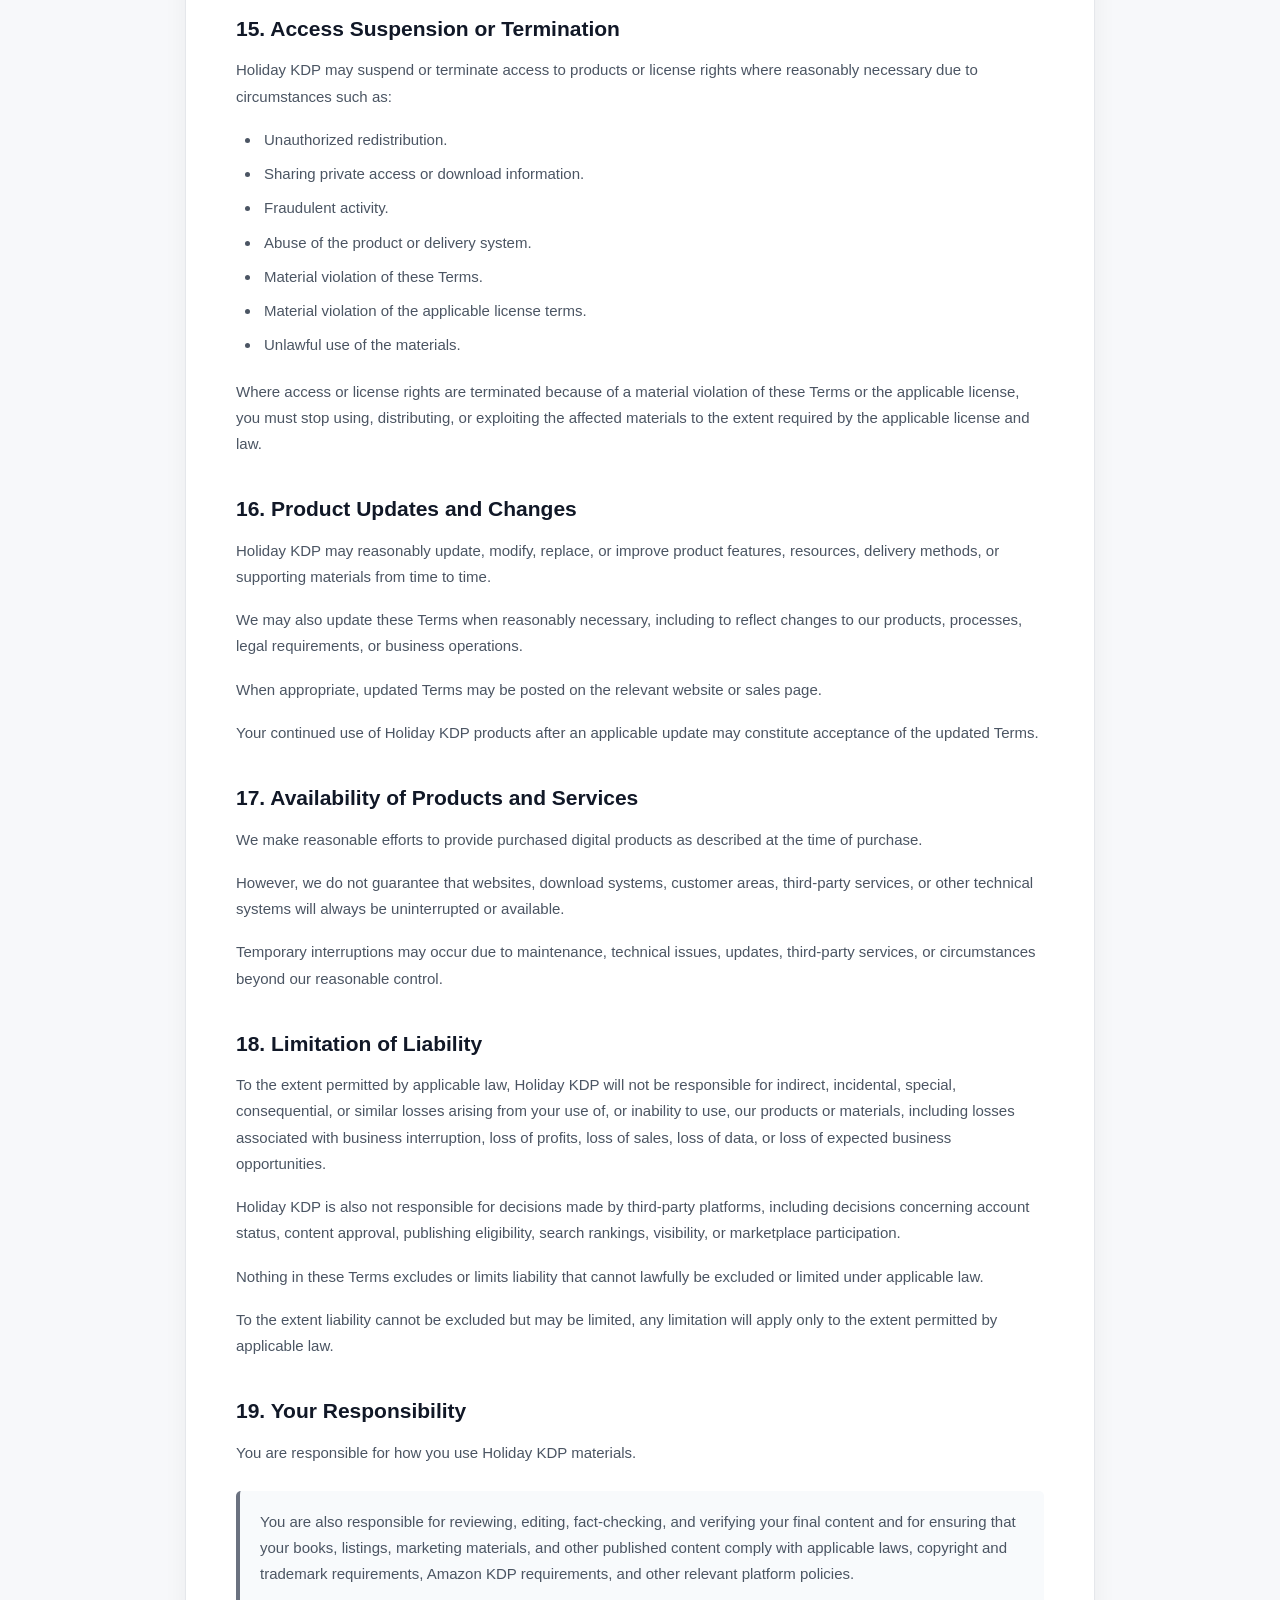
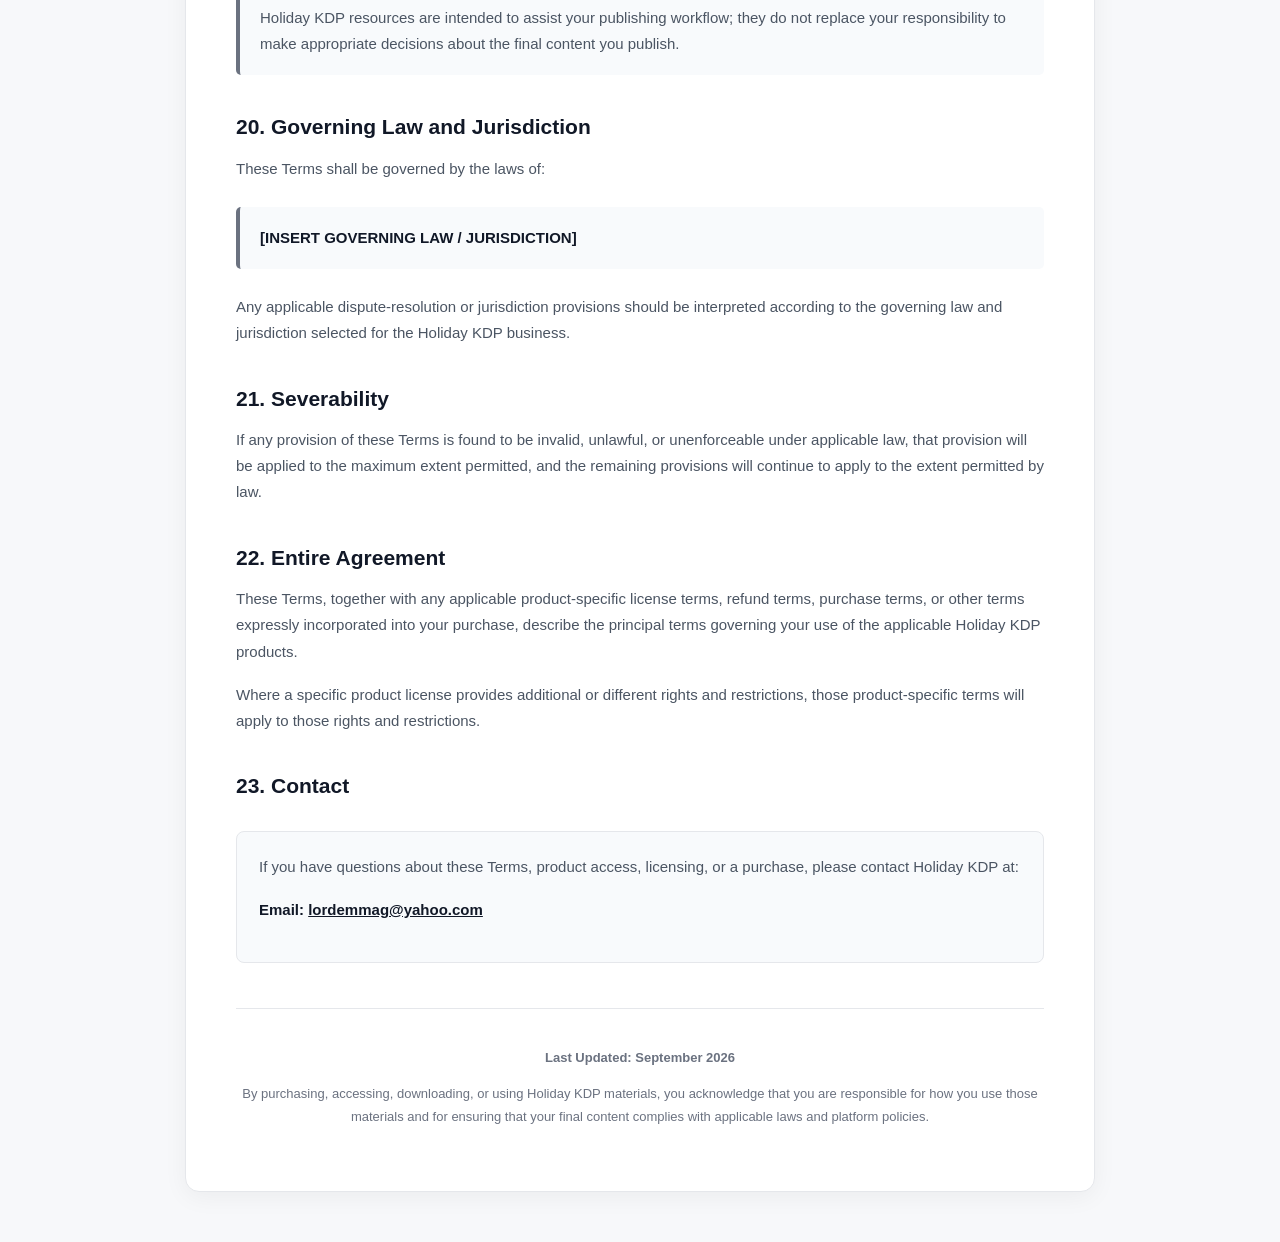
<file: terms.html>
<!DOCTYPE html>
<html lang="en">
<head>
  <meta charset="UTF-8">
  <meta name="viewport" content="width=device-width, initial-scale=1.0">

  <title>Holiday KDP - Terms & Conditions</title>

  <style>
    /* =====================================================
       HOLIDAY KDP — TERMS & CONDITIONS
       CSS IS INCLUDED IN THIS FILE
    ===================================================== */

    :root {
      --primary: #111827;
      --secondary: #4b5563;
      --muted: #6b7280;
      --border: #e5e7eb;
      --background: #f7f8fa;
      --white: #ffffff;
      --accent: #374151;
      --notice-bg: #f8fafc;
    }

    * {
      box-sizing: border-box;
    }

    html {
      scroll-behavior: smooth;
    }

    body {
      margin: 0;
      padding: 0;
      background: var(--background);
      color: var(--secondary);
      font-family: Arial, Helvetica, sans-serif;
      line-height: 1.75;
    }

    /* =====================================================
       MAIN CONTAINER
    ===================================================== */

    .terms-container {
      width: 100%;
      max-width: 950px;
      margin: 50px auto;
      padding: 0 20px;
    }

    /* =====================================================
       TERMS CARD
    ===================================================== */

    .terms-card {
      background: var(--white);
      border: 1px solid var(--border);
      border-radius: 14px;
      padding: 50px;
      box-shadow: 0 5px 25px rgba(0, 0, 0, 0.05);
    }

    /* =====================================================
       HEADER
    ===================================================== */

    .terms-header {
      padding-bottom: 30px;
      margin-bottom: 35px;
      border-bottom: 1px solid var(--border);
    }

    .terms-title {
      margin: 0 0 10px;
      color: var(--primary);
      font-size: 34px;
      line-height: 1.25;
      font-weight: 700;
    }

    .last-updated {
      margin: 0;
      color: var(--muted);
      font-size: 14px;
    }

    /* =====================================================
       CONTENT
    ===================================================== */

    .terms-content {
      font-size: 15px;
    }

    .terms-content h2 {
      margin: 38px 0 14px;
      color: var(--primary);
      font-size: 21px;
      line-height: 1.35;
      font-weight: 700;
    }

    .terms-content h3 {
      margin: 25px 0 10px;
      color: var(--primary);
      font-size: 17px;
      line-height: 1.4;
    }

    .terms-content p {
      margin: 0 0 17px;
    }

    .terms-content strong {
      color: var(--primary);
      font-weight: 700;
    }

    .terms-content ul,
    .terms-content ol {
      margin: 10px 0 20px 25px;
      padding: 0;
    }

    .terms-content li {
      margin-bottom: 8px;
      padding-left: 3px;
    }

    /* =====================================================
       NOTICE BOX
    ===================================================== */

    .notice-box {
      margin: 25px 0;
      padding: 18px 20px;
      background: var(--notice-bg);
      border-left: 4px solid #6b7280;
      border-radius: 5px;
    }

    .notice-box p:last-child {
      margin-bottom: 0;
    }

    /* =====================================================
       PRODUCT BOX
    ===================================================== */

    .product-box {
      margin: 20px 0;
      padding: 20px;
      border: 1px solid var(--border);
      border-radius: 8px;
      background: #fafafa;
    }

    .product-box h3 {
      margin-top: 0;
    }

    /* =====================================================
       CONTACT BOX
    ===================================================== */

    .contact-box {
      margin-top: 30px;
      padding: 22px;
      background: var(--notice-bg);
      border: 1px solid var(--border);
      border-radius: 8px;
    }

    .contact-box a {
      color: var(--primary);
      font-weight: 600;
      text-decoration: underline;
    }

    /* =====================================================
       FOOTER
    ===================================================== */

    .terms-footer {
      margin-top: 45px;
      padding-top: 25px;
      border-top: 1px solid var(--border);
      text-align: center;
      color: var(--muted);
      font-size: 13px;
    }

    /* =====================================================
       BACK TO TOP BUTTON
    ===================================================== */

    #backToTop {
      position: fixed;
      right: 25px;
      bottom: 25px;

      width: 45px;
      height: 45px;

      display: flex;
      align-items: center;
      justify-content: center;

      border: none;
      border-radius: 50%;

      background: var(--primary);
      color: white;

      font-size: 18px;
      cursor: pointer;

      opacity: 0;
      visibility: hidden;

      transition:
        opacity 0.25s ease,
        visibility 0.25s ease,
        transform 0.25s ease;
    }

    #backToTop:hover {
      transform: translateY(-3px);
    }

    #backToTop.show {
      opacity: 1;
      visibility: visible;
    }

    /* =====================================================
       MOBILE RESPONSIVE
    ===================================================== */

    @media (max-width: 768px) {

      .terms-container {
        margin: 25px auto;
        padding: 0 12px;
      }

      .terms-card {
        padding: 30px 22px;
        border-radius: 10px;
      }

      .terms-title {
        font-size: 27px;
      }

      .terms-content {
        font-size: 14px;
        line-height: 1.7;
      }

      .terms-content h2 {
        font-size: 19px;
        margin-top: 32px;
      }

      .terms-content h3 {
        font-size: 16px;
      }

      #backToTop {
        right: 15px;
        bottom: 15px;
      }
    }

    @media (max-width: 480px) {

      .terms-card {
        padding: 25px 17px;
      }

      .terms-title {
        font-size: 24px;
      }

      .terms-content ul,
      .terms-content ol {
        margin-left: 20px;
      }
    }
  </style>
</head>

<body>

  <!-- =====================================================
       HOLIDAY KDP TERMS & CONDITIONS
  ====================================================== -->

  <main class="terms-container">

    <article class="terms-card">

      <!-- HEADER -->

      <header class="terms-header">

        <h1 class="terms-title">
          Holiday KDP Terms &amp; Conditions
        </h1>

        <p class="last-updated">
          <strong>Last Updated: September 2026</strong>
        </p>

      </header>


      <!-- TERMS CONTENT -->

      <div class="terms-content">

        <!-- 1 -->

        <h2>1. Acceptance of Terms</h2>

        <p>
          These Terms &amp; Conditions ("Terms") govern your purchase, access to,
          and use of products and resources provided under the
          <strong>Holiday KDP</strong> brand ("Holiday KDP," "we," "us," or "our").
        </p>

        <p>
          By purchasing, accessing, downloading, or using any Holiday KDP product,
          you acknowledge that you have read, understood, and agreed to these Terms.
          If you do not agree with these Terms, please do not purchase, access,
          download, or use the products.
        </p>

        <p>
          These Terms apply to all Holiday KDP products and resources, including
          the Winter Content Vault, Holiday KDP Master-Pack, Commercial &amp;
          Reseller Rights License, and Done-For-You Holiday Bundle, as well as
          related digital materials supplied with those products.
        </p>


        <!-- 2 -->

        <h2>2. Our Products</h2>

        <p>
          Holiday KDP provides digital tools, resources, templates, prompts,
          educational materials, productivity resources, and publishing-related
          materials intended to assist creators and KDP publishers with developing
          and preparing seasonal book content.
        </p>


        <div class="product-box">

          <h3>2.1 Winter Content Vault</h3>

          <p>
            <strong>Winter Content Vault: 500 AI Prompts for Christmas,
            Hanukkah &amp; New Year KDP Books</strong> is a digital prompt library
            designed to assist KDP publishers in generating seasonal book-content
            ideas and materials using AI tools.
          </p>

          <p>
            The prompts are resources intended to assist your creative and
            publishing workflow. They do not guarantee any particular output,
            publishing result, sales result, or platform approval.
          </p>

        </div>


        <div class="product-box">

          <h3>2.2 Holiday KDP Master-Pack</h3>

          <p>
            <strong>Holiday KDP Master-Pack: Full Book Templates + Batch
            Production System</strong> includes resources such as 1,000+ book
            templates, 60 cover prompts, 7 batch-production meta-prompts, and
            workflow materials intended to help users produce seasonal KDP books
            more efficiently.
          </p>

          <p>
            The materials are provided as productivity and publishing resources.
            They do not guarantee that any particular book will be accepted,
            approved, ranked, or sold.
          </p>

        </div>


        <div class="product-box">

          <h3>2.3 Commercial &amp; Reseller Rights License</h3>

          <p>
            The <strong>Commercial &amp; Reseller Rights License</strong> provides
            commercial and reseller rights to the materials covered by the
            applicable license.
          </p>

          <p>
            The exact rights granted are subject to the specific license terms
            supplied with the product. Purchasing the license does not transfer
            ownership of the underlying Holiday KDP system or intellectual property.
          </p>

          <p>
            Where the license permits, buyers may:
          </p>

          <ul>
            <li>Rebrand the licensed materials.</li>
            <li>Reprice the licensed materials.</li>
            <li>Bundle the licensed materials with other products.</li>
            <li>Resell the licensed materials commercially.</li>
          </ul>

          <p>
            Buyers may not:
          </p>

          <ul>
            <li>Resell, transfer, or sublicense the reseller rights themselves.</li>
            <li>Claim authorship or ownership of the Holiday KDP system itself.</li>
            <li>Misrepresent the origin or ownership of the underlying system.</li>
            <li>Grant customers or third parties rights beyond those provided by the applicable license.</li>
            <li>Use the licensed materials in a manner that infringes applicable intellectual-property rights or violates applicable law.</li>
          </ul>

          <p>
            If there is a conflict between these general Terms and the specific
            Commercial &amp; Reseller Rights License, the specific license terms
            will govern the rights granted under that license.
          </p>

        </div>


        <div class="product-box">

          <h3>2.4 Done-For-You Holiday Bundle</h3>

          <p>
            The <strong>Done-For-You Holiday Bundle</strong> provides
            <strong>10 completed books covering Christmas, Winter, and New Year</strong>,
            together with the applicable Year-Round Seasonal License.
          </p>

          <p>
            <strong>The Done-For-You Bundle does not contain Hanukkah books.</strong>
          </p>

          <p>
            The books are provided as completed publishing resources intended
            to assist with the publishing workflow. Buyers should review the
            supplied files and make any necessary changes before uploading or
            publishing them.
          </p>

        </div>


        <!-- 3 -->

        <h2>3. Digital Product Delivery</h2>

        <p>
          Holiday KDP products are digital products and are delivered electronically.
        </p>

        <p>
          Depending on the product and delivery system, access or download
          instructions may be provided after purchase through email, a customer
          access area, download page, or another electronic delivery method.
        </p>

        <p>You are responsible for:</p>

        <ul>
          <li>Providing a valid email address when purchasing.</li>
          <li>Maintaining access to the email address associated with your purchase.</li>
          <li>Keeping your account or access information secure.</li>
          <li>Following the instructions provided for accessing or downloading your purchased materials.</li>
        </ul>

        <p>
          We are not responsible for delivery problems caused by an incorrect
          email address, inaccessible email account, spam filtering, or other
          circumstances within your control.
        </p>

        <p>
          If you experience a genuine delivery or access problem, please contact
          support using the email address provided at the end of these Terms.
        </p>


        <!-- 4 -->

        <h2>4. License and Permitted Use</h2>

        <p>
          When you purchase a Holiday KDP product, you receive a limited right
          to use the materials included with that specific product according
          to the applicable product terms and license.
        </p>

        <div class="notice-box">

          <p>
            <strong>Important:</strong> Purchasing one Holiday KDP product does
            not automatically give you the rights included with another product.
          </p>

          <p>
            For example, purchasing the Winter Content Vault or Holiday KDP
            Master-Pack does not automatically grant Commercial &amp; Reseller
            Rights unless those rights are expressly included in the purchase.
          </p>

        </div>

        <p>
          You may use purchased materials only in accordance with the rights
          expressly granted to you.
        </p>

        <p>
          You may not assume, transfer, sell, sublicense, or grant rights that
          have not been expressly provided.
        </p>


        <!-- 5 -->

        <h2>5. Commercial &amp; Reseller Rights</h2>

        <p>
          Where a valid Commercial &amp; Reseller Rights License has been
          purchased, the license permits the buyer to commercially use and
          resell the licensed materials within the limits of the applicable
          license.
        </p>

        <p>
          Subject to those license terms, permitted activities may include
          rebranding, repricing, bundling, and commercially reselling the
          licensed materials.
        </p>

        <p>However, the reseller license itself may not be:</p>

        <ul>
          <li>Sold or transferred to another person.</li>
          <li>Represented as the buyer's own original Holiday KDP system.</li>
          <li>Used to misrepresent the source or ownership of the underlying system.</li>
          <li>Used to grant customers rights greater than the rights provided by the license.</li>
        </ul>

        <p>
          The license applies only to the materials and rights expressly
          identified in the applicable license.
        </p>


        <!-- 6 -->

        <h2>6. Intellectual Property</h2>

        <p>
          Holiday KDP and its original materials, branding, systems, written
          content, designs, templates, instructional materials, and other
          intellectual property remain protected by applicable intellectual-property
          laws, except where specific rights are expressly granted to you.
        </p>

        <p>
          Purchasing a Holiday KDP product does <strong>not</strong> transfer
          ownership of the underlying Holiday KDP intellectual property to you.
        </p>

        <p>
          Where a product includes a license allowing commercial use,
          modification, or resale, those rights are limited to the specific
          rights expressly granted by that license.
        </p>


        <!-- 7 -->

        <h2>7. AI-Generated Content</h2>

        <p>
          Some Holiday KDP products contain prompts, meta-prompts, templates,
          or other resources intended for use with artificial-intelligence tools.
        </p>

        <p>
          AI tools may produce results that are inaccurate, incomplete,
          repetitive, unsuitable, or otherwise require revision.
        </p>

        <p>
          You are responsible for reviewing, editing, fact-checking, and
          evaluating any AI-generated material before using, distributing,
          or publishing it.
        </p>

        <p>
          You should not assume that AI-generated content is automatically
          original, accurate, legally suitable, or appropriate for publication.
        </p>


        <!-- 8 -->

        <h2>8. KDP and Publishing Responsibility</h2>

        <p>
          Holiday KDP provides publishing resources, but the buyer remains
          responsible for the final books and content they submit to Amazon KDP
          or any other platform.
        </p>

        <p>Before publishing, you are responsible for reviewing your final materials and ensuring that they comply with applicable:</p>

        <ul>
          <li>Amazon KDP requirements and policies.</li>
          <li>Copyright requirements.</li>
          <li>Trademark rules.</li>
          <li>Content requirements.</li>
          <li>Publishing rules.</li>
          <li>Advertising and marketing requirements.</li>
          <li>Other applicable laws and platform policies.</li>
        </ul>

        <p>
          Holiday KDP does not guarantee that any book or other content created
          using our materials will be accepted or approved by Amazon KDP or
          another platform.
        </p>

        <p>
          Amazon KDP and other third-party platforms may change their requirements,
          policies, review procedures, algorithms, or other operating conditions
          at any time.
        </p>


        <!-- 9 -->

        <h2>9. Done-For-You Books</h2>

        <p>
          The 10 books included in the Done-For-You Holiday Bundle are supplied
          as completed publishing resources.
        </p>

        <p>
          Although the materials are designed to assist with the publishing
          process, buyers should review the files before publication.
        </p>

        <p>This review may include, where applicable:</p>

        <ul>
          <li>Book content.</li>
          <li>Formatting.</li>
          <li>Covers.</li>
          <li>Titles.</li>
          <li>Subtitles.</li>
          <li>Descriptions.</li>
          <li>Keywords.</li>
          <li>Categories.</li>
          <li>Metadata.</li>
          <li>Images and other included elements.</li>
          <li>Accuracy and suitability of the final content.</li>
        </ul>

        <p>
          You are responsible for making any necessary corrections, edits,
          or changes before submitting the final version to KDP or another platform.
        </p>

        <p>
          The final version submitted for publication is your responsibility.
        </p>


        <!-- 10 -->

        <h2>10. No Guarantee of Results</h2>

        <p>
          Holiday KDP does not guarantee any particular business, financial,
          publishing, or marketing result.
        </p>

        <p>We do not guarantee:</p>

        <ul>
          <li>Sales.</li>
          <li>Royalties.</li>
          <li>Profits.</li>
          <li>Rankings.</li>
          <li>Reviews.</li>
          <li>Publishing approval.</li>
          <li>Account approval.</li>
          <li>Traffic.</li>
          <li>Customer demand.</li>
          <li>Visibility.</li>
          <li>Specific business results.</li>
        </ul>

        <p>
          Your results may depend on numerous factors, including your
          implementation, the quality of your finished books, niche selection,
          pricing, covers, keywords, metadata, marketing, competition,
          customer demand, marketplace conditions, platform policies, and
          other factors outside our control.
        </p>

        <p>
          Simply purchasing or using Holiday KDP prompts, templates, books,
          or other resources does not automatically result in sales or
          publishing success.
        </p>


        <!-- 11 -->

        <h2>11. Examples, Demonstrations, and Testimonials</h2>

        <p>
          Any examples, demonstrations, illustrations, hypothetical scenarios,
          sample outcomes, or other examples presented in Holiday KDP marketing
          materials are provided for informational or educational purposes.
        </p>

        <p>
          They should not be interpreted as promises or guarantees of future results.
        </p>

        <p>
          Where testimonials or individual experiences are presented, those
          experiences belong to the individuals concerned. Individual results
          may vary and should not be understood as guaranteed or necessarily
          representative of the results another buyer will achieve.
        </p>


        <!-- 12 -->

        <h2>12. Third-Party Platforms and Services</h2>

        <p>
          Holiday KDP may reference, integrate with, or provide resources
          intended for use with third-party platforms or services, including
          Amazon KDP and AI tools.
        </p>

        <p>
          Third-party platforms and services operate independently from
          Holiday KDP.
        </p>

        <p>We do not control and are not responsible for changes to third-party:</p>

        <ul>
          <li>Policies.</li>
          <li>Terms of service.</li>
          <li>Algorithms.</li>
          <li>Review or approval processes.</li>
          <li>Account decisions.</li>
          <li>Search rankings.</li>
          <li>Availability.</li>
          <li>Features.</li>
          <li>Fees.</li>
          <li>Marketplace conditions.</li>
        </ul>

        <p>
          You are responsible for reviewing and complying with the current
          requirements of any third-party platform you choose to use.
        </p>

        <p>
          Holiday KDP is not affiliated with, endorsed by, sponsored by,
          or officially connected with Amazon or Amazon KDP unless expressly
          stated otherwise.
        </p>


        <!-- 13 -->

        <h2>13. Prohibited Activities</h2>

        <p>
          You agree not to use Holiday KDP products or access rights to:
        </p>

        <ol>
          <li>Infringe copyright, trademark, or other intellectual-property rights.</li>
          <li>Engage in fraudulent or deceptive activity.</li>
          <li>Use the materials for unlawful purposes.</li>
          <li>Misrepresent the origin or ownership of Holiday KDP materials where such representation is not permitted.</li>
          <li>Redistribute or share purchased materials outside the rights granted to you.</li>
          <li>Share private download links or access credentials with unauthorized persons.</li>
          <li>Resell Holiday KDP products without the required commercial or reseller license.</li>
          <li>Resell, transfer, or sublicense reseller rights themselves.</li>
          <li>Grant third parties rights that exceed the rights provided by your license.</li>
          <li>Circumvent reasonable access or security measures used to protect the products.</li>
        </ol>


        <!-- 14 -->

        <h2>14. Refund Policy</h2>

        <p>
          Holiday KDP offers a <strong>7-day refund period</strong> for eligible purchases.
        </p>

        <p>
          Refund requests must be submitted within <strong>7 days of the original
          purchase</strong>, subject to the applicable refund terms for the
          product purchased.
        </p>

        <p>
          To request a refund, contact Holiday KDP using the support email
          provided in the Contact section below and include sufficient information
          to identify your purchase.
        </p>

        <p>
          Refund eligibility will be determined according to the applicable
          refund terms and the circumstances of the request.
        </p>

        <p>
          Nothing in this section is intended to exclude or restrict any
          consumer rights that cannot lawfully be excluded or restricted
          under applicable law.
        </p>


        <!-- 15 -->

        <h2>15. Access Suspension or Termination</h2>

        <p>
          Holiday KDP may suspend or terminate access to products or license
          rights where reasonably necessary due to circumstances such as:
        </p>

        <ul>
          <li>Unauthorized redistribution.</li>
          <li>Sharing private access or download information.</li>
          <li>Fraudulent activity.</li>
          <li>Abuse of the product or delivery system.</li>
          <li>Material violation of these Terms.</li>
          <li>Material violation of the applicable license terms.</li>
          <li>Unlawful use of the materials.</li>
        </ul>

        <p>
          Where access or license rights are terminated because of a material
          violation of these Terms or the applicable license, you must stop
          using, distributing, or exploiting the affected materials to the
          extent required by the applicable license and law.
        </p>


        <!-- 16 -->

        <h2>16. Product Updates and Changes</h2>

        <p>
          Holiday KDP may reasonably update, modify, replace, or improve
          product features, resources, delivery methods, or supporting
          materials from time to time.
        </p>

        <p>
          We may also update these Terms when reasonably necessary, including
          to reflect changes to our products, processes, legal requirements,
          or business operations.
        </p>

        <p>
          When appropriate, updated Terms may be posted on the relevant
          website or sales page.
        </p>

        <p>
          Your continued use of Holiday KDP products after an applicable
          update may constitute acceptance of the updated Terms.
        </p>


        <!-- 17 -->

        <h2>17. Availability of Products and Services</h2>

        <p>
          We make reasonable efforts to provide purchased digital products
          as described at the time of purchase.
        </p>

        <p>
          However, we do not guarantee that websites, download systems,
          customer areas, third-party services, or other technical systems
          will always be uninterrupted or available.
        </p>

        <p>
          Temporary interruptions may occur due to maintenance, technical
          issues, updates, third-party services, or circumstances beyond
          our reasonable control.
        </p>


        <!-- 18 -->

        <h2>18. Limitation of Liability</h2>

        <p>
          To the extent permitted by applicable law, Holiday KDP will not
          be responsible for indirect, incidental, special, consequential,
          or similar losses arising from your use of, or inability to use,
          our products or materials, including losses associated with
          business interruption, loss of profits, loss of sales, loss of
          data, or loss of expected business opportunities.
        </p>

        <p>
          Holiday KDP is also not responsible for decisions made by third-party
          platforms, including decisions concerning account status, content
          approval, publishing eligibility, search rankings, visibility,
          or marketplace participation.
        </p>

        <p>
          Nothing in these Terms excludes or limits liability that cannot
          lawfully be excluded or limited under applicable law.
        </p>

        <p>
          To the extent liability cannot be excluded but may be limited,
          any limitation will apply only to the extent permitted by applicable law.
        </p>


        <!-- 19 -->

        <h2>19. Your Responsibility</h2>

        <p>
          You are responsible for how you use Holiday KDP materials.
        </p>

        <div class="notice-box">

          <p>
            You are also responsible for reviewing, editing, fact-checking,
            and verifying your final content and for ensuring that your books,
            listings, marketing materials, and other published content comply
            with applicable laws, copyright and trademark requirements,
            Amazon KDP requirements, and other relevant platform policies.
          </p>

          <p>
            Holiday KDP resources are intended to assist your publishing
            workflow; they do not replace your responsibility to make
            appropriate decisions about the final content you publish.
          </p>

        </div>


        <!-- 20 -->

        <h2>20. Governing Law and Jurisdiction</h2>

        <p>
          These Terms shall be governed by the laws of:
        </p>

        <div class="notice-box">

          <p>
            <strong>[INSERT GOVERNING LAW / JURISDICTION]</strong>
          </p>

        </div>

        <p>
          Any applicable dispute-resolution or jurisdiction provisions should
          be interpreted according to the governing law and jurisdiction
          selected for the Holiday KDP business.
        </p>


        <!-- 21 -->

        <h2>21. Severability</h2>

        <p>
          If any provision of these Terms is found to be invalid, unlawful,
          or unenforceable under applicable law, that provision will be applied
          to the maximum extent permitted, and the remaining provisions will
          continue to apply to the extent permitted by law.
        </p>


        <!-- 22 -->

        <h2>22. Entire Agreement</h2>

        <p>
          These Terms, together with any applicable product-specific license
          terms, refund terms, purchase terms, or other terms expressly
          incorporated into your purchase, describe the principal terms
          governing your use of the applicable Holiday KDP products.
        </p>

        <p>
          Where a specific product license provides additional or different
          rights and restrictions, those product-specific terms will apply
          to those rights and restrictions.
        </p>


        <!-- 23 -->

        <h2>23. Contact</h2>

        <div class="contact-box">

          <p>
            If you have questions about these Terms, product access, licensing,
            or a purchase, please contact Holiday KDP at:
          </p>

          <p>
            <strong>Email:</strong>
            <a href="mailto:lordemmag@yahoo.com">
              lordemmag@yahoo.com
            </a>
          </p>

        </div>

      </div>


      <!-- FOOTER -->

      <footer class="terms-footer">

        <p>
          <strong>Last Updated: September 2026</strong>
        </p>

        <p>
          By purchasing, accessing, downloading, or using Holiday KDP materials,
          you acknowledge that you are responsible for how you use those materials
          and for ensuring that your final content complies with applicable laws
          and platform policies.
        </p>

      </footer>

    </article>

  </main>


  <!-- BACK TO TOP BUTTON -->

  <button
    id="backToTop"
    type="button"
    aria-label="Back to top"
    title="Back to top"
  >
    ↑
  </button>


  <script>
    /* =====================================================
       HOLIDAY KDP — TERMS & CONDITIONS
       JAVASCRIPT IS INCLUDED IN THIS FILE
    ===================================================== */

    document.addEventListener("DOMContentLoaded", function () {

      const backToTopButton = document.getElementById("backToTop");


      /* ==========================================
         SHOW / HIDE BACK TO TOP BUTTON
      ========================================== */

      window.addEventListener("scroll", function () {

        if (window.scrollY > 500) {
          backToTopButton.classList.add("show");
        } else {
          backToTopButton.classList.remove("show");
        }

      });


      /* ==========================================
         BACK TO TOP FUNCTION
      ========================================== */

      backToTopButton.addEventListener("click", function () {

        window.scrollTo({
          top: 0,
          behavior: "smooth"
        });

      });


      /* ==========================================
         EXTERNAL EMAIL LINK
      ========================================== */

      const emailLinks = document.querySelectorAll(
        'a[href^="mailto:"]'
      );

      emailLinks.forEach(function (link) {

        link.addEventListener("click", function () {
          // Opens the visitor's default email application.
        });

      });

    });
  </script>

</body>
</html>
</file>
<file: Assets/css/style4.css>
/* =========================================================
   HOLIDAY KDP JV PAGE
   MAIN STYLESHEET
========================================================= */

:root {
    --navy: #101b35;
    --navy-dark: #091125;
    --blue: #2457d6;
    --blue-dark: #173fa5;
    --ice: #eef5ff;
    --ice-2: #f7faff;
    --white: #ffffff;
    --text: #1a2335;
    --muted: #657089;
    --border: #dfe6f1;
    --green: #1b9b69;
    --gold: #f0b84a;
    --shadow: 0 20px 50px rgba(16, 27, 53, 0.10);
    --radius: 18px;
    --max-width: 1180px;
}

/* =========================================================
   RESET
========================================================= */

* {
    box-sizing: border-box;
    margin: 0;
    padding: 0;
}

html {
    scroll-behavior: smooth;
}

body {
    font-family: "Inter", sans-serif;
    color: var(--text);
    background: var(--white);
    line-height: 1.65;
}

a {
    color: inherit;
    text-decoration: none;
}

button,
a {
    -webkit-tap-highlight-color: transparent;
}

img {
    max-width: 100%;
    display: block;
}

/* =========================================================
   GLOBAL
========================================================= */

.container {
    width: min(var(--max-width), calc(100% - 40px));
    margin: 0 auto;
}

.narrow {
    max-width: 850px;
}

.section {
    padding: 110px 0;
}

.section-label {
    color: var(--blue);
    font-size: 12px;
    font-weight: 800;
    letter-spacing: 0.16em;
    margin-bottom: 15px;
}

.section-label.light {
    color: #9dbbff;
}

.section-heading {
    max-width: 760px;
    margin-bottom: 55px;
}

.section-heading.center {
    margin-left: auto;
    margin-right: auto;
    text-align: center;
}

.section-heading h2,
.intro-section h2 {
    font-family: "Playfair Display", serif;
    color: var(--navy);
    font-size: clamp(34px, 5vw, 52px);
    line-height: 1.1;
    margin-bottom: 20px;
}

.section-heading p,
.intro-section p {
    color: var(--muted);
    font-size: 17px;
}

.lead {
    font-size: 20px !important;
    margin-bottom: 20px;
}

h1,
h2,
h3,
h4 {
    line-height: 1.15;
}

p + p {
    margin-top: 18px;
}

/* =========================================================
   BUTTONS
========================================================= */

.btn {
    display: inline-flex;
    align-items: center;
    justify-content: center;
    gap: 10px;
    border-radius: 9px;
    padding: 13px 22px;
    font-weight: 800;
    font-size: 14px;
    transition:
        transform 0.2s ease,
        box-shadow 0.2s ease,
        background 0.2s ease;
    border: 1px solid transparent;
}

.btn:hover {
    transform: translateY(-2px);
}

.btn-primary {
    color: var(--white);
    background: var(--blue);
    box-shadow: 0 10px 25px rgba(36, 87, 214, 0.25);
}

.btn-primary:hover {
    background: var(--blue-dark);
    box-shadow: 0 14px 30px rgba(36, 87, 214, 0.32);
}

.btn-secondary {
    color: var(--navy);
    background: var(--white);
    border-color: var(--border);
}

.btn-secondary:hover {
    border-color: var(--blue);
}

.btn-white {
    background: var(--white);
    color: var(--navy);
}

.btn-large {
    padding: 17px 27px;
    font-size: 15px;
}

.btn-small {
    padding: 10px 15px;
    font-size: 12px;
}

/* =========================================================
   HEADER
========================================================= */

.site-header {
    position: sticky;
    top: 0;
    z-index: 1000;
    background: rgba(255, 255, 255, 0.94);
    backdrop-filter: blur(14px);
    border-bottom: 1px solid rgba(223, 230, 241, 0.8);
}

.header-inner {
    height: 76px;
    display: flex;
    align-items: center;
    justify-content: space-between;
    gap: 25px;
}

.brand {
    display: flex;
    align-items: center;
    gap: 10px;
    font-size: 17px;
    font-weight: 900;
    color: var(--navy);
}

.brand-mark {
    width: 36px;
    height: 36px;
    display: grid;
    place-items: center;
    background: var(--navy);
    color: white;
    border-radius: 10px;
}

.desktop-nav {
    display: flex;
    gap: 28px;
    margin-left: auto;
}

.desktop-nav a {
    color: var(--muted);
    font-size: 13px;
    font-weight: 700;
}

.desktop-nav a:hover {
    color: var(--blue);
}

/* =========================================================
   HERO
========================================================= */

.hero {
    position: relative;
    overflow: hidden;
    background:
        radial-gradient(circle at 85% 20%, rgba(77, 128, 255, 0.18), transparent 35%),
        linear-gradient(135deg, #f7faff 0%, #eaf2ff 100%);
    padding: 105px 0 95px;
}

.hero::before {
    content: "";
    position: absolute;
    inset: 0;
    background-image:
        radial-gradient(circle, rgba(36, 87, 214, 0.08) 1px, transparent 1px);
    background-size: 26px 26px;
    pointer-events: none;
}

.hero-grid {
    position: relative;
    z-index: 2;
    display: grid;
    grid-template-columns: 1.05fr 0.95fr;
    align-items: center;
    gap: 80px;
}

.eyebrow {
    display: inline-flex;
    align-items: center;
    padding: 7px 12px;
    border-radius: 999px;
    background: rgba(36, 87, 214, 0.08);
    color: var(--blue);
    font-size: 11px;
    font-weight: 900;
    letter-spacing: 0.16em;
    margin-bottom: 20px;
}

.hero h1 {
    font-family: "Playfair Display", serif;
    color: var(--navy);
    font-size: clamp(44px, 5.7vw, 72px);
    line-height: 1.02;
    letter-spacing: -0.035em;
    max-width: 760px;
}

.hero h1 span {
    color: var(--blue);
}

.hero-text {
    max-width: 690px;
    color: #56637a;
    font-size: 18px;
    margin: 28px 0;
}

.hero-actions {
    display: flex;
    flex-wrap: wrap;
    gap: 12px;
}

.hero-note {
    margin-top: 20px;
    color: var(--muted);
    font-size: 12px;
    display: flex;
    align-items: center;
    gap: 8px;
}

.hero-note span {
    color: var(--green);
    font-weight: 900;
}

.hero-decoration {
    position: absolute;
    color: rgba(36, 87, 214, 0.15);
    font-size: 55px;
}

.hero-decoration-one {
    top: 90px;
    right: 4%;
}

.hero-decoration-two {
    bottom: 30px;
    left: 3%;
}

.hero-decoration-three {
    top: 48%;
    left: 48%;
}

/* =========================================================
   HERO CARD
========================================================= */

.hero-card {
    position: relative;
    border-radius: 25px;
    background: rgba(255, 255, 255, 0.94);
    border: 1px solid rgba(255, 255, 255, 0.9);
    box-shadow: var(--shadow);
    padding: 25px;
    overflow: hidden;
}

.card-glow {
    position: absolute;
    width: 250px;
    height: 250px;
    background: rgba(36, 87, 214, 0.12);
    border-radius: 50%;
    filter: blur(45px);
    top: -100px;
    right: -70px;
}

.hero-card-top {
    position: relative;
    display: flex;
    align-items: center;
    justify-content: space-between;
    color: var(--muted);
    font-size: 10px;
    font-weight: 900;
    letter-spacing: 0.14em;
    padding-bottom: 20px;
    border-bottom: 1px solid var(--border);
}

.status-dot {
    width: 8px;
    height: 8px;
    background: var(--green);
    border-radius: 50%;
    box-shadow: 0 0 0 5px rgba(27, 155, 105, 0.12);
}

.hero-card-main {
    position: relative;
    padding-top: 22px;
}

.funnel-mini-item {
    display: flex;
    align-items: center;
    gap: 15px;
    padding: 16px;
    background: var(--ice-2);
    border: 1px solid var(--border);
    border-radius: 13px;
}

.funnel-mini-item.highlight {
    background: var(--navy);
    border-color: var(--navy);
    color: var(--white);
}

.mini-number {
    width: 37px;
    height: 37px;
    flex: 0 0 37px;
    border-radius: 10px;
    display: grid;
    place-items: center;
    background: var(--white);
    color: var(--blue);
    font-size: 11px;
    font-weight: 900;
}

.funnel-mini-item strong {
    display: block;
    font-size: 14px;
}

.funnel-mini-item small {
    display: block;
    margin-top: 2px;
    color: var(--muted);
    font-size: 11px;
}

.funnel-mini-item.highlight small {
    color: #b9c5dd;
}

.funnel-arrow {
    text-align: center;
    color: var(--blue);
    font-weight: 900;
    padding: 7px;
}

/* =========================================================
   QUICK STATS
========================================================= */

.quick-stats {
    background: var(--navy);
    color: var(--white);
}

.stats-grid {
    display: grid;
    grid-template-columns: repeat(5, 1fr);
}

.stat {
    text-align: center;
    padding: 27px 15px;
    border-right: 1px solid rgba(255,255,255,0.1);
}

.stat:last-child {
    border-right: 0;
}

.stat strong {
    display: block;
    font-size: 27px;
    font-weight: 900;
}

.stat span {
    color: #aebbd4;
    font-size: 11px;
    text-transform: uppercase;
    letter-spacing: 0.08em;
}

/* =========================================================
   INTRO
========================================================= */

.intro-section {
    text-align: center;
}

.intro-section h2 {
    max-width: 750px;
    margin-left: auto;
    margin-right: auto;
}

.progression {
    display: flex;
    align-items: center;
    justify-content: center;
    flex-wrap: wrap;
    gap: 10px;
    margin: 28px 0;
}

.progression span {
    padding: 11px 15px;
    background: var(--ice);
    color: var(--navy);
    border-radius: 8px;
    font-weight: 800;
    font-size: 13px;
}

.progression b {
    color: var(--blue);
}

/* =========================================================
   CTA STRIP
========================================================= */

.cta-strip {
    background: var(--blue);
    color: white;
}

.cta-strip-inner {
    min-height: 130px;
    display: flex;
    align-items: center;
    justify-content: space-between;
    gap: 30px;
}

.cta-small {
    font-size: 10px;
    font-weight: 900;
    letter-spacing: 0.15em;
    opacity: 0.75;
}

.cta-strip h3 {
    font-size: 26px;
    margin-top: 4px;
}

/* =========================================================
   SNAPSHOT
========================================================= */

.snapshot-grid {
    display: grid;
    grid-template-columns: repeat(4, 1fr);
    gap: 18px;
}

.snapshot-card {
    position: relative;
    padding: 27px;
    border: 1px solid var(--border);
    border-radius: var(--radius);
    background: var(--white);
    transition: transform 0.25s ease, box-shadow 0.25s ease;
}

.snapshot-card:hover {
    transform: translateY(-5px);
    box-shadow: var(--shadow);
}

.snapshot-card.featured {
    background: var(--navy);
    color: white;
    border-color: var(--navy);
}

.product-tag {
    color: var(--blue);
    font-size: 10px;
    font-weight: 900;
    letter-spacing: 0.13em;
}

.featured .product-tag {
    color: #a9c1ff;
}

.snapshot-icon {
    font-size: 31px;
    margin: 25px 0 15px;
}

.snapshot-card h3 {
    font-size: 20px;
    margin-bottom: 12px;
}

.snapshot-card p {
    color: var(--muted);
    font-size: 13px;
    margin-bottom: 25px;
}

.snapshot-card.featured p {
    color: #b4bfd5;
}

.snapshot-card a {
    color: var(--blue);
    font-size: 12px;
    font-weight: 900;
}

/* =========================================================
   DARK SECTIONS
========================================================= */

.dark-section {
    background: var(--navy);
    color: white;
}

.dark-section h2 {
    color: white;
}

.dark-section p {
    color: #b7c2d7;
}

/* =========================================================
   TWO COLUMN
========================================================= */

.two-column {
    display: grid;
    grid-template-columns: 0.8fr 1.2fr;
    gap: 100px;
    align-items: start;
}

.two-column h2 {
    font-family: "Playfair Display", serif;
    font-size: clamp(35px, 4.5vw, 55px);
}

.two-column p {
    font-size: 17px;
}

/* =========================================================
   PRODUCTS
========================================================= */

.products-section {
    background: #fbfcff;
}

.product-block {
    display: grid;
    grid-template-columns: 100px 1fr;
    gap: 40px;
    padding: 65px 0;
    border-bottom: 1px solid var(--border);
}

.product-block:last-child {
    border-bottom: 0;
}

.product-number {
    font-family: "Playfair Display", serif;
    font-size: 70px;
    color: #dbe5f7;
    font-weight: 700;
}

.product-content {
    max-width: 900px;
}

.product-topline {
    display: flex;
    align-items: center;
    justify-content: space-between;
    gap: 15px;
    margin-bottom: 15px;
}

.product-topline > span:first-child {
    color: var(--blue);
    font-size: 11px;
    font-weight: 900;
    letter-spacing: 0.15em;
}

.product-badge {
    background: var(--ice);
    color: var(--blue);
    border-radius: 999px;
    padding: 7px 10px;
    font-size: 9px;
    font-weight: 900;
}

.product-content h3 {
    font-family: "Playfair Display", serif;
    color: var(--navy);
    font-size: clamp(28px, 4vw, 43px);
    margin-bottom: 18px;
}

.product-intro {
    color: var(--muted);
    font-size: 17px;
    max-width: 780px;
    margin-bottom: 30px;
}

.feature-grid {
    display: grid;
    grid-template-columns: repeat(4, 1fr);
    gap: 10px;
    margin: 25px 0 35px;
}

.feature-grid > div {
    padding: 17px;
    background: var(--white);
    border: 1px solid var(--border);
    border-radius: 12px;
}

.feature-grid strong {
    display: block;
    color: var(--blue);
    font-size: 25px;
}

.feature-grid span {
    color: var(--muted);
    font-size: 11px;
}

.product-content h4 {
    color: var(--navy);
    font-size: 14px;
    margin: 30px 0 12px;
}

.check-list {
    list-style: none;
    display: grid;
    gap: 9px;
}

.check-list li {
    position: relative;
    padding-left: 25px;
    color: #536078;
    font-size: 13px;
}

.check-list li::before {
    content: "✓";
    position: absolute;
    left: 0;
    color: var(--green);
    font-weight: 900;
}

.two-col {
    grid-template-columns: repeat(2, 1fr);
}

.pill-list {
    display: flex;
    flex-wrap: wrap;
    gap: 8px;
}

.pill-list span,
.seasonal-unlocks span {
    padding: 8px 12px;
    background: var(--white);
    border: 1px solid var(--border);
    border-radius: 999px;
    color: var(--muted);
    font-size: 11px;
    font-weight: 700;
}

.angle-box {
    margin-top: 35px;
    padding: 20px 23px;
    border-left: 4px solid var(--blue);
    background: var(--ice);
    border-radius: 0 12px 12px 0;
}

.angle-box span {
    display: block;
    color: var(--blue);
    text-transform: uppercase;
    font-size: 9px;
    font-weight: 900;
    letter-spacing: 0.15em;
    margin-bottom: 5px;
}

.angle-box strong {
    color: var(--navy);
    font-size: 14px;
}

.feature-list {
    display: grid;
    grid-template-columns: repeat(2, 1fr);
    gap: 10px;
}

.feature-row {
    display: flex;
    gap: 10px;
    padding: 14px;
    background: var(--white);
    border: 1px solid var(--border);
    border-radius: 10px;
}

.feature-row span {
    color: var(--green);
    font-weight: 900;
}

.feature-row strong {
    color: var(--navy);
    font-size: 12px;
}

.rights-grid {
    display: grid;
    grid-template-columns: repeat(4, 1fr);
    gap: 10px;
}

.rights-card {
    padding: 18px;
    background: var(--white);
    border: 1px solid var(--border);
    border-radius: 12px;
}

.rights-card span {
    color: var(--green);
    font-weight: 900;
}

.rights-card strong {
    display: block;
    color: var(--navy);
    margin-top: 8px;
}

.rights-card small {
    display: block;
    color: var(--muted);
    font-size: 10px;
    margin-top: 5px;
}

.notice-box {
    margin-top: 20px;
    padding: 15px 18px;
    background: #fff8e9;
    border: 1px solid #f3dfad;
    color: #6d5522;
    border-radius: 10px;
    font-size: 12px;
}

.featured-product {
    padding: 65px 35px;
    margin: 30px -35px;
    border-radius: 25px;
    background: linear-gradient(135deg, #f0f6ff, #ffffff);
    border: 1px solid #d7e3fa;
}

.book-count {
    display: flex;
    align-items: center;
    gap: 15px;
    margin: 30px 0;
}

.book-count strong {
    font-size: 65px;
    line-height: 1;
    color: var(--blue);
}

.book-count span {
    color: var(--navy);
    font-size: 13px;
    font-weight: 900;
    text-transform: uppercase;
    letter-spacing: 0.08em;
}

.theme-cards {
    display: grid;
    grid-template-columns: repeat(3, 1fr);
    gap: 10px;
}

.theme-cards div {
    display: flex;
    align-items: center;
    gap: 12px;
    padding: 17px;
    background: white;
    border: 1px solid var(--border);
    border-radius: 12px;
}

.theme-cards span {
    font-size: 22px;
    color: var(--blue);
}

.theme-cards strong {
    font-size: 12px;
}

.seasonal-unlocks {
    display: flex;
    flex-wrap: wrap;
    gap: 8px;
}

.small-note {
    color: var(--muted);
    font-size: 11px;
    margin-top: 10px;
}

/* =========================================================
   ANGLES
========================================================= */

.light-section {
    background: var(--ice-2);
}

.angle-grid {
    display: grid;
    grid-template-columns: repeat(5, 1fr);
    gap: 15px;
}

.angle-grid article {
    background: white;
    border: 1px solid var(--border);
    border-radius: 15px;
    padding: 25px;
}

.angle-number {
    color: var(--blue);
    font-size: 11px;
    font-weight: 900;
}

.angle-grid h3 {
    margin: 18px 0 10px;
    font-size: 18px;
}

.angle-grid p {
    color: var(--muted);
    font-size: 12px;
}

/* =========================================================
   AFFILIATE BENEFITS
========================================================= */

.affiliate-section {
    background: white;
}

.sticky-heading {
    position: sticky;
    top: 110px;
}

.sticky-heading p {
    color: var(--muted);
    margin: 20px 0 30px;
}

.affiliate-benefits {
    display: grid;
    gap: 10px;
}

.benefit {
    display: grid;
    grid-template-columns: 55px 1fr;
    gap: 18px;
    padding: 25px;
    border: 1px solid var(--border);
    border-radius: 14px;
}

.benefit > span {
    width: 42px;
    height: 42px;
    display: grid;
    place-items: center;
    border-radius: 10px;
    background: var(--ice);
    color: var(--blue);
    font-weight: 900;
    font-size: 11px;
}

.benefit h3 {
    font-size: 17px;
    margin-bottom: 6px;
}

.benefit p {
    color: var(--muted);
    font-size: 13px;
}

.affiliate-contest-section {
    background: linear-gradient(180deg, #f7faff 0%, #ffffff 100%);
    border-top: 1px solid var(--border);
    border-bottom: 1px solid var(--border);
}

.contest-heading {
    margin-bottom: 30px;
}

.contest-badge {
    display: inline-flex;
    align-items: center;
    justify-content: center;
    margin-bottom: 18px;
    padding: 8px 14px;
    border: 1px solid rgba(36, 87, 214, 0.12);
    border-radius: 999px;
    background: rgba(36, 87, 214, 0.06);
    color: var(--blue);
    font-size: 10px;
    font-weight: 900;
    letter-spacing: 0.16em;
    text-transform: uppercase;
}

.contest-intro {
    max-width: 760px;
    margin: 0 auto 30px;
    text-align: center;
}

.contest-intro p {
    color: var(--muted);
    font-size: 17px;
}

.contest-emphasis {
    margin-top: 16px;
    color: var(--navy) !important;
    font-weight: 700;
}

.contest-highlight-grid {
    display: grid;
    grid-template-columns: repeat(4, 1fr);
    gap: 16px;
    margin-bottom: 28px;
}

.contest-stat {
    padding: 24px 18px;
    background: var(--white);
    border: 1px solid var(--border);
    border-radius: 16px;
    text-align: center;
    box-shadow: 0 10px 24px rgba(16, 27, 53, 0.04);
}

.contest-stat strong {
    display: block;
    color: var(--navy);
    font-size: clamp(26px, 2vw, 38px);
    line-height: 1.08;
    margin-bottom: 6px;
}

.contest-stat span {
    color: var(--muted);
    font-size: 11px;
    font-weight: 800;
    letter-spacing: 0.12em;
    text-transform: uppercase;
}

.contest-window {
    display: grid;
    gap: 8px;
    padding: 28px 24px;
    background: linear-gradient(135deg, var(--navy), #112958);
    border-radius: 22px;
    border: 1px solid rgba(255,255,255,0.08);
    color: white;
    text-align: center;
    box-shadow: var(--shadow);
}

.contest-window span {
    font-size: clamp(18px, 2vw, 30px);
    font-weight: 800;
    letter-spacing: 0.02em;
}

.contest-window strong {
    display: block;
    color: #9bb5ff;
    font-size: 12px;
    letter-spacing: 0.14em;
}

.contest-window small {
    display: block;
    margin-top: 8px;
    color: #d2defa;
    font-size: 12px;
    font-weight: 700;
    letter-spacing: 0.12em;
    text-transform: uppercase;
}

.contest-prizes {
    display: grid;
    grid-template-columns: repeat(5, minmax(0, 1fr));
    gap: 14px;
    margin: 28px 0 30px;
}

.prize-card {
    display: flex;
    flex-direction: column;
    align-items: center;
    justify-content: center;
    min-height: 170px;
    padding: 22px 18px;
    border-radius: 18px;
    border: 1px solid var(--border);
    background: var(--white);
    box-shadow: 0 14px 30px rgba(16, 27, 53, 0.04);
    text-align: center;
}

.prize-card span {
    display: block;
    margin-bottom: 12px;
    color: var(--muted);
    font-size: 10px;
    font-weight: 900;
    letter-spacing: 0.13em;
}

.prize-card strong {
    display: block;
    color: var(--navy);
    font-size: clamp(30px, 2.5vw, 44px);
    line-height: 1;
}

.prize-card-first {
    background: linear-gradient(180deg, #fff7d8, #fffdf7);
    border-color: #f2d788;
}

.prize-card-first strong,
.prize-card-first span {
    color: #7c5a00;
}

.prize-card-second {
    background: linear-gradient(180deg, #eef4ff, #ffffff);
}

.prize-card-third {
    background: linear-gradient(180deg, #f8f9ff, #ffffff);
}

.prize-card-fourth,
.prize-card-fifth {
    background: linear-gradient(180deg, #f4f5f8, #ffffff);
}

.contest-footer {
    display: flex;
    align-items: center;
    justify-content: space-between;
    gap: 20px;
    padding-top: 18px;
}

.contest-total {
    display: inline-flex;
    align-items: baseline;
    gap: 12px;
    color: var(--navy);
}

.contest-total span {
    color: var(--muted);
    font-size: 12px;
    font-weight: 800;
    letter-spacing: 0.12em;
    text-transform: uppercase;
}

.contest-total strong {
    font-size: clamp(28px, 2.5vw, 42px);
    line-height: 1;
    color: var(--blue);
}

.affiliate-contest-section .btn {
    white-space: nowrap;
}

/* =========================================================
   PROMOTION
========================================================= */

.promotion-grid {
    display: grid;
    grid-template-columns: repeat(5, 1fr);
    gap: 15px;
}

.promotion-card {
    padding: 25px;
    border: 1px solid rgba(255,255,255,0.12);
    background: rgba(255,255,255,0.04);
    border-radius: 15px;
}

.promotion-card > span {
    color: #8fb0ff;
    font-size: 9px;
    font-weight: 900;
    letter-spacing: 0.15em;
}

.promotion-card h3 {
    color: white;
    margin: 20px 0 12px;
    font-size: 19px;
}

.promotion-card p {
    color: #b6c2d8;
    font-size: 12px;
}

.promo-hook {
    margin-top: 20px;
    padding-top: 15px;
    border-top: 1px solid rgba(255,255,255,0.1);
    color: #dbe4f5;
    font-size: 11px;
}

.promo-hook strong {
    color: white;
}

/* =========================================================
   EMAIL SWIPES
========================================================= */

.swipes-section {
    background: #f7f9fd;
}

.swipe-card {
    background: white;
    border: 1px solid var(--border);
    border-radius: 18px;
    margin-bottom: 25px;
    overflow: hidden;
}

.swipe-header {
    display: flex;
    justify-content: space-between;
    align-items: center;
    gap: 20px;
    padding: 25px 30px;
    background: var(--navy);
    color: white;
}

.swipe-header span {
    color: #9db8ff;
    font-size: 9px;
    font-weight: 900;
    letter-spacing: 0.15em;
}

.swipe-header h3 {
    font-family: "Playfair Display", serif;
    font-size: 24px;
    margin-top: 5px;
}

.copy-btn {
    border: 1px solid rgba(255,255,255,0.25);
    background: transparent;
    color: white;
    padding: 10px 15px;
    border-radius: 7px;
    font-size: 11px;
    font-weight: 800;
    cursor: pointer;
}

.copy-btn:hover {
    background: white;
    color: var(--navy);
}

.swipe-meta {
    display: flex;
    flex-wrap: wrap;
    gap: 20px;
    padding: 17px 30px;
    background: var(--ice-2);
    color: var(--muted);
    font-size: 11px;
}

.subjects {
    padding: 25px 30px 10px;
    color: var(--muted);
    font-size: 12px;
}

.subjects strong {
    color: var(--navy);
}

.subjects ol {
    margin: 10px 0 0 20px;
}

.email-body {
    padding: 25px 30px;
    color: #45516a;
    font-size: 14px;
    border-top: 1px solid var(--border);
}

.email-body p {
    margin-bottom: 17px;
}

.email-body p:first-child {
    color: var(--navy);
    font-weight: 700;
}

.email-link {
    padding: 13px 16px;
    background: var(--ice);
    color: var(--blue);
    font-weight: 900;
    border-radius: 7px;
}

.placement {
    padding: 15px 30px;
    border-top: 1px solid var(--border);
    background: #fffdf5;
    color: #74643b;
    font-size: 11px;
}

/* =========================================================
   CREATIVE
========================================================= */

.creative-section {
    background: white;
}

.creative-grid {
    display: grid;
    grid-template-columns: repeat(3, 1fr);
    gap: 15px;
}

.creative-item {
    padding: 25px;
    background: var(--ice-2);
    border: 1px solid var(--border);
    border-radius: 14px;
}

.creative-item > span {
    color: var(--blue);
    font-size: 10px;
    font-weight: 900;
}

.creative-item h3 {
    font-size: 17px;
    margin: 15px 0 8px;
}

.creative-item p {
    color: var(--muted);
    font-size: 12px;
}

/* =========================================================
   COMPLIANCE
========================================================= */

.compliance {
    background: #f4f7fc;
    border-top: 1px solid var(--border);
    border-bottom: 1px solid var(--border);
    padding: 75px 0;
}

.compliance-inner {
    display: grid;
    grid-template-columns: 75px 1fr;
    gap: 30px;
    align-items: start;
}

.compliance-icon {
    width: 60px;
    height: 60px;
    display: grid;
    place-items: center;
    border-radius: 50%;
    background: var(--green);
    color: white;
    font-size: 24px;
    font-weight: 900;
}

.compliance h2 {
    font-family: "Playfair Display", serif;
    font-size: 36px;
    color: var(--navy);
}

.compliance p {
    color: var(--muted);
    max-width: 750px;
    margin: 12px 0 25px;
}

.compliance-list {
    display: flex;
    flex-wrap: wrap;
    gap: 8px;
}

.compliance-list span {
    padding: 7px 10px;
    background: white;
    border: 1px solid var(--border);
    border-radius: 999px;
    color: var(--muted);
    font-size: 10px;
    font-weight: 700;
}

/* =========================================================
   FINAL CTA
========================================================= */

.final-cta {
    position: relative;
    overflow: hidden;
    padding: 120px 0;
    text-align: center;
    background:
        radial-gradient(circle at 50% 0%, rgba(73, 123, 255, 0.25), transparent 40%),
        var(--navy-dark);
    color: white;
}

.final-cta-content {
    max-width: 780px;
    margin: 0 auto;
}

.final-cta .eyebrow {
    background: rgba(255,255,255,0.08);
    color: #a7c0ff;
}

.final-cta h2 {
    font-family: "Playfair Display", serif;
    font-size: clamp(40px, 6vw, 65px);
    margin-bottom: 20px;
}

.final-cta p {
    color: #b8c4db;
    font-size: 16px;
    margin-bottom: 30px;
}

.final-note {
    font-size: 11px !important;
    color: #8290ab !important;
    margin-top: 18px !important;
}

/* =========================================================
   FOOTER
========================================================= */

.site-footer {
    background: #060c1b;
    color: white;
    padding: 30px 0;
}

.footer-inner {
    display: grid;
    grid-template-columns: 1fr auto 1fr;
    align-items: center;
    gap: 20px;
}

.footer-inner strong {
    display: block;
    font-size: 14px;
}

.footer-inner > div:first-child span {
    color: #697692;
    font-size: 10px;
}

.footer-links {
    display: flex;
    gap: 20px;
}

.footer-links a {
    color: #8c99b1;
    font-size: 10px;
}

.footer-links a:hover {
    color: white;
}

.copyright {
    text-align: right;
    color: #697692;
    font-size: 10px;
}

/* =========================================================
   RESPONSIVE
========================================================= */

@media (max-width: 1050px) {

    .hero-grid {
        gap: 45px;
    }

    .snapshot-grid {
        grid-template-columns: repeat(2, 1fr);
    }

    .angle-grid,
    .promotion-grid {
        grid-template-columns: repeat(2, 1fr);
    }

    .angle-grid article:last-child,
    .promotion-grid article:last-child {
        grid-column: span 2;
    }

    .rights-grid {
        grid-template-columns: repeat(2, 1fr);
    }

    .two-column {
        gap: 50px;
    }
}

@media (max-width: 800px) {

    .desktop-nav {
        display: none;
    }

    .header-inner {
        height: 68px;
    }

    .header-inner .btn {
        display: none;
    }

    .hero {
        padding: 75px 0;
    }

    .hero-grid,
    .two-column {
        grid-template-columns: 1fr;
    }

    .hero-card {
        max-width: 600px;
        width: 100%;
        margin: 0 auto;
    }

    .stats-grid {
        grid-template-columns: repeat(2, 1fr);
    }

    .stat:nth-child(2) {
        border-right: 0;
    }

    .stat:last-child {
        grid-column: span 2;
        border-top: 1px solid rgba(255,255,255,0.1);
    }

    .cta-strip-inner {
        padding: 30px 0;
        flex-direction: column;
        align-items: flex-start;
    }

    .product-block {
        grid-template-columns: 1fr;
        gap: 10px;
    }

    .product-number {
        font-size: 45px;
    }

    .featured-product {
        margin-left: 0;
        margin-right: 0;
        padding: 45px 25px;
    }

    .sticky-heading {
        position: static;
    }

    .footer-inner {
        grid-template-columns: 1fr;
        text-align: center;
    }

    .footer-links {
        justify-content: center;
        flex-wrap: wrap;
    }

    .copyright {
        text-align: center;
    }
}

@media (max-width: 600px) {

    .container {
        width: min(var(--max-width), calc(100% - 28px));
    }

    .section {
        padding: 75px 0;
    }

    .hero h1 {
        font-size: 42px;
    }

    .hero-text {
        font-size: 16px;
    }

    .hero-actions {
        flex-direction: column;
    }

    .hero-actions .btn {
        width: 100%;
    }

    .progression {
        flex-direction: column;
    }

    .progression b {
        transform: rotate(90deg);
    }

    .snapshot-grid,
    .feature-grid,
    .feature-list,
    .rights-grid,
    .theme-cards,
    .creative-grid,
    .angle-grid,
    .promotion-grid,
    .contest-highlight-grid,
    .contest-prizes {
        grid-template-columns: 1fr;
    }

    .angle-grid article:last-child,
    .promotion-grid article:last-child {
        grid-column: auto;
    }

    .contest-footer {
        flex-direction: column;
        align-items: flex-start;
    }

    .affiliate-contest-section .btn {
        width: 100%;
    }

    .two-col {
        grid-template-columns: 1fr;
    }

    .swipe-header {
        flex-direction: column;
        align-items: flex-start;
    }

    .swipe-meta {
        flex-direction: column;
        gap: 7px;
    }

    .email-body,
    .subjects,
    .placement {
        padding-left: 20px;
        padding-right: 20px;
    }

    .compliance-inner {
        grid-template-columns: 1fr;
    }

    .compliance-icon {
        margin-bottom: 5px;
    }

    .compliance h2 {
        font-size: 31px;
    }
}
</file>
